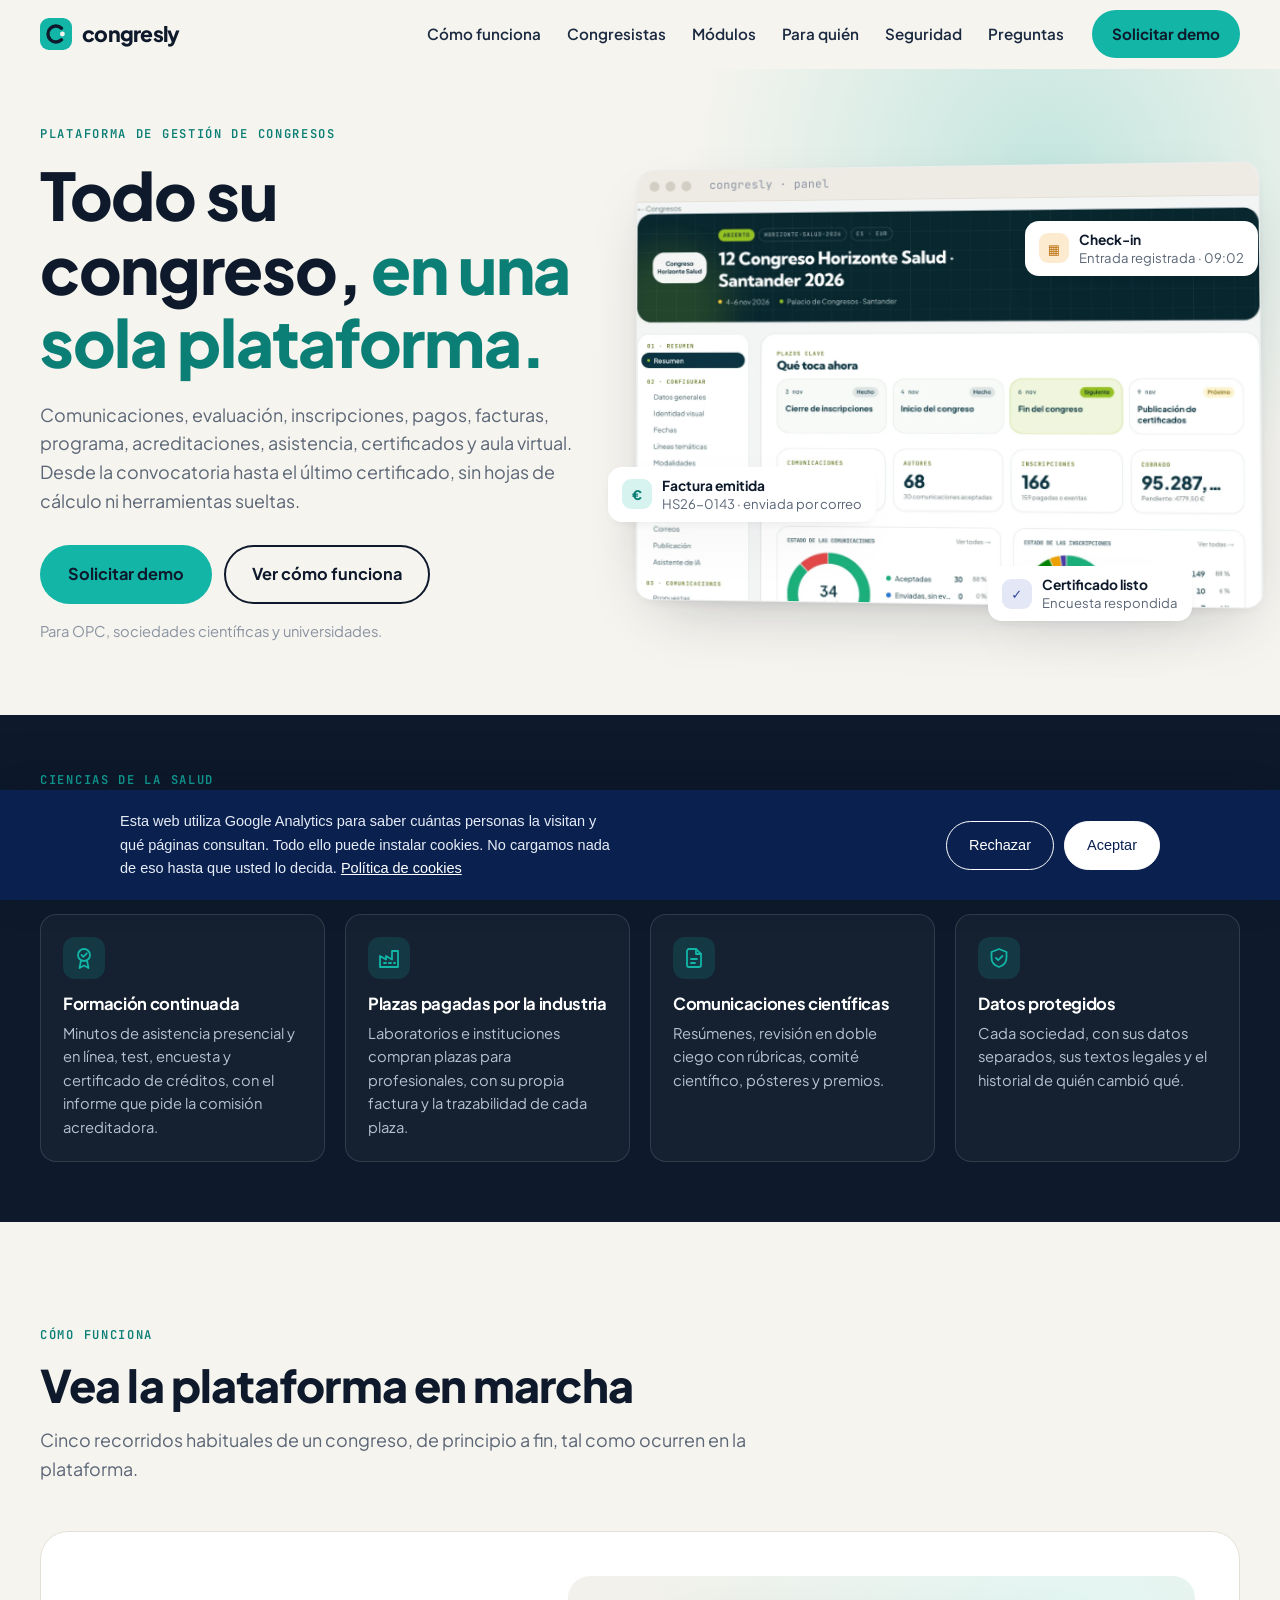
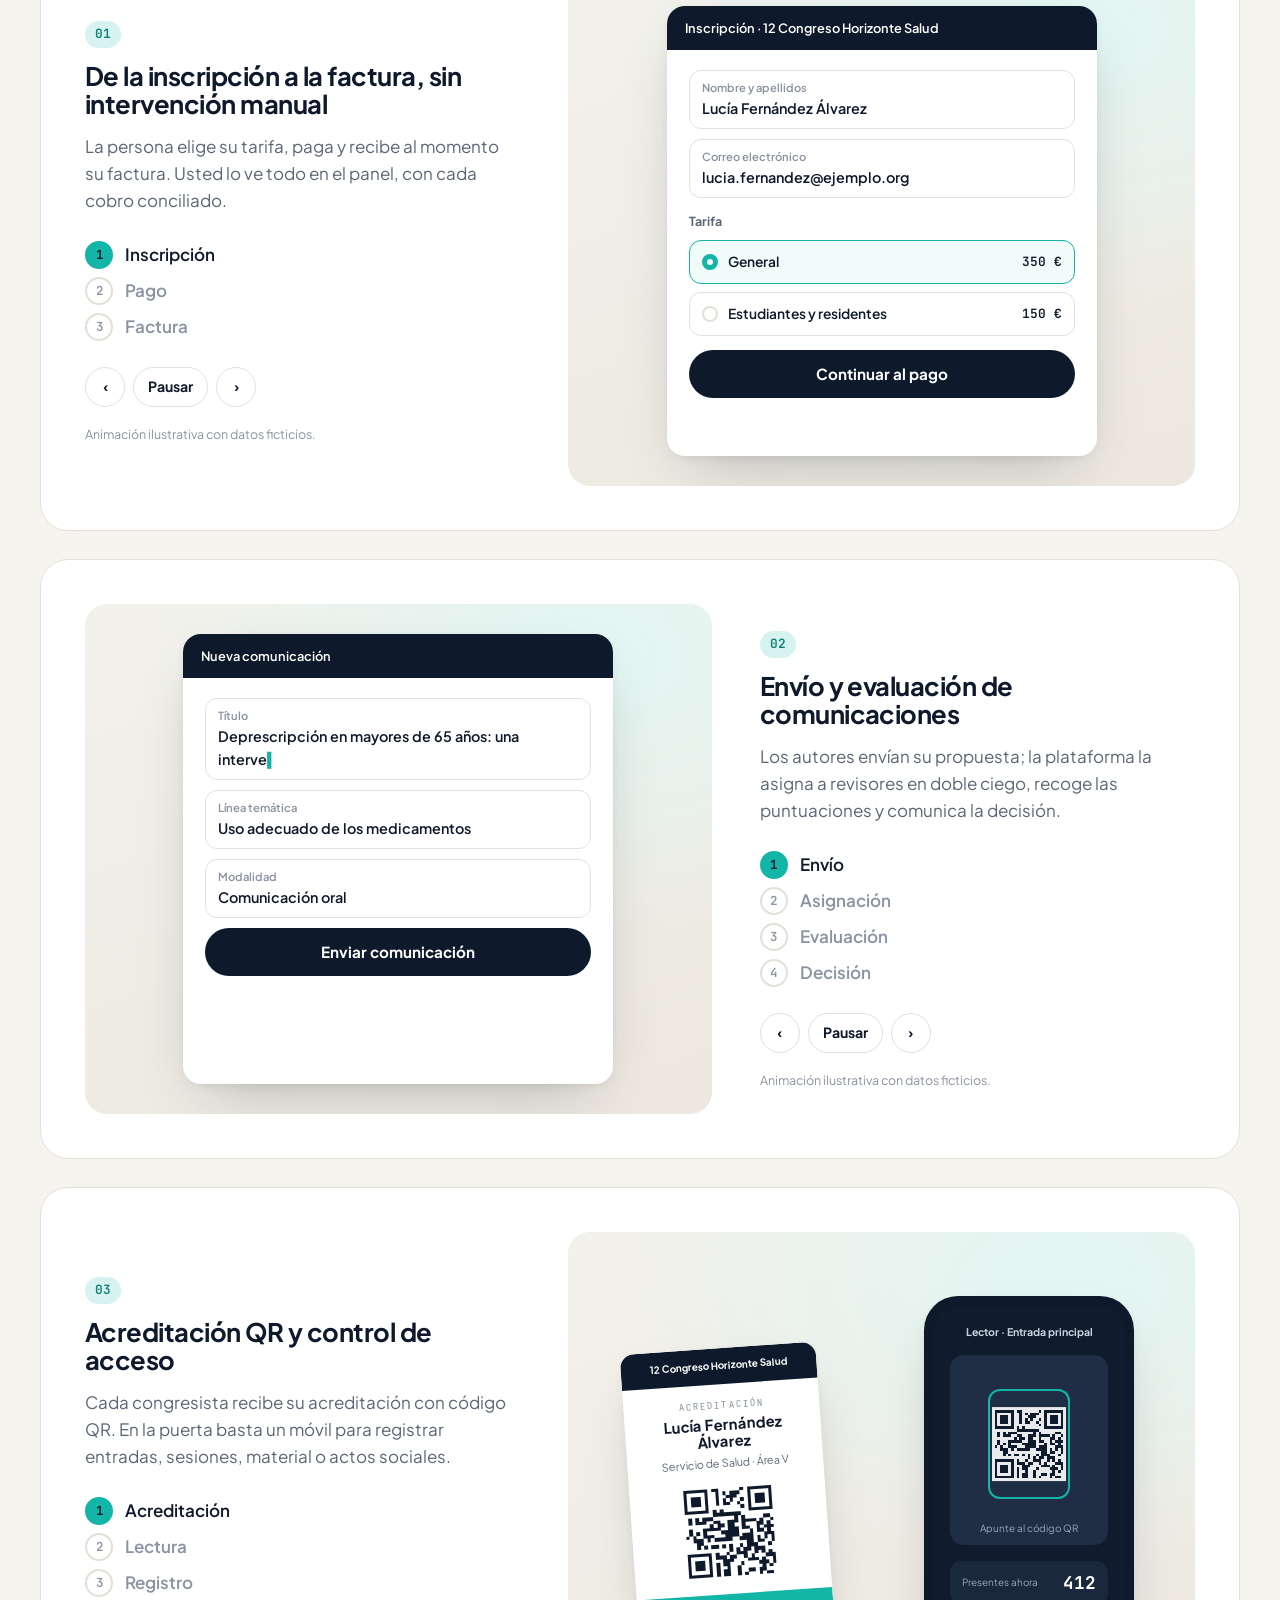
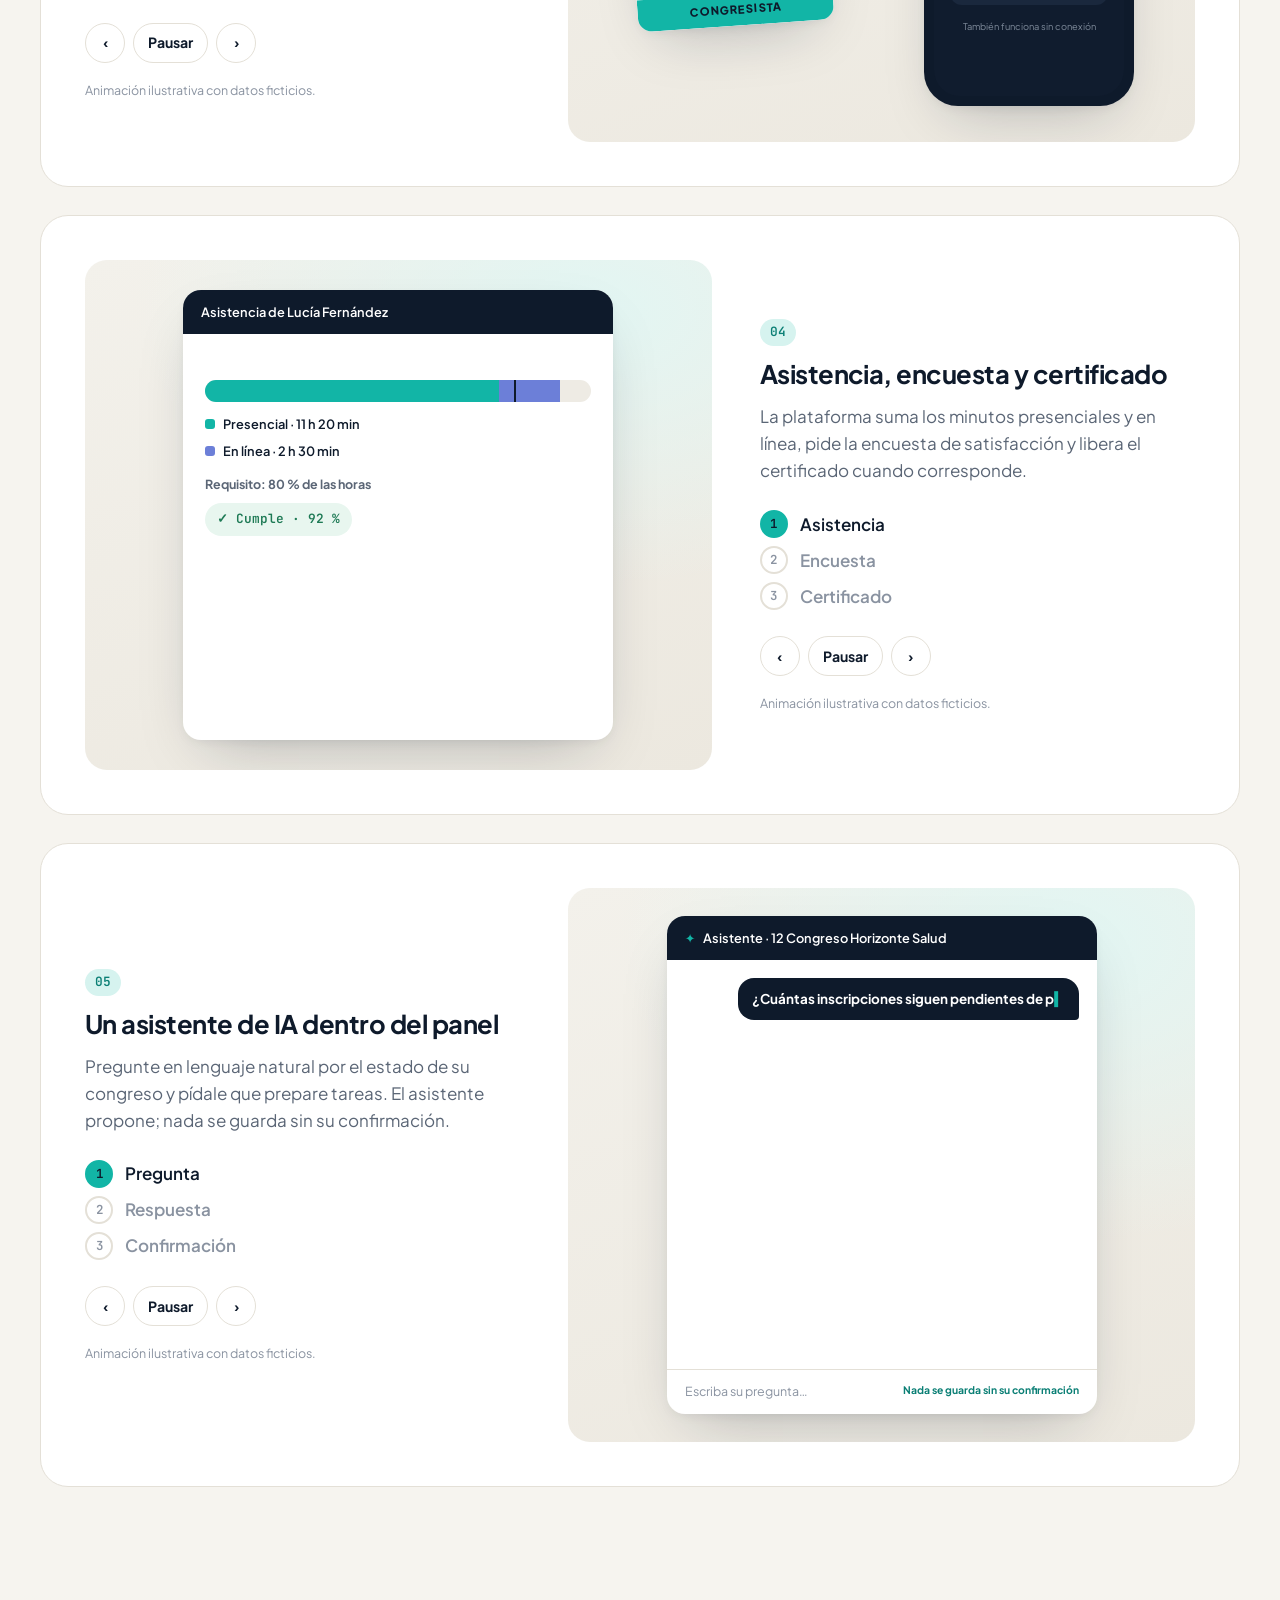
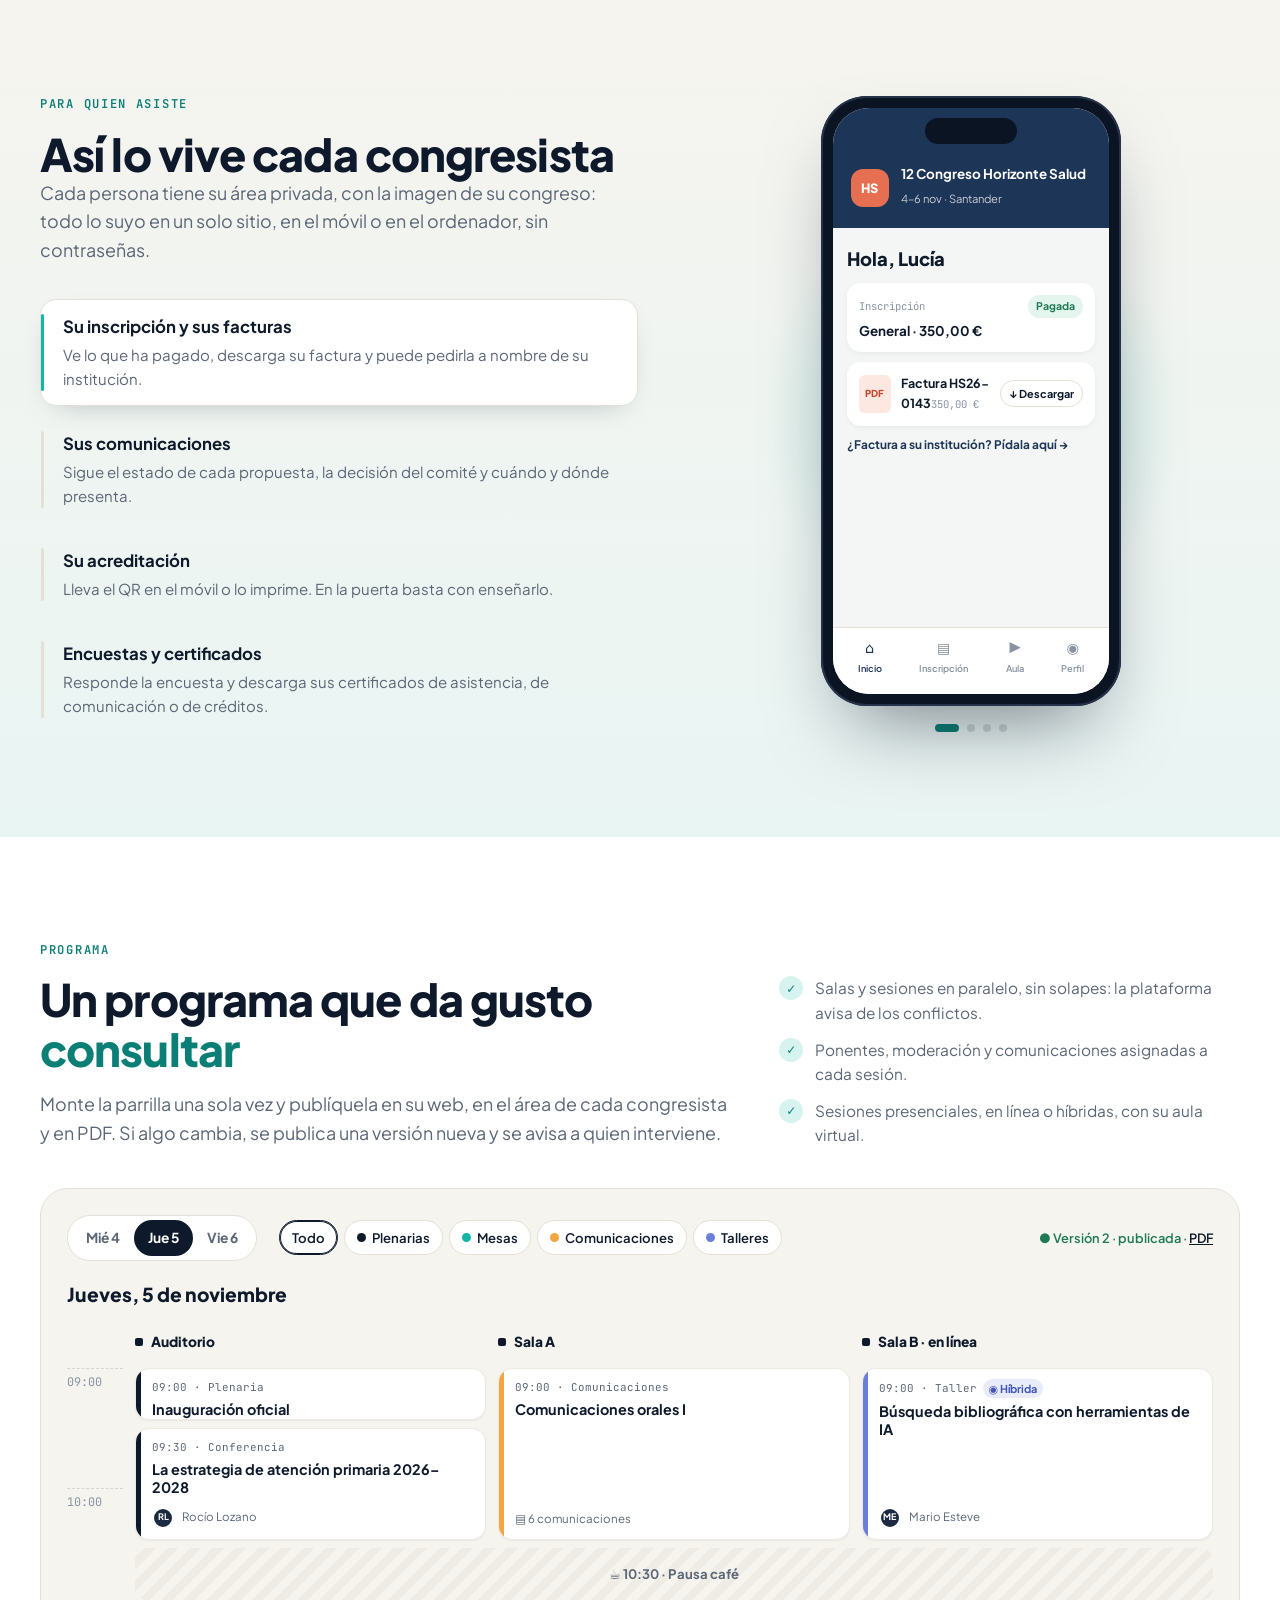
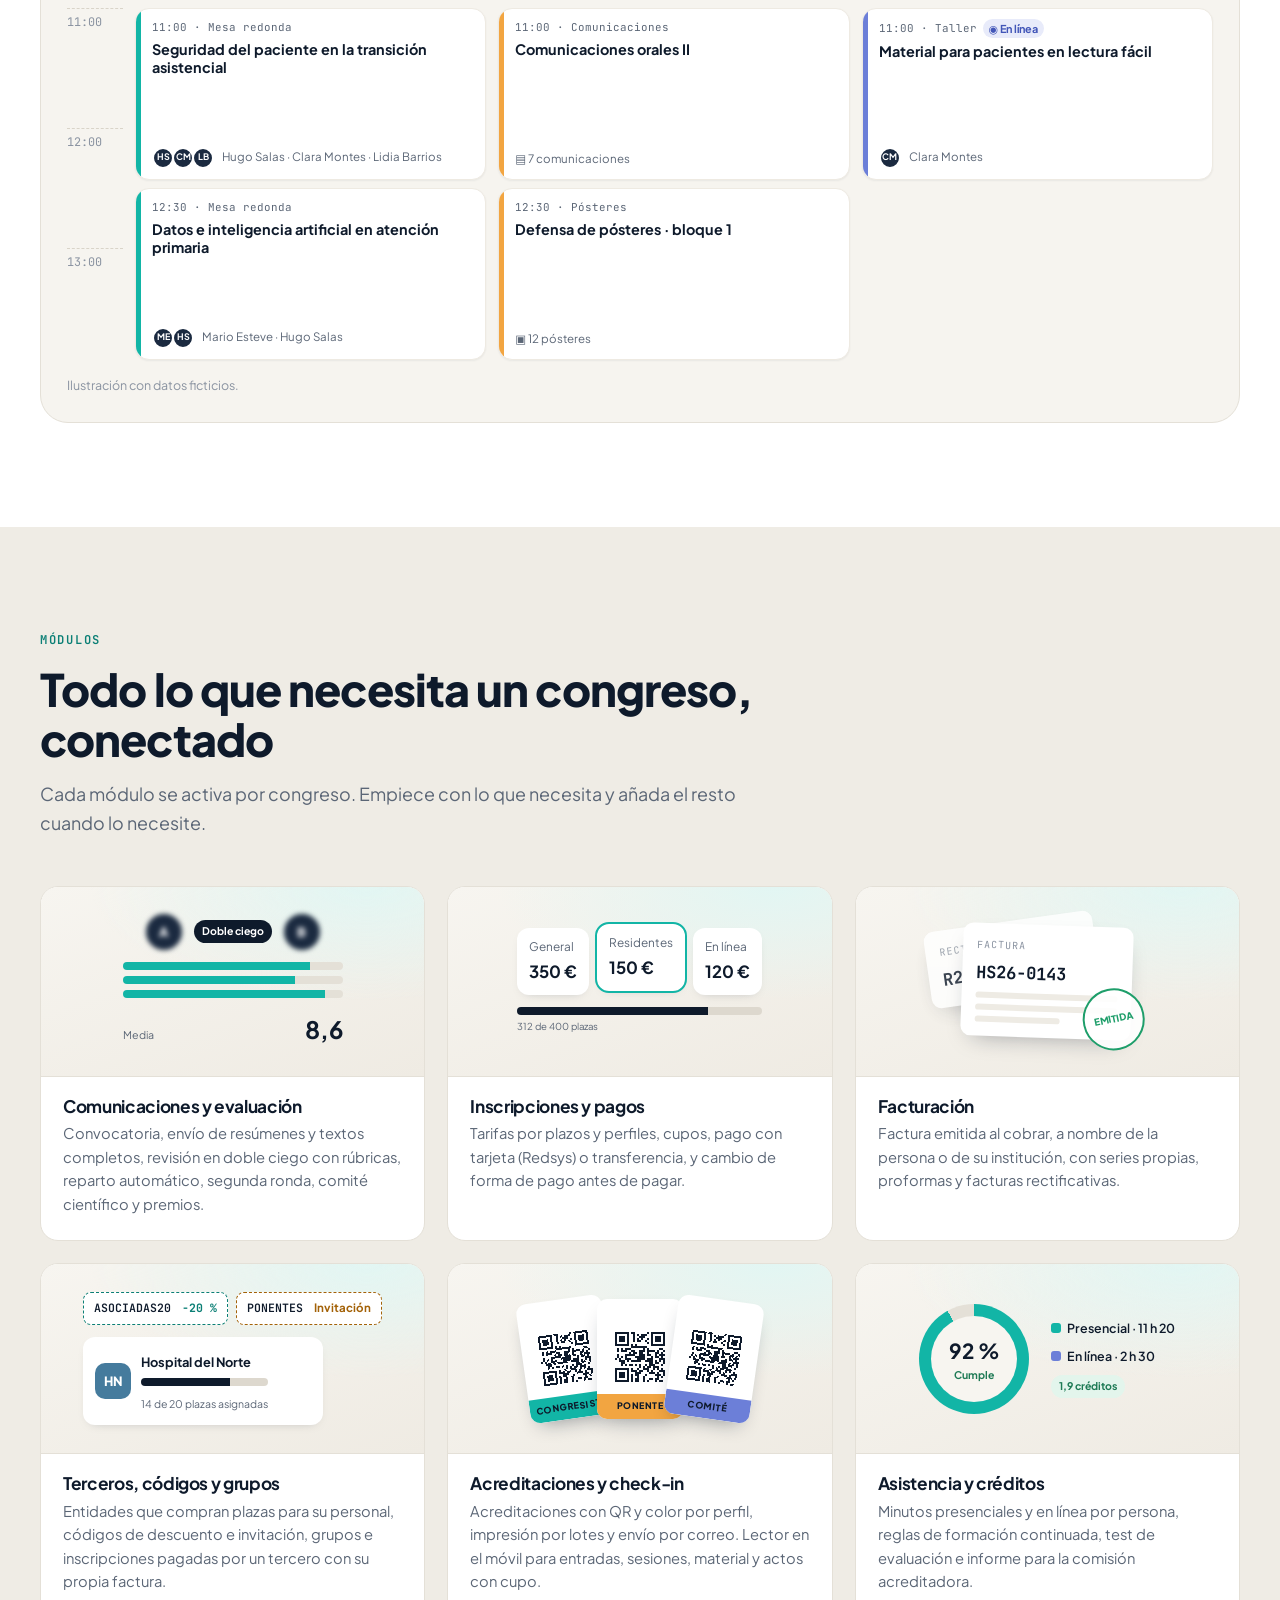
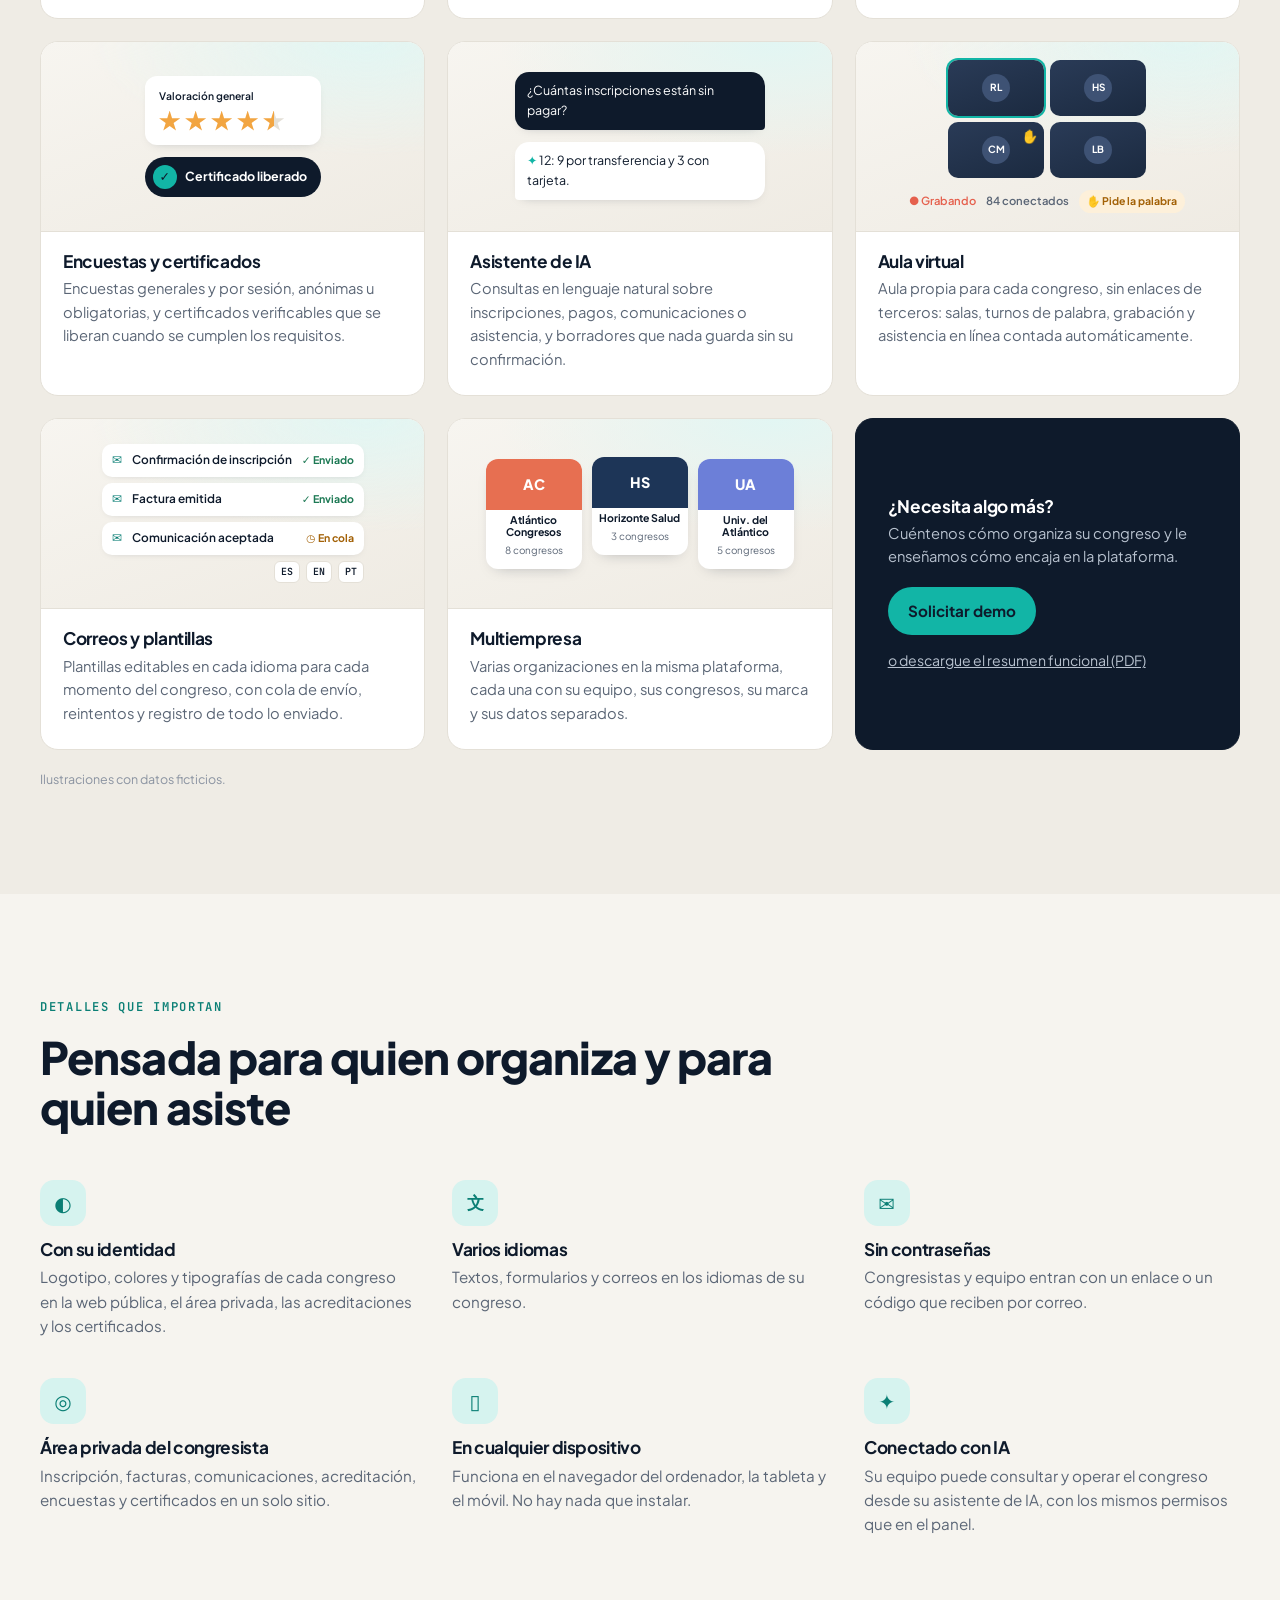
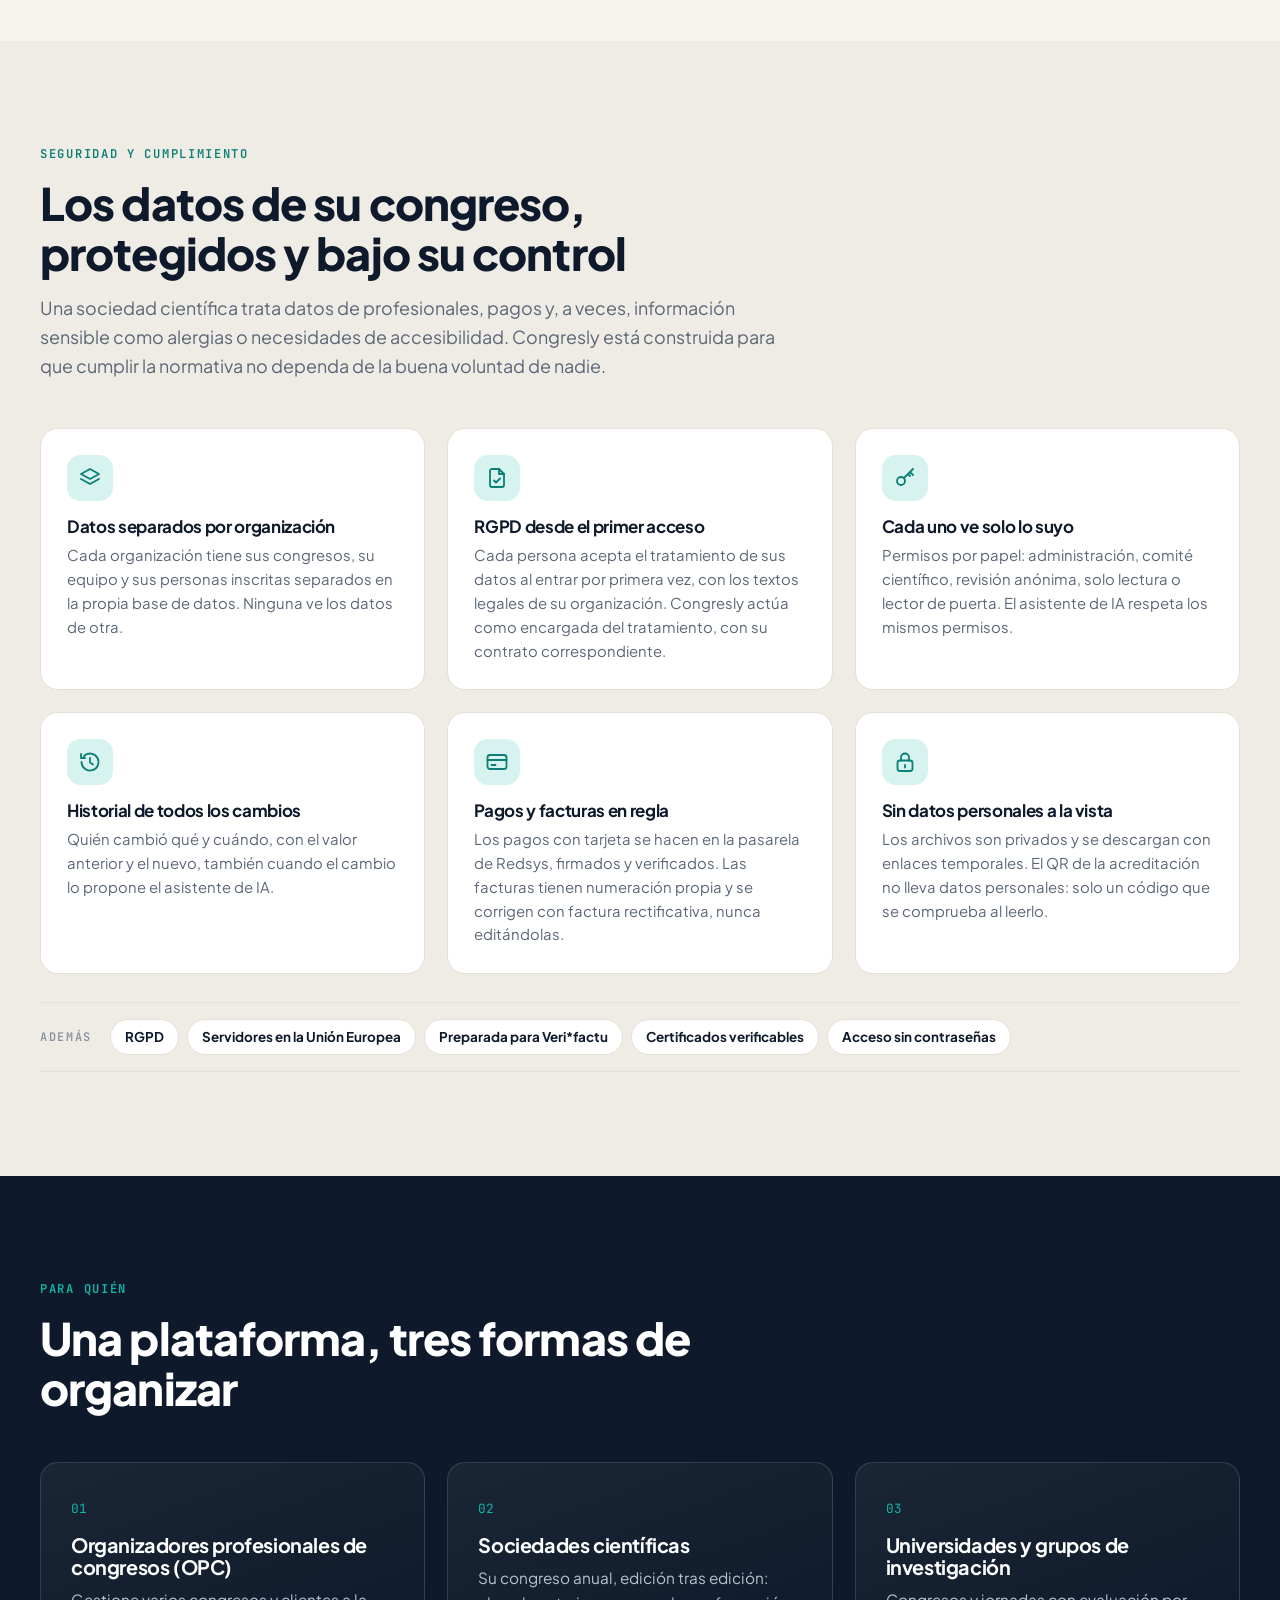
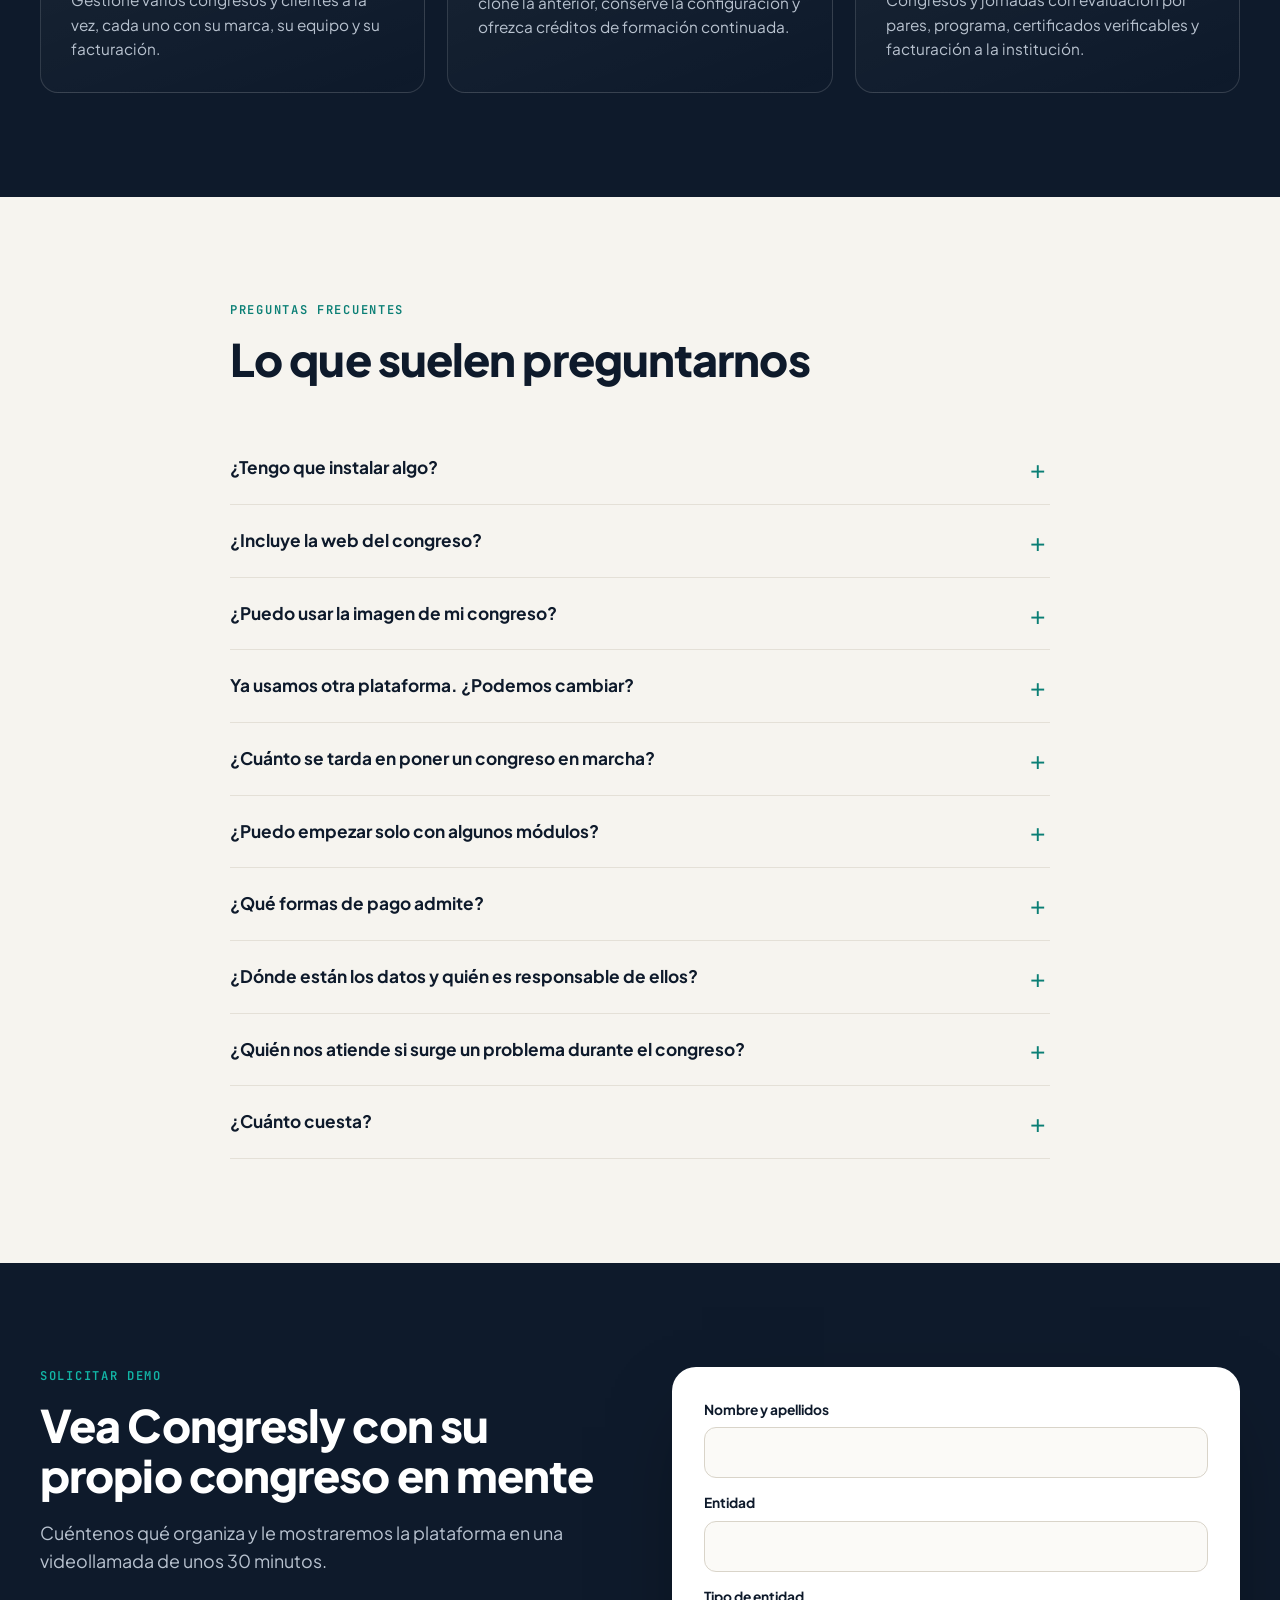
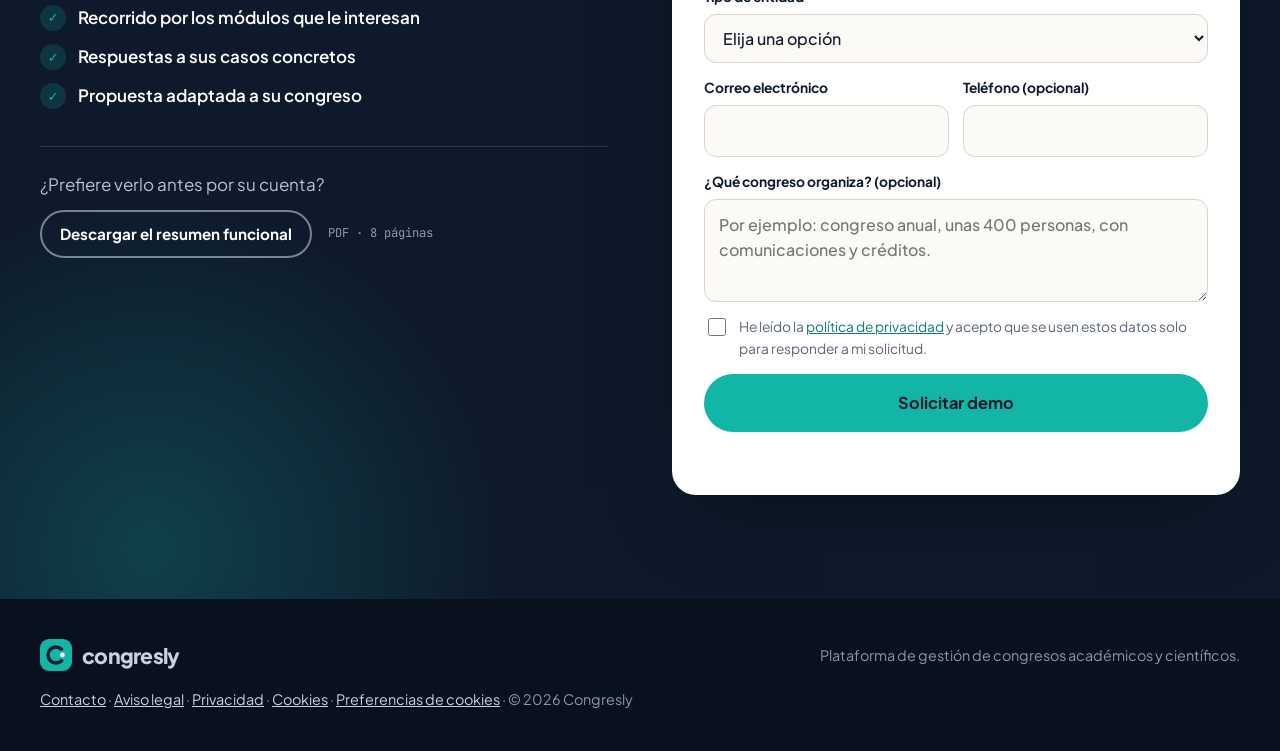
<file: index.html>
<!doctype html>
<html lang="es">
<head>
<meta charset="utf-8">
<meta name="viewport" content="width=device-width, initial-scale=1">
<title>Congresly · Plataforma de gestión de congresos académicos y científicos</title>
<meta name="description" content="Congresly reúne en una sola plataforma comunicaciones y evaluación, inscripciones, pagos, facturas, programa, acreditaciones QR, asistencia, encuestas, certificados y aula virtual. Solicite una demostración.">
<meta name="robots" content="index, follow, max-image-preview:large">
<link rel="canonical" href="https://www.congresly.com/">
<meta property="og:type" content="website">
<meta property="og:site_name" content="Congresly">
<meta property="og:locale" content="es_ES">
<meta property="og:title" content="Congresly · Todo su congreso, en una sola plataforma">
<meta property="og:description" content="Congresly reúne en una sola plataforma comunicaciones y evaluación, inscripciones, pagos, facturas, programa, acreditaciones QR, asistencia, encuestas, certificados y aula virtual. Solicite una demostración.">
<meta property="og:url" content="https://www.congresly.com/">
<meta property="og:image" content="https://www.congresly.com/og.png">
<meta property="og:image:width" content="1200">
<meta property="og:image:height" content="630">
<meta property="og:image:alt" content="Panel de Congresly con el resumen de un congreso">
<meta name="twitter:card" content="summary_large_image">
<meta name="theme-color" content="#0E1A2B">
<link rel="icon" href="favicon.svg" type="image/svg+xml">
<link rel="icon" href="favicon-32.png" sizes="32x32" type="image/png">
<link rel="apple-touch-icon" href="favicon-180.png">
<link rel="preconnect" href="https://fonts.googleapis.com">
<link rel="preconnect" href="https://fonts.gstatic.com" crossorigin>
<link href="https://fonts.googleapis.com/css2?family=Plus+Jakarta+Sans:wght@400;500;600;700;800&family=JetBrains+Mono:wght@500;600&display=swap" rel="stylesheet">
<link rel="stylesheet" href="estilos.css?v=20261105">
<script type="application/ld+json">
{"@context":"https://schema.org","@type":"SoftwareApplication","name":"Congresly","applicationCategory":"BusinessApplication","operatingSystem":"Web","description":"Congresly reúne en una sola plataforma comunicaciones y evaluación, inscripciones, pagos, facturas, programa, acreditaciones QR, asistencia, encuestas, certificados y aula virtual. Solicite una demostración.","url":"https://www.congresly.com/"}
</script>
</head>
<body>
<a class="saltar" href="#contenido">Ir al contenido</a>

<!-- ============ CABECERA ============ -->
<header class="cabecera" id="cabecera">
  <div class="envoltura cabecera__fila">
    <a class="marca" href="#" aria-label="Congresly, inicio">
      <svg class="marca__icono" viewBox="0 0 32 32" aria-hidden="true"><use href="#logo"/></svg>
      <span class="marca__nombre">congresly</span>
    </a>
    <nav class="menu" id="menu" aria-label="Principal">
      <a href="#como">Cómo funciona</a>
      <a href="#congresista">Congresistas</a>
      <a href="#modulos">Módulos</a>
      <a href="#para-quien">Para quién</a>
      <a href="#seguridad">Seguridad</a>
      <a href="#preguntas">Preguntas</a>
      <a class="boton boton--acento menu__cta" href="#demo">Solicitar demo</a>
    </nav>
    <a class="boton boton--acento cabecera__cta" href="#demo">Solicitar demo</a>
    <button class="hamburguesa" id="hamburguesa" aria-controls="menu" aria-expanded="false" data-abrir="Abrir el menú" data-cerrar="Cerrar el menú" aria-label="Abrir el menú"><span></span><span></span></button>
  </div>
</header>

<main id="contenido">

<!-- ============ PORTADA ============ -->
<section class="portada">
  <div class="envoltura portada__rejilla">
    <div class="portada__texto">
      <p class="rotulo">Plataforma de gestión de congresos</p>
      <h1>Todo su congreso, <em>en una sola plataforma.</em></h1>
      <p class="entradilla">Comunicaciones, evaluación, inscripciones, pagos, facturas, programa, acreditaciones, asistencia, certificados y aula virtual. Desde la convocatoria hasta el último certificado, sin hojas de cálculo ni herramientas sueltas.</p>
      <div class="portada__botones">
        <a class="boton boton--acento boton--grande" href="#demo">Solicitar demo</a>
        <a class="boton boton--linea boton--grande" href="#como">Ver cómo funciona</a>
      </div>
      <p class="portada__nota">Para OPC, sociedades científicas y universidades.</p>
    </div>
    <div class="portada__visual">
      <figure class="navegador navegador--portada">
        <div class="navegador__barra" aria-hidden="true"><i></i><i></i><i></i><span>congresly · panel</span></div>
        <img src="img/panel-resumen.webp" width="1400" height="920" alt="Resumen de un congreso en el panel de Congresly: qué toca ahora, comunicaciones, inscripciones y cobros" fetchpriority="high">
      </figure>
      <div class="flotante flotante--1" aria-hidden="true"><b class="punto punto--ok"></b><div><strong>Factura emitida</strong><span>HS26-0143 · enviada por correo</span></div></div>
      <div class="flotante flotante--2" aria-hidden="true"><b class="punto punto--qr"></b><div><strong>Check-in</strong><span>Entrada registrada · 09:02</span></div></div>
      <div class="flotante flotante--3" aria-hidden="true"><b class="punto punto--cert"></b><div><strong>Certificado listo</strong><span>Encuesta respondida</span></div></div>
    </div>
  </div>
</section>

<!-- ============ CIENCIAS DE LA SALUD ============ -->
<section class="salud" id="salud">
  <div class="envoltura">
    <div class="salud__cabeza">
      <div>
        <p class="rotulo rotulo--claro">Ciencias de la salud</p>
        <h2 class="salud__titulo">Pensada para los congresos de las sociedades médicas y sanitarias</h2>
      </div>
      <a class="salud__enlace" href="#seguridad">Cómo protegemos los datos <span aria-hidden="true">→</span></a>
    </div>
    <div class="salud__rejilla">
      <div class="salud__bloque"><span class="salud__icono"><svg class="icono" aria-hidden="true"><use href="#i-creditos"/></svg></span><h3>Formación continuada</h3><p>Minutos de asistencia presencial y en línea, test, encuesta y certificado de créditos, con el informe que pide la comisión acreditadora.</p></div>
      <div class="salud__bloque"><span class="salud__icono"><svg class="icono" aria-hidden="true"><use href="#i-industria"/></svg></span><h3>Plazas pagadas por la industria</h3><p>Laboratorios e instituciones compran plazas para profesionales, con su propia factura y la trazabilidad de cada plaza.</p></div>
      <div class="salud__bloque"><span class="salud__icono"><svg class="icono" aria-hidden="true"><use href="#i-comunicacion"/></svg></span><h3>Comunicaciones científicas</h3><p>Resúmenes, revisión en doble ciego con rúbricas, comité científico, pósteres y premios.</p></div>
      <div class="salud__bloque"><span class="salud__icono"><svg class="icono" aria-hidden="true"><use href="#i-escudo"/></svg></span><h3>Datos protegidos</h3><p>Cada sociedad, con sus datos separados, sus textos legales y el historial de quién cambió qué.</p></div>
    </div>
  </div>
</section>

<!-- ============ CÓMO FUNCIONA (mini-demostraciones) ============ -->
<section class="seccion" id="como">
  <div class="envoltura">
    <header class="seccion__cabeza">
      <p class="rotulo">Cómo funciona</p>
      <h2>Vea la plataforma en marcha</h2>
      <p class="entradilla">Cinco recorridos habituales de un congreso, de principio a fin, tal como ocurren en la plataforma.</p>
    </header>


    <div class="demos">
    <!-- Demo 1: inscripción → pago → factura -->
    <div class="demo" id="d1" data-pasos="3" data-tiempos="3800,4200,4400">
      <div class="demo__texto">
        <span class="demo__num">01</span><h3>De la inscripción a la factura, sin intervención manual</h3>
        <p>La persona elige su tarifa, paga y recibe al momento su factura. Usted lo ve todo en el panel, con cada cobro conciliado.</p>
        <ol class="demo__pasos"><li>Inscripción</li><li>Pago</li><li>Factura</li></ol>
        <div class="demo__mandos"><button class="mando" data-accion="anterior" aria-label="Paso anterior">‹</button><button class="mando mando--pausa" data-accion="pausa" data-pausa="Pausar" data-seguir="Reanudar">Pausar</button><button class="mando" data-accion="siguiente" aria-label="Paso siguiente">›</button></div>
        <p class="demo__aviso">Animación ilustrativa con datos ficticios.</p>
      </div>
      <div class="escenario" aria-hidden="true">
        <div class="ventana">
          <div class="ventana__cabeza">Inscripción · 12 Congreso Horizonte Salud</div>
          <div class="capa capa--p1">
            <label class="campo"><span>Nombre y apellidos</span><b class="escribe" data-texto="Lucía Fernández Álvarez"></b></label>
            <label class="campo"><span>Correo electrónico</span><b class="escribe" data-texto="lucia.fernandez@ejemplo.org" data-retraso="900"></b></label>
            <p class="campo__titulo">Tarifa</p>
            <div class="opciones">
              <div class="opcion opcion--elegida"><i></i>General<em>350 €</em></div>
              <div class="opcion"><i></i>Estudiantes y residentes<em>150 €</em></div>
            </div>
            <div class="boton boton--tinta boton--bloque pulsa">Continuar al pago</div>
          </div>
          <div class="capa capa--p2">
            <p class="campo__titulo">Forma de pago</p>
            <div class="pagos">
              <div class="pago pago--elegido"><span class="pago__icono pago__icono--tarjeta"></span>Tarjeta</div>
              <div class="pago"><span class="pago__icono pago__icono--banco"></span>Transferencia</div>
            </div>
            <div class="tarjeta-pago"><span>•••• •••• •••• 4242</span><span>12/28</span></div>
            <div class="total"><span>Total</span><strong>350,00 €</strong></div>
            <div class="boton boton--acento boton--bloque pago-boton"><span class="pago-boton__a">Pagar 350,00 €</span><span class="pago-boton__b"><i class="girar"></i>Procesando el pago…</span><span class="pago-boton__c">✓ Pago aceptado</span></div>
          </div>
          <div class="capa capa--p3">
            <div class="factura">
              <div class="factura__cabeza"><div><small>Factura</small><strong>HS26-0143</strong></div><span class="sello">Emitida automáticamente</span></div>
              <div class="factura__linea"><span>Inscripción · General</span><span>289,26 €</span></div>
              <div class="factura__linea factura__linea--suave"><span>Base imponible</span><span>289,26 €</span></div>
              <div class="factura__linea factura__linea--suave"><span>IVA 21 %</span><span>60,74 €</span></div>
              <div class="factura__linea factura__linea--total"><span>Total</span><span>350,00 €</span></div>
            </div>
            <p class="aviso-ok aparece" style="--r:.5s">✉ Enviada por correo a la congresista</p>
            <p class="aviso-ok aparece" style="--r:1.1s">◉ En el panel: inscripción pagada y conciliada</p>
          </div>
        </div>
      </div>
    </div>

    <!-- Demo 2: comunicaciones -->
    <div class="demo demo--inversa" id="d2" data-pasos="4" data-tiempos="3800,3200,3800,4200">
      <div class="demo__texto">
        <span class="demo__num">02</span><h3>Envío y evaluación de comunicaciones</h3>
        <p>Los autores envían su propuesta; la plataforma la asigna a revisores en doble ciego, recoge las puntuaciones y comunica la decisión.</p>
        <ol class="demo__pasos"><li>Envío</li><li>Asignación</li><li>Evaluación</li><li>Decisión</li></ol>
        <div class="demo__mandos"><button class="mando" data-accion="anterior" aria-label="Paso anterior">‹</button><button class="mando mando--pausa" data-accion="pausa" data-pausa="Pausar" data-seguir="Reanudar">Pausar</button><button class="mando" data-accion="siguiente" aria-label="Paso siguiente">›</button></div>
        <p class="demo__aviso">Animación ilustrativa con datos ficticios.</p>
      </div>
      <div class="escenario" aria-hidden="true">
        <div class="ventana">
          <div class="ventana__cabeza">Nueva comunicación</div>
          <div class="capa capa--p1">
            <label class="campo campo--alto"><span>Título</span><b class="escribe" data-texto="Deprescripción en mayores de 65 años: una intervención comunitaria"></b></label>
            <label class="campo"><span>Línea temática</span><b>Uso adecuado de los medicamentos</b></label>
            <label class="campo"><span>Modalidad</span><b>Comunicación oral</b></label>
            <div class="boton boton--tinta boton--bloque pulsa">Enviar comunicación</div>
          </div>
          <div class="capa capa--p2">
            <div class="ficha"><span class="etiqueta">Recibida · CO-027</span><strong>Deprescripción en mayores de 65 años: una intervención comunitaria</strong></div>
            <p class="campo__titulo">Asignación automática <span class="etiqueta etiqueta--tinta">Doble ciego</span></p>
            <div class="revisores">
              <div class="revisor aparece" style="--r:.4s"><i>A</i>Revisor A</div>
              <div class="revisor aparece" style="--r:.9s"><i>B</i>Revisora B</div>
            </div>
            <div class="flechas"><span></span><span></span></div>
          </div>
          <div class="capa capa--p3">
            <div class="ficha"><span class="etiqueta">CO-027</span><strong>Deprescripción en mayores de 65 años: una intervención comunitaria</strong></div>
            <div class="barras">
              <div class="barra"><span>Originalidad</span><i style="--v:86%"></i><b>8,5</b></div>
              <div class="barra"><span>Metodología</span><i style="--v:82%"></i><b>8,2</b></div>
              <div class="barra"><span>Relevancia</span><i style="--v:92%"></i><b>9,1</b></div>
            </div>
            <div class="total"><span>Media</span><strong>8,6</strong></div>
          </div>
          <div class="capa capa--p4">
            <div class="decision"><span class="decision__icono">✓</span><div><strong>Aceptada</strong><span>Comunicación oral · Sala A, jueves 10:30</span></div></div>
            <p class="aviso-ok aparece" style="--r:.6s">✉ Notificación enviada a los autores</p>
          </div>
        </div>
      </div>
    </div>

    <!-- Demo 3: acreditación QR -->
    <div class="demo" id="d3" data-pasos="3" data-tiempos="3400,3000,4600">
      <div class="demo__texto">
        <span class="demo__num">03</span><h3>Acreditación QR y control de acceso</h3>
        <p>Cada congresista recibe su acreditación con código QR. En la puerta basta un móvil para registrar entradas, sesiones, material o actos sociales.</p>
        <ol class="demo__pasos"><li>Acreditación</li><li>Lectura</li><li>Registro</li></ol>
        <div class="demo__mandos"><button class="mando" data-accion="anterior" aria-label="Paso anterior">‹</button><button class="mando mando--pausa" data-accion="pausa" data-pausa="Pausar" data-seguir="Reanudar">Pausar</button><button class="mando" data-accion="siguiente" aria-label="Paso siguiente">›</button></div>
        <p class="demo__aviso">Animación ilustrativa con datos ficticios.</p>
      </div>
      <div class="escenario escenario--qr" aria-hidden="true">
        <div class="acreditacion">
          <div class="acreditacion__franja">12 Congreso Horizonte Salud</div>
          <div class="acreditacion__cuerpo">
            <small>Acreditación</small>
            <strong>Lucía Fernández Álvarez</strong>
            <span>Servicio de Salud · Área V</span>
            <div class="qr"></div>
          </div>
          <div class="acreditacion__rol">Congresista</div>
        </div>
        <div class="movil">
          <div class="movil__pantalla">
            <div class="movil__cabeza">Lector · Entrada principal</div>
            <div class="visor"><div class="visor__marco"></div><div class="visor__linea"></div><div class="qr qr--peq"></div><p>Apunte al código QR</p></div>
            <div class="lectura-ok"><span>✓</span><strong>Entrada registrada</strong><small>Lucía Fernández · 09:02</small></div>
            <div class="contador"><small>Presentes ahora</small><b class="contador__a">412</b><b class="contador__b">413</b></div>
            <p class="movil__nota">También funciona sin conexión</p>
          </div>
        </div>
      </div>
    </div>

    <!-- Demo 4: asistencia → encuesta → certificado -->
    <div class="demo demo--inversa" id="d4" data-pasos="3" data-tiempos="3800,4000,4600">
      <div class="demo__texto">
        <span class="demo__num">04</span><h3>Asistencia, encuesta y certificado</h3>
        <p>La plataforma suma los minutos presenciales y en línea, pide la encuesta de satisfacción y libera el certificado cuando corresponde.</p>
        <ol class="demo__pasos"><li>Asistencia</li><li>Encuesta</li><li>Certificado</li></ol>
        <div class="demo__mandos"><button class="mando" data-accion="anterior" aria-label="Paso anterior">‹</button><button class="mando mando--pausa" data-accion="pausa" data-pausa="Pausar" data-seguir="Reanudar">Pausar</button><button class="mando" data-accion="siguiente" aria-label="Paso siguiente">›</button></div>
        <p class="demo__aviso">Animación ilustrativa con datos ficticios.</p>
      </div>
      <div class="escenario" aria-hidden="true">
        <div class="ventana">
          <div class="ventana__cabeza">Asistencia de Lucía Fernández</div>
          <div class="capa capa--p1">
            <div class="asistencia">
              <div class="asistencia__barra"><i class="asistencia__pres"></i><i class="asistencia__linea"></i><span class="asistencia__umbral"></span></div>
              <div class="leyenda"><span><i class="l-pres"></i>Presencial · 11 h 20 min</span><span><i class="l-lin"></i>En línea · 2 h 30 min</span></div>
              <p class="campo__titulo">Requisito: 80 % de las horas</p>
              <span class="etiqueta etiqueta--ok aparece" style="--r:2.2s">✓ Cumple · 92 %</span>
            </div>
          </div>
          <div class="capa capa--p2">
            <p class="campo__titulo">Encuesta de satisfacción <span class="etiqueta">Respuestas anónimas</span></p>
            <div class="pregunta"><span>Valoración general del congreso</span><div class="estrellas estrellas--1"><i></i><i></i><i></i><i></i><i></i></div></div>
            <div class="pregunta"><span>Utilidad para su práctica</span><div class="estrellas estrellas--2"><i></i><i></i><i></i><i></i><i></i></div></div>
            <div class="boton boton--tinta boton--bloque pulsa pulsa--tarde">Enviar respuestas</div>
          </div>
          <div class="capa capa--p3">
            <div class="certificado">
              <div class="certificado__sello">✓</div>
              <strong>Certificado de asistencia</strong>
              <span>12 Congreso Horizonte Salud · 4 al 6 de noviembre</span>
              <div class="certificado__estado"><s>Responda antes la encuesta</s></div>
              <div class="boton boton--acento boton--bloque aparece" style="--r:.8s">↓ Descargar certificado (PDF)</div>
              <small class="aparece" style="--r:1.2s">Con código de verificación</small>
            </div>
          </div>
        </div>
      </div>
    </div>

    <!-- Demo 5: asistente de IA -->
    <div class="demo" id="d5" data-pasos="3" data-tiempos="3600,4400,5200">
      <div class="demo__texto">
        <span class="demo__num">05</span><h3>Un asistente de IA dentro del panel</h3>
        <p>Pregunte en lenguaje natural por el estado de su congreso y pídale que prepare tareas. El asistente propone; nada se guarda sin su confirmación.</p>
        <ol class="demo__pasos"><li>Pregunta</li><li>Respuesta</li><li>Confirmación</li></ol>
        <div class="demo__mandos"><button class="mando" data-accion="anterior" aria-label="Paso anterior">‹</button><button class="mando mando--pausa" data-accion="pausa" data-pausa="Pausar" data-seguir="Reanudar">Pausar</button><button class="mando" data-accion="siguiente" aria-label="Paso siguiente">›</button></div>
        <p class="demo__aviso">Animación ilustrativa con datos ficticios.</p>
      </div>
      <div class="escenario" aria-hidden="true">
        <div class="ventana ventana--chat">
          <div class="ventana__cabeza"><span class="destello">✦</span> Asistente · 12 Congreso Horizonte Salud</div>
          <div class="chat">
            <div class="burbuja burbuja--yo"><b class="escribe" data-texto="¿Cuántas inscripciones siguen pendientes de pago?"></b></div>
            <div class="burbuja burbuja--ia burbuja--r1"><span class="puntos"><i></i><i></i><i></i></span><p>Hay <strong>12 inscripciones pendientes</strong>: 9 por transferencia y 3 con tarjeta sin completar. La más antigua es de hace 18 días.</p></div>
            <div class="burbuja burbuja--ia burbuja--r2"><p>¿Quiere que prepare un borrador de correo para recordar el pago a estas 12 personas?</p>
              <div class="accion"><span>Borrador: «Recordatorio de pago»</span><div><em class="accion__no">Cancelar</em><em class="accion__si">Guardar borrador</em></div></div>
            </div>
            <div class="burbuja burbuja--ok">✓ Borrador guardado en Correos, listo para que lo revise.</div>
          </div>
          <div class="chat__entrada"><span>Escriba su pregunta…</span><small>Nada se guarda sin su confirmación</small></div>
        </div>
      </div>
    </div>
    </div>
  </div>
</section>

<!-- ============ ASÍ LO VIVE EL CONGRESISTA ============ -->
<section class="seccion seccion--persona" id="congresista">
  <div class="envoltura persona">
    <div class="persona__texto">
      <p class="rotulo">Para quien asiste</p>
      <h2>Así lo vive cada congresista</h2>
      <p class="entradilla">Cada persona tiene su área privada, con la imagen de su congreso: todo lo suyo en un solo sitio, en el móvil o en el ordenador, sin contraseñas.</p>
      <ol class="persona__lista" id="persona-lista">
        <li><button type="button" data-pantalla="1" aria-pressed="true"><strong>Su inscripción y sus facturas</strong><span>Ve lo que ha pagado, descarga su factura y puede pedirla a nombre de su institución.</span></button></li>
        <li><button type="button" data-pantalla="2" aria-pressed="false"><strong>Sus comunicaciones</strong><span>Sigue el estado de cada propuesta, la decisión del comité y cuándo y dónde presenta.</span></button></li>
        <li><button type="button" data-pantalla="3" aria-pressed="false"><strong>Su acreditación</strong><span>Lleva el QR en el móvil o lo imprime. En la puerta basta con enseñarlo.</span></button></li>
        <li><button type="button" data-pantalla="4" aria-pressed="false"><strong>Encuestas y certificados</strong><span>Responde la encuesta y descarga sus certificados de asistencia, de comunicación o de créditos.</span></button></li>
      </ol>
    </div>
    <div class="persona__visual" aria-hidden="true">
      <div class="telefono" id="telefono" data-pantalla="1">
        <div class="telefono__isla"></div>
        <div class="telefono__pantalla">
          <div class="area-cab">
            <span class="area-cab__logo">HS</span>
            <div><strong>12 Congreso Horizonte Salud</strong><small>4–6 nov · Santander</small></div>
          </div>
          <div class="area-cuerpo">
            <!-- 1 · Inscripción y factura -->
            <div class="pant pant--1">
              <p class="area-hola">Hola, Lucía</p>
              <div class="tarj">
                <div class="tarj__fila"><small>Inscripción</small><span class="chip chip--ok">Pagada</span></div>
                <strong>General · 350,00 €</strong>
              </div>
              <div class="tarj tarj--doc">
                <span class="doc-ico">PDF</span>
                <div><strong>Factura HS26-0143</strong><small>350,00 €</small></div>
                <span class="mini-boton">↓ Descargar</span>
              </div>
              <p class="area-enlace">¿Factura a su institución? Pídala aquí →</p>
            </div>
            <!-- 2 · Comunicaciones -->
            <div class="pant pant--2">
              <p class="area-titulo">Mis comunicaciones</p>
              <div class="tarj">
                <div class="tarj__fila"><small>CO-027</small><span class="chip chip--ok">Aceptada</span></div>
                <strong>Deprescripción en mayores de 65 años: una intervención comunitaria</strong>
                <p class="tarj__nota">◷ Presenta el jueves 5 a las 11:20 · Sala A</p>
              </div>
              <div class="tarj">
                <div class="tarj__fila"><small>CO-031</small><span class="chip chip--espera">En evaluación</span></div>
                <strong>Talleres de inhaladores en asociaciones de pacientes</strong>
              </div>
            </div>
            <!-- 3 · Acreditación -->
            <div class="pant pant--3">
              <div class="pase">
                <div class="pase__cab">12 Congreso Horizonte Salud</div>
                <strong>Lucía Fernández Álvarez</strong>
                <small>Servicio de Salud · Área V</small>
                <div class="qr pase__qr"></div>
                <span class="pase__rol">Congresista</span>
              </div>
              <p class="area-enlace area-enlace--centro">Enséñelo en la puerta</p>
            </div>
            <!-- 4 · Encuesta y certificados -->
            <div class="pant pant--4">
              <p class="area-titulo">Certificados</p>
              <div class="tarj tarj--fila">
                <span>Encuesta de satisfacción</span><span class="chip chip--ok">✓ Respondida</span>
              </div>
              <div class="tarj tarj--doc"><span class="doc-ico doc-ico--cert">✓</span><div><strong>Certificado de asistencia</strong></div><span class="mini-boton">↓ PDF</span></div>
              <div class="tarj tarj--doc"><span class="doc-ico doc-ico--cert">✓</span><div><strong>Certificado de comunicación</strong></div><span class="mini-boton">↓ PDF</span></div>
              <div class="tarj tarj--doc"><span class="doc-ico doc-ico--cert">✓</span><div><strong>Créditos de formación continuada</strong></div><span class="mini-boton">↓ PDF</span></div>
            </div>
          </div>
          <nav class="area-nav"><span class="activo">⌂<small>Inicio</small></span><span>▤<small>Inscripción</small></span><span>▶<small>Aula</small></span><span>◉<small>Perfil</small></span></nav>
        </div>
      </div>
      <div class="persona__puntos"><i></i><i></i><i></i><i></i></div>
    </div>
  </div>
</section>

<!-- ============ PROGRAMA ============ -->
<section class="seccion seccion--programa" id="programa">
  <div class="envoltura">
    <div class="programa__cabeza">
      <header class="seccion__cabeza">
        <p class="rotulo">Programa</p>
        <h2>Un programa que da gusto <em>consultar</em></h2>
        <p class="entradilla">Monte la parrilla una sola vez y publíquela en su web, en el área de cada congresista y en PDF. Si algo cambia, se publica una versión nueva y se avisa a quien interviene.</p>
      </header>
      <ul class="programa__puntos">
        <li>Salas y sesiones en paralelo, sin solapes: la plataforma avisa de los conflictos.</li>
        <li>Ponentes, moderación y comunicaciones asignadas a cada sesión.</li>
        <li>Sesiones presenciales, en línea o híbridas, con su aula virtual.</li>
      </ul>
    </div>

    <div class="parrilla-marco">
      <div class="parrilla-barra">
        <div class="dias" aria-hidden="true"><span>Mié 4</span><span class="activo">Jue 5</span><span>Vie 6</span></div>
        <div class="filtros" id="filtros">
          <button type="button" data-filtro="" aria-pressed="true">Todo</button>
          <button type="button" data-filtro="plenaria" aria-pressed="false"><i class="t-plenaria"></i>Plenarias</button>
          <button type="button" data-filtro="mesa" aria-pressed="false"><i class="t-mesa"></i>Mesas</button>
          <button type="button" data-filtro="com" aria-pressed="false"><i class="t-com"></i>Comunicaciones</button>
          <button type="button" data-filtro="taller" aria-pressed="false"><i class="t-taller"></i>Talleres</button>
        </div>
        <span class="parrilla-version">● Versión 2 · publicada · <u>PDF</u></span>
      </div>
      <p class="parrilla-fecha">Jueves, 5 de noviembre</p>
      <div class="parrilla" id="parrilla">
        <div class="parrilla__sala" style="--c:2">Auditorio</div>
        <div class="parrilla__sala" style="--c:3">Sala A</div>
        <div class="parrilla__sala" style="--c:4">Sala B · en línea</div>
        <span class="hora" style="--f:2">09:00</span>
        <span class="hora" style="--f:4">10:00</span>
        <span class="hora" style="--f:6">11:00</span>
        <span class="hora" style="--f:8">12:00</span>
        <span class="hora" style="--f:10">13:00</span>

        <article class="ses ses--plenaria" data-tipo="plenaria" style="--c:2;--f:2;--h:1"><small>09:00 · Plenaria</small><strong>Inauguración oficial</strong><span class="ses__sala">Auditorio</span></article>
        <article class="ses ses--com" data-tipo="com" style="--c:3;--f:2;--h:3"><small>09:00 · Comunicaciones</small><strong>Comunicaciones orales I</strong><span class="ses__sala">Sala A</span><span class="ses__gente">▤ 6 comunicaciones</span></article>
        <article class="ses ses--taller" data-tipo="taller" style="--c:4;--f:2;--h:3"><small>09:00 · Taller <em class="ses__linea">◉ Híbrida</em></small><strong>Búsqueda bibliográfica con herramientas de IA</strong><span class="ses__sala">Sala B · en línea</span><span class="ses__gente"><i>ME</i>Mario Esteve</span></article>
        <article class="ses ses--plenaria" data-tipo="plenaria" style="--c:2;--f:3;--h:2"><small>09:30 · Conferencia</small><strong>La estrategia de atención primaria 2026–2028</strong><span class="ses__sala">Auditorio</span><span class="ses__gente"><i>RL</i>Rocío Lozano</span></article>
        <div class="ses-pausa" style="--f:5">☕ 10:30 · Pausa café</div>
        <article class="ses ses--mesa" data-tipo="mesa" style="--c:2;--f:6;--h:3"><small>11:00 · Mesa redonda</small><strong>Seguridad del paciente en la transición asistencial</strong><span class="ses__sala">Auditorio</span><span class="ses__gente"><i>HS</i><i>CM</i><i>LB</i>Hugo Salas · Clara Montes · Lidia Barrios</span></article>
        <article class="ses ses--com" data-tipo="com" style="--c:3;--f:6;--h:3"><small>11:00 · Comunicaciones</small><strong>Comunicaciones orales II</strong><span class="ses__sala">Sala A</span><span class="ses__gente">▤ 7 comunicaciones</span></article>
        <article class="ses ses--taller" data-tipo="taller" style="--c:4;--f:6;--h:3"><small>11:00 · Taller <em class="ses__linea">◉ En línea</em></small><strong>Material para pacientes en lectura fácil</strong><span class="ses__sala">Sala B · en línea</span><span class="ses__gente"><i>CM</i>Clara Montes</span></article>
        <article class="ses ses--mesa" data-tipo="mesa" style="--c:2;--f:9;--h:3"><small>12:30 · Mesa redonda</small><strong>Datos e inteligencia artificial en atención primaria</strong><span class="ses__sala">Auditorio</span><span class="ses__gente"><i>ME</i><i>HS</i>Mario Esteve · Hugo Salas</span></article>
        <article class="ses ses--com" data-tipo="com" style="--c:3;--f:9;--h:3"><small>12:30 · Pósteres</small><strong>Defensa de pósteres · bloque 1</strong><span class="ses__sala">Sala A</span><span class="ses__gente">▣ 12 pósteres</span></article>
      </div>
      <p class="demo__aviso">Ilustración con datos ficticios.</p>
    </div>
  </div>
</section>

<!-- ============ MÓDULOS ============ -->
<section class="seccion seccion--suave" id="modulos">
  <div class="envoltura">
    <header class="seccion__cabeza">
      <p class="rotulo">Módulos</p>
      <h2>Todo lo que necesita un congreso, conectado</h2>
      <p class="entradilla">Cada módulo se activa por congreso. Empiece con lo que necesita y añada el resto cuando lo necesite.</p>
    </header>
    <div class="modulos">

      <article class="modulo">
        <div class="vis vis--evaluacion" aria-hidden="true">
          <div class="vis-ciego"><span class="av av--borroso">A</span><span class="chip chip--tinta">Doble ciego</span><span class="av av--borroso">B</span></div>
          <div class="vis-barras"><i style="--v:85%"></i><i style="--v:78%"></i><i style="--v:92%"></i></div>
          <div class="vis-nota"><small>Media</small><b>8,6</b></div>
        </div>
        <div class="modulo__cuerpo"><h3>Comunicaciones y evaluación</h3><p>Convocatoria, envío de resúmenes y textos completos, revisión en doble ciego con rúbricas, reparto automático, segunda ronda, comité científico y premios.</p></div>
      </article>

      <article class="modulo">
        <div class="vis vis--inscripciones" aria-hidden="true">
          <div class="tarifas">
            <div class="tarifa"><span>General</span><b>350 €</b></div>
            <div class="tarifa tarifa--dest"><span>Residentes</span><b>150 €</b></div>
            <div class="tarifa"><span>En línea</span><b>120 €</b></div>
          </div>
          <div class="cupo"><i style="--v:78%"></i><small>312 de 400 plazas</small></div>
        </div>
        <div class="modulo__cuerpo"><h3>Inscripciones y pagos</h3><p>Tarifas por plazos y perfiles, cupos, pago con tarjeta (Redsys) o transferencia, y cambio de forma de pago antes de pagar.</p></div>
      </article>

      <article class="modulo">
        <div class="vis vis--facturacion" aria-hidden="true">
          <div class="papel papel--atras"><small>Rectificativa</small><b>R26-0004</b></div>
          <div class="papel"><small>Factura</small><b>HS26-0143</b><i></i><i></i><i class="corta"></i><span class="sello-redondo">Emitida</span></div>
        </div>
        <div class="modulo__cuerpo"><h3>Facturación</h3><p>Factura emitida al cobrar, a nombre de la persona o de su institución, con series propias, proformas y facturas rectificativas.</p></div>
      </article>

      <article class="modulo">
        <div class="vis vis--terceros" aria-hidden="true">
          <div class="codigos"><span class="codigo">ASOCIADAS20 <b>−20 %</b></span><span class="codigo codigo--inv">PONENTES <b>Invitación</b></span></div>
          <div class="entidad"><span class="av av--entidad">HN</span><div><strong>Hospital del Norte</strong><div class="cupo cupo--peq"><i style="--v:70%"></i></div><small>14 de 20 plazas asignadas</small></div></div>
        </div>
        <div class="modulo__cuerpo"><h3>Terceros, códigos y grupos</h3><p>Entidades que compran plazas para su personal, códigos de descuento e invitación, grupos e inscripciones pagadas por un tercero con su propia factura.</p></div>
      </article>

      <article class="modulo">
        <div class="vis vis--acreditaciones" aria-hidden="true">
          <div class="mini-pase" style="--r:-8deg;--col:#12B5A6"><span class="qr"></span><small>Congresista</small></div>
          <div class="mini-pase" style="--r:0deg;--col:#F2A541"><span class="qr"></span><small>Ponente</small></div>
          <div class="mini-pase" style="--r:8deg;--col:#6C7FD8"><span class="qr"></span><small>Comité</small></div>
        </div>
        <div class="modulo__cuerpo"><h3>Acreditaciones y check-in</h3><p>Acreditaciones con QR y color por perfil, impresión por lotes y envío por correo. Lector en el móvil para entradas, sesiones, material y actos con cupo.</p></div>
      </article>

      <article class="modulo">
        <div class="vis vis--asistencia" aria-hidden="true">
          <div class="anillo" style="--v:92"><b>92 %</b><small>Cumple</small></div>
          <div class="asis-datos">
            <span><i class="l-pres"></i>Presencial · 11 h 20</span>
            <span><i class="l-lin"></i>En línea · 2 h 30</span>
            <span class="chip chip--ok">1,9 créditos</span>
          </div>
        </div>
        <div class="modulo__cuerpo"><h3>Asistencia y créditos</h3><p>Minutos presenciales y en línea por persona, reglas de formación continuada, test de evaluación e informe para la comisión acreditadora.</p></div>
      </article>

      <article class="modulo">
        <div class="vis vis--encuestas" aria-hidden="true">
          <div class="enc"><small>Valoración general</small><div class="estrellas estrellas--fijas"><i></i><i></i><i></i><i></i><i class="media"></i></div></div>
          <div class="cert-mini"><span>✓</span>Certificado liberado</div>
        </div>
        <div class="modulo__cuerpo"><h3>Encuestas y certificados</h3><p>Encuestas generales y por sesión, anónimas u obligatorias, y certificados verificables que se liberan cuando se cumplen los requisitos.</p></div>
      </article>

      <article class="modulo">
        <div class="vis vis--asistente" aria-hidden="true">
          <div class="mini-burbuja mini-burbuja--yo">¿Cuántas inscripciones están sin pagar?</div>
          <div class="mini-burbuja"><span class="destello">✦</span> 12: 9 por transferencia y 3 con tarjeta.</div>
        </div>
        <div class="modulo__cuerpo"><h3>Asistente de IA</h3><p>Consultas en lenguaje natural sobre inscripciones, pagos, comunicaciones o asistencia, y borradores que nada guarda sin su confirmación.</p></div>
      </article>

      <article class="modulo">
        <div class="vis vis--aula" aria-hidden="true">
          <div class="videos">
            <span class="video video--habla"><b>RL</b></span>
            <span class="video"><b>HS</b></span>
            <span class="video"><b>CM</b><em class="mano">✋</em></span>
            <span class="video"><b>LB</b></span>
          </div>
          <div class="aula-pie"><span class="rec">● Grabando</span><span>84 conectados</span><span class="chip chip--ambar">✋ Pide la palabra</span></div>
        </div>
        <div class="modulo__cuerpo"><h3>Aula virtual</h3><p>Aula propia para cada congreso, sin enlaces de terceros: salas, turnos de palabra, grabación y asistencia en línea contada automáticamente.</p></div>
      </article>

      <article class="modulo">
        <div class="vis vis--correos" aria-hidden="true">
          <div class="correo"><span class="sobre">✉</span><span>Confirmación de inscripción</span><em class="ok">✓ Enviado</em></div>
          <div class="correo"><span class="sobre">✉</span><span>Factura emitida</span><em class="ok">✓ Enviado</em></div>
          <div class="correo"><span class="sobre">✉</span><span>Comunicación aceptada</span><em class="cola">◷ En cola</em></div>
          <div class="idiomas"><span>ES</span><span>EN</span><span>PT</span></div>
        </div>
        <div class="modulo__cuerpo"><h3>Correos y plantillas</h3><p>Plantillas editables en cada idioma para cada momento del congreso, con cola de envío, reintentos y registro de todo lo enviado.</p></div>
      </article>

      <article class="modulo">
        <div class="vis vis--multiempresa" aria-hidden="true">
          <div class="org" style="--col:#E76F51"><span>AC</span><small>Atlántico Congresos</small><em>8 congresos</em></div>
          <div class="org" style="--col:#1D3557"><span>HS</span><small>Horizonte Salud</small><em>3 congresos</em></div>
          <div class="org" style="--col:#6C7FD8"><span>UA</span><small>Univ. del Atlántico</small><em>5 congresos</em></div>
        </div>
        <div class="modulo__cuerpo"><h3>Multiempresa</h3><p>Varias organizaciones en la misma plataforma, cada una con su equipo, sus congresos, su marca y sus datos separados.</p></div>
      </article>

      <article class="modulo modulo--mas">
        <div class="modulo__cuerpo"><h3>¿Necesita algo más?</h3><p>Cuéntenos cómo organiza su congreso y le enseñamos cómo encaja en la plataforma.</p><a class="boton boton--acento" href="#demo">Solicitar demo</a><a class="modulo__descarga" href="descargas/congresly-resumen-funcional.pdf" download data-evento="descarga_resumen">o descargue el resumen funcional (PDF)</a></div>
      </article>

    </div>
    <p class="demo__aviso modulos__aviso">Ilustraciones con datos ficticios.</p>
  </div>
</section>

<!-- ============ DETALLES ============ -->
<section class="seccion" id="producto">
  <div class="envoltura">
    <header class="seccion__cabeza">
      <p class="rotulo">Detalles que importan</p>
      <h2>Pensada para quien organiza y para quien asiste</h2>
    </header>
    <ul class="detalles">
      <li><span class="detalles__icono" data-icono="marca"></span><h3>Con su identidad</h3><p>Logotipo, colores y tipografías de cada congreso en la web pública, el área privada, las acreditaciones y los certificados.</p></li>
      <li><span class="detalles__icono" data-icono="idiomas"></span><h3>Varios idiomas</h3><p>Textos, formularios y correos en los idiomas de su congreso.</p></li>
      <li><span class="detalles__icono" data-icono="llave"></span><h3>Sin contraseñas</h3><p>Congresistas y equipo entran con un enlace o un código que reciben por correo.</p></li>
      <li><span class="detalles__icono" data-icono="persona"></span><h3>Área privada del congresista</h3><p>Inscripción, facturas, comunicaciones, acreditación, encuestas y certificados en un solo sitio.</p></li>
      <li><span class="detalles__icono" data-icono="movil"></span><h3>En cualquier dispositivo</h3><p>Funciona en el navegador del ordenador, la tableta y el móvil. No hay nada que instalar.</p></li>
      <li><span class="detalles__icono" data-icono="enlace"></span><h3>Conectado con IA</h3><p>Su equipo puede consultar y operar el congreso desde su asistente de IA, con los mismos permisos que en el panel.</p></li>
    </ul>
  </div>
</section>

<!-- ============ SEGURIDAD Y CUMPLIMIENTO ============ -->
<section class="seccion seccion--suave" id="seguridad">
  <div class="envoltura">
    <header class="seccion__cabeza">
      <p class="rotulo">Seguridad y cumplimiento</p>
      <h2>Los datos de su congreso, protegidos y bajo su control</h2>
      <p class="entradilla">Una sociedad científica trata datos de profesionales, pagos y, a veces, información sensible como alergias o necesidades de accesibilidad. Congresly está construida para que cumplir la normativa no dependa de la buena voluntad de nadie.</p>
    </header>
    <div class="seguridad">
      <article class="seguro"><span class="detalles__icono seguro__icono"><svg class="icono" aria-hidden="true"><use href="#i-capas"/></svg></span><h3>Datos separados por organización</h3><p>Cada organización tiene sus congresos, su equipo y sus personas inscritas separados en la propia base de datos. Ninguna ve los datos de otra.</p></article>
      <article class="seguro"><span class="detalles__icono seguro__icono"><svg class="icono" aria-hidden="true"><use href="#i-documento"/></svg></span><h3>RGPD desde el primer acceso</h3><p>Cada persona acepta el tratamiento de sus datos al entrar por primera vez, con los textos legales de su organización. Congresly actúa como encargada del tratamiento, con su contrato correspondiente.</p></article>
      <article class="seguro"><span class="detalles__icono seguro__icono"><svg class="icono" aria-hidden="true"><use href="#i-llave"/></svg></span><h3>Cada uno ve solo lo suyo</h3><p>Permisos por papel: administración, comité científico, revisión anónima, solo lectura o lector de puerta. El asistente de IA respeta los mismos permisos.</p></article>
      <article class="seguro"><span class="detalles__icono seguro__icono"><svg class="icono" aria-hidden="true"><use href="#i-historial"/></svg></span><h3>Historial de todos los cambios</h3><p>Quién cambió qué y cuándo, con el valor anterior y el nuevo, también cuando el cambio lo propone el asistente de IA.</p></article>
      <article class="seguro"><span class="detalles__icono seguro__icono"><svg class="icono" aria-hidden="true"><use href="#i-tarjeta"/></svg></span><h3>Pagos y facturas en regla</h3><p>Los pagos con tarjeta se hacen en la pasarela de Redsys, firmados y verificados. Las facturas tienen numeración propia y se corrigen con factura rectificativa, nunca editándolas.</p></article>
      <article class="seguro"><span class="detalles__icono seguro__icono"><svg class="icono" aria-hidden="true"><use href="#i-candado"/></svg></span><h3>Sin datos personales a la vista</h3><p>Los archivos son privados y se descargan con enlaces temporales. El QR de la acreditación no lleva datos personales: solo un código que se comprueba al leerlo.</p></article>
    </div>
    <div class="sellos"><span class="sellos__titulo">Además</span><ul><li>RGPD</li><li>Servidores en la Unión Europea</li><li>Preparada para Veri*factu</li><li>Certificados verificables</li><li>Acceso sin contraseñas</li></ul></div>
  </div>
</section>

<!-- ============ PARA QUIÉN ============ -->
<section class="seccion seccion--tinta" id="para-quien">
  <div class="envoltura">
    <header class="seccion__cabeza">
      <p class="rotulo rotulo--claro">Para quién</p>
      <h2>Una plataforma, tres formas de organizar</h2>
    </header>
    <div class="perfiles">
      <article class="perfil"><span class="perfil__num">01</span><h3>Organizadores profesionales de congresos (OPC)</h3><p>Gestione varios congresos y clientes a la vez, cada uno con su marca, su equipo y su facturación.</p></article>
      <article class="perfil"><span class="perfil__num">02</span><h3>Sociedades científicas</h3><p>Su congreso anual, edición tras edición: clone la anterior, conserve la configuración y ofrezca créditos de formación continuada.</p></article>
      <article class="perfil"><span class="perfil__num">03</span><h3>Universidades y grupos de investigación</h3><p>Congresos y jornadas con evaluación por pares, programa, certificados verificables y facturación a la institución.</p></article>
    </div>
  </div>
</section>

<!-- ============ PREGUNTAS ============ -->
<section class="seccion" id="preguntas">
  <div class="envoltura envoltura--estrecha">
    <header class="seccion__cabeza">
      <p class="rotulo">Preguntas frecuentes</p>
      <h2>Lo que suelen preguntarnos</h2>
    </header>
    <div class="faq">
      <details><summary>¿Tengo que instalar algo?</summary><p>No. Congresly funciona en el navegador del ordenador, la tableta y el móvil. El lector de acreditaciones también: basta un móvil con cámara.</p></details>
      <details><summary>¿Incluye la web del congreso?</summary><p>Sí. Cada congreso tiene su web pública con su programa, sus convocatorias y su inscripción, con su logotipo y sus colores. Si lo desea, nuestro equipo la diseña a medida para su congreso.</p></details>
      <details><summary>¿Puedo usar la imagen de mi congreso?</summary><p>Sí. Cada congreso lleva su logotipo, sus colores y sus textos, tanto en lo que ve el congresista como en las acreditaciones, las facturas y los certificados que recibe.</p></details>
      <details><summary>Ya usamos otra plataforma. ¿Podemos cambiar?</summary><p>Sí. Le ayudamos a configurar su próximo congreso y a traer lo que necesite de ediciones anteriores, como listados de asistentes, revisores o tarifas. Lo habitual es hacer el cambio entre una edición y la siguiente.</p></details>
      <details><summary>¿Cuánto se tarda en poner un congreso en marcha?</summary><p>Un congreso con inscripción y pago puede estar abierto en unos días. Si incluye convocatoria de comunicaciones, evaluación y una web a medida, conviene empezar unos meses antes de abrir la convocatoria.</p></details>
      <details><summary>¿Puedo empezar solo con algunos módulos?</summary><p>Sí. Los módulos se activan por congreso: puede empezar, por ejemplo, con inscripciones y certificados, y añadir la evaluación o el aula virtual más adelante.</p></details>
      <details><summary>¿Qué formas de pago admite?</summary><p>Tarjeta a través de Redsys, transferencia bancaria con validación del justificante y orden de compra institucional. En todos los casos se emite la factura a nombre de la persona o de su institución.</p></details>
      <details><summary>¿Dónde están los datos y quién es responsable de ellos?</summary><p>Su organización es la responsable de los datos de su congreso y Congresly los trata por encargo suyo, con el contrato de encargado del tratamiento que exige el RGPD. Los datos de cada organización están separados de los demás.</p></details>
      <details><summary>¿Quién nos atiende si surge un problema durante el congreso?</summary><p>Nuestro equipo, directamente, sin centralitas. Le acompañamos en la configuración, en la apertura de la inscripción y durante los días del congreso.</p></details>
      <details><summary>¿Cuánto cuesta?</summary><p>Depende del tamaño del congreso y de los módulos que necesite. En la demostración vemos su caso y le preparamos una propuesta.</p></details>
    </div>
  </div>
</section>

<!-- ============ SOLICITAR DEMO ============ -->
<section class="seccion seccion--demo" id="demo">
  <div class="envoltura contacto">
    <div class="contacto__texto">
      <p class="rotulo rotulo--claro">Solicitar demo</p>
      <h2>Vea Congresly con su propio congreso en mente</h2>
      <p class="entradilla">Cuéntenos qué organiza y le mostraremos la plataforma en una videollamada de unos 30 minutos.</p>
      <ul class="lista-ok"><li>Recorrido por los módulos que le interesan</li><li>Respuestas a sus casos concretos</li><li>Propuesta adaptada a su congreso</li></ul>
      <div class="descarga">
        <p>¿Prefiere verlo antes por su cuenta?</p>
        <a class="boton boton--claro" href="descargas/congresly-resumen-funcional.pdf" download data-evento="descarga_resumen">Descargar el resumen funcional</a>
        <span class="descarga__detalle">PDF · 8 páginas</span>
      </div>
    </div>
    <form class="formulario" id="formulario" novalidate data-destino="info@intracom.es" data-asunto="Solicitud de demo de Congresly">
      <label class="f-campo"><span>Nombre y apellidos</span><input name="nombre" autocomplete="name" required></label>
      <label class="f-campo"><span>Entidad</span><input name="entidad" autocomplete="organization" required></label>
      <label class="f-campo"><span>Tipo de entidad</span>
        <select name="tipo" required>
          <option value="">Elija una opción</option>
          <option>Organizador profesional de congresos (OPC)</option>
          <option>Sociedad científica</option>
          <option>Universidad o grupo de investigación</option>
          <option>Otra</option>
        </select>
      </label>
      <div class="f-doble">
        <label class="f-campo"><span>Correo electrónico</span><input name="correo" type="email" autocomplete="email" required></label>
        <label class="f-campo"><span>Teléfono (opcional)</span><input name="telefono" type="tel" autocomplete="tel"></label>
      </div>
      <label class="f-campo"><span>¿Qué congreso organiza? (opcional)</span><textarea name="mensaje" rows="3" placeholder="Por ejemplo: congreso anual, unas 400 personas, con comunicaciones y créditos."></textarea></label>
      <label class="f-check"><input type="checkbox" name="privacidad" required><span>He leído la <a href='privacidad.html'>política de privacidad</a> y acepto que se usen estos datos solo para responder a mi solicitud.</span></label>
      <input class="f-trampa" name="web" tabindex="-1" autocomplete="off" aria-hidden="true">
      <button class="boton boton--acento boton--grande boton--bloque" type="submit">Solicitar demo</button>
      <p class="f-estado" role="status" data-error="Revise los campos marcados." data-gracias="Se abrirá su programa de correo con la solicitud preparada. Si no se abre, escríbanos a"></p>
    </form>
  </div>
</section>

</main>

<!-- ============ PIE ============ -->
<footer class="pie">
  <div class="envoltura pie__fila">
    <a class="marca marca--clara" href="#" aria-label="Congresly, inicio">
      <svg class="marca__icono" viewBox="0 0 32 32" aria-hidden="true"><use href="#logo"/></svg>
      <span class="marca__nombre">congresly</span>
    </a>
    <p>Plataforma de gestión de congresos académicos y científicos.</p>
    <p><a href="#demo">Contacto</a> · <a href="aviso-legal.html">Aviso legal</a> · <a href="privacidad.html">Privacidad</a> · <a href="cookies.html">Cookies</a> · <a href="#" data-cookies-abrir="1">Preferencias de cookies</a> · © 2026 Congresly</p>
  </div>
</footer>


<svg width="0" height="0" style="position:absolute" aria-hidden="true">
  <symbol id="i-creditos" viewBox="0 0 24 24" fill="none" stroke="currentColor" stroke-width="1.8" stroke-linecap="round" stroke-linejoin="round"><circle cx="12" cy="9" r="6"/><path d="M9 14.5 7.5 22l4.5-2.5 4.5 2.5-1.5-7.5"/><path d="m9.5 9 1.8 1.8L14.8 7.3"/></symbol>
  <symbol id="i-industria" viewBox="0 0 24 24" fill="none" stroke="currentColor" stroke-width="1.8" stroke-linecap="round" stroke-linejoin="round"><path d="M3 21V10l6 3.5V10l6 3.5V5h6v16z"/><path d="M7 17h2M12 17h2M17 17h1"/></symbol>
  <symbol id="i-comunicacion" viewBox="0 0 24 24" fill="none" stroke="currentColor" stroke-width="1.8" stroke-linecap="round" stroke-linejoin="round"><path d="M14 3H7a2 2 0 0 0-2 2v14a2 2 0 0 0 2 2h10a2 2 0 0 0 2-2V8z"/><path d="M14 3v5h5M9 13h6M9 17h4"/></symbol>
  <symbol id="i-escudo" viewBox="0 0 24 24" fill="none" stroke="currentColor" stroke-width="1.8" stroke-linecap="round" stroke-linejoin="round"><path d="M12 3 4.5 6v5.5c0 4.7 3.1 8.2 7.5 9.5 4.4-1.3 7.5-4.8 7.5-9.5V6z"/><path d="m9 12 2.2 2.2L15.5 10"/></symbol>
  <symbol id="i-capas" viewBox="0 0 24 24" fill="none" stroke="currentColor" stroke-width="1.8" stroke-linecap="round" stroke-linejoin="round"><path d="m12 3 9 5-9 5-9-5z"/><path d="m3 13 9 5 9-5"/></symbol>
  <symbol id="i-documento" viewBox="0 0 24 24" fill="none" stroke="currentColor" stroke-width="1.8" stroke-linecap="round" stroke-linejoin="round"><path d="M14 3H7a2 2 0 0 0-2 2v14a2 2 0 0 0 2 2h10a2 2 0 0 0 2-2V8z"/><path d="M14 3v5h5"/><path d="m9 14.5 2 2 4-4"/></symbol>
  <symbol id="i-llave" viewBox="0 0 24 24" fill="none" stroke="currentColor" stroke-width="1.8" stroke-linecap="round" stroke-linejoin="round"><circle cx="8" cy="15" r="4"/><path d="m11 12 9-9M17 6l3 3M15 8l2 2"/></symbol>
  <symbol id="i-historial" viewBox="0 0 24 24" fill="none" stroke="currentColor" stroke-width="1.8" stroke-linecap="round" stroke-linejoin="round"><path d="M3.5 12a8.5 8.5 0 1 0 2.5-6"/><path d="M3 4v4h4M12 8v4.5l3 2"/></symbol>
  <symbol id="i-tarjeta" viewBox="0 0 24 24" fill="none" stroke="currentColor" stroke-width="1.8" stroke-linecap="round" stroke-linejoin="round"><rect x="2.5" y="5" width="19" height="14" rx="2.5"/><path d="M2.5 10h19M6.5 15h4"/></symbol>
  <symbol id="i-candado" viewBox="0 0 24 24" fill="none" stroke="currentColor" stroke-width="1.8" stroke-linecap="round" stroke-linejoin="round"><rect x="4.5" y="10.5" width="15" height="10.5" rx="2.5"/><path d="M8 10.5V7.5a4 4 0 0 1 8 0v3M12 15v2.5"/></symbol>
  <symbol id="logo" viewBox="0 0 32 32">
    <rect width="32" height="32" rx="9" fill="#12B5A6"/>
    <path d="M21.5 10.2A8 8 0 1 0 21.5 21.8" fill="none" stroke="#0E1A2B" stroke-width="3.4" stroke-linecap="round"/>
    <circle cx="22.4" cy="16" r="2.4" fill="#F6F4EF"/>
  </symbol>
</svg>

<script src="web.js?v=20261105" defer></script>
<script src="/cookies.js" defer></script>
</body>
</html>
</file>
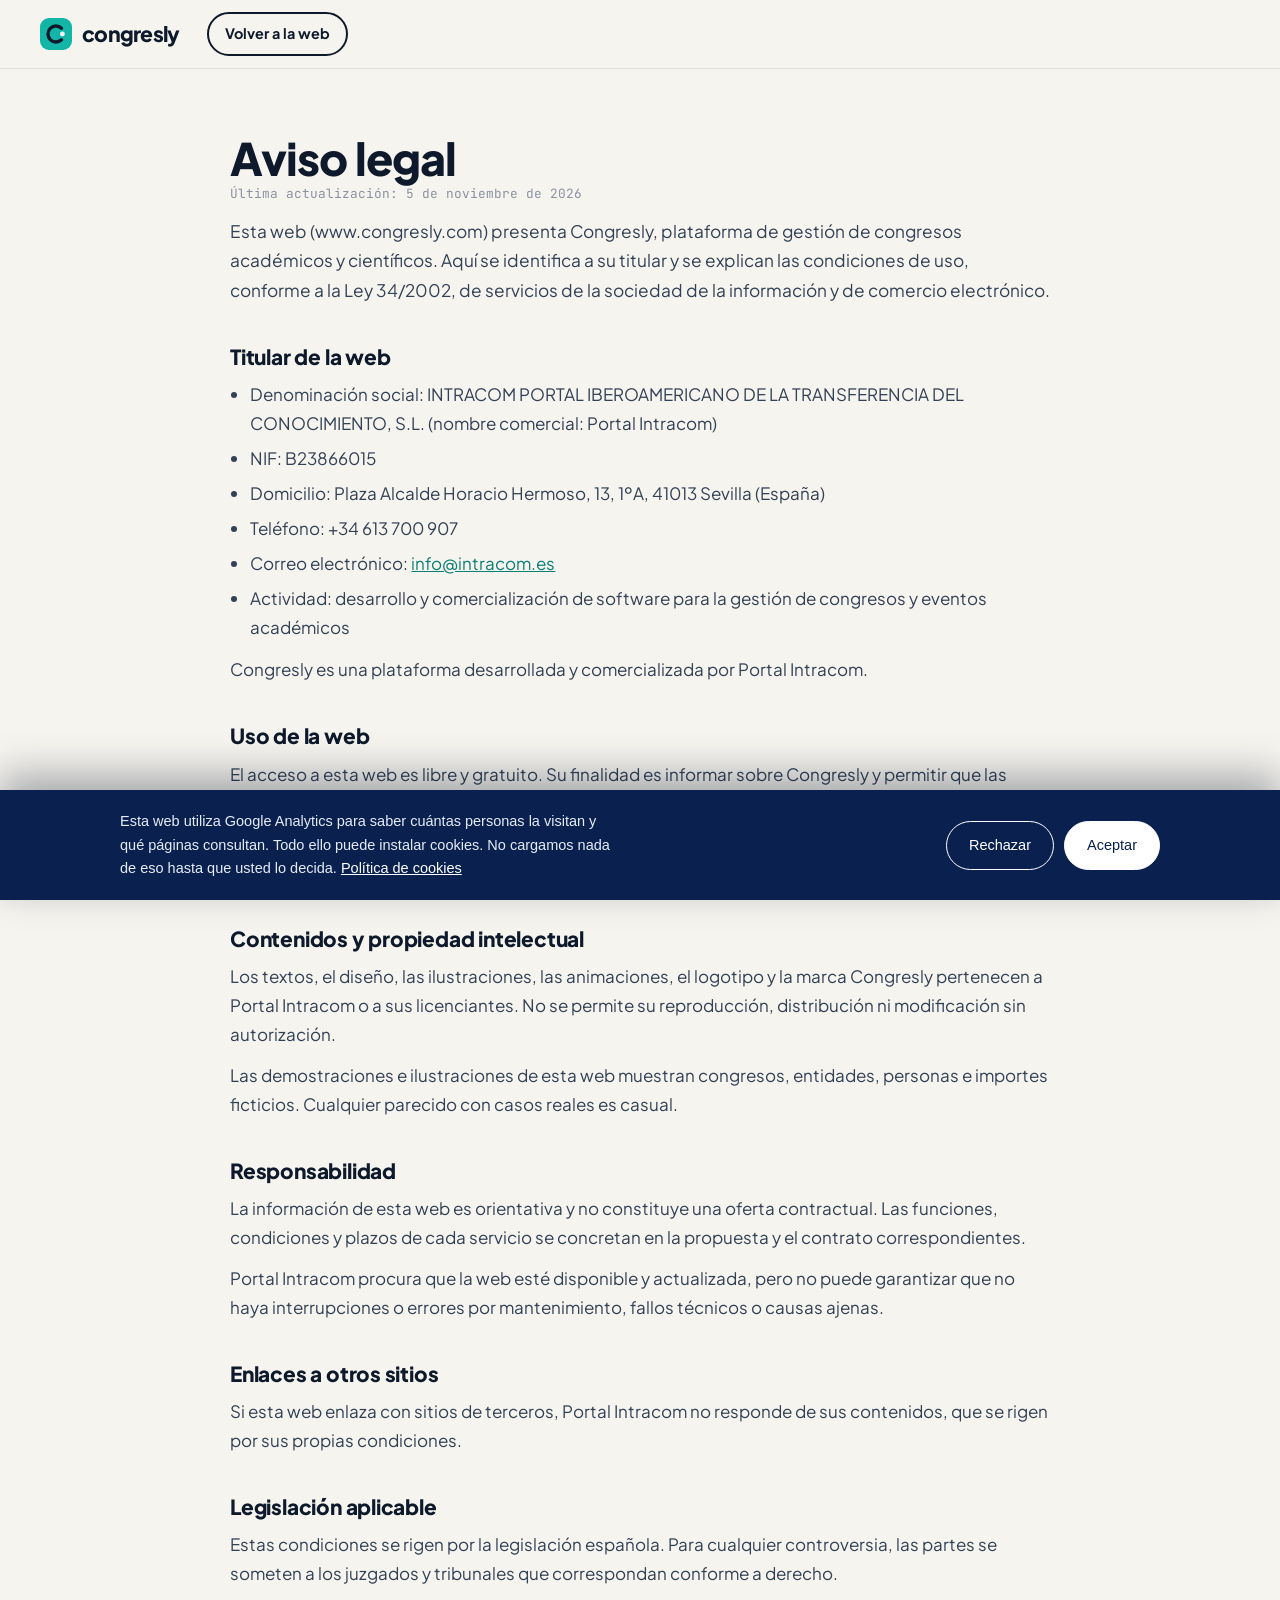
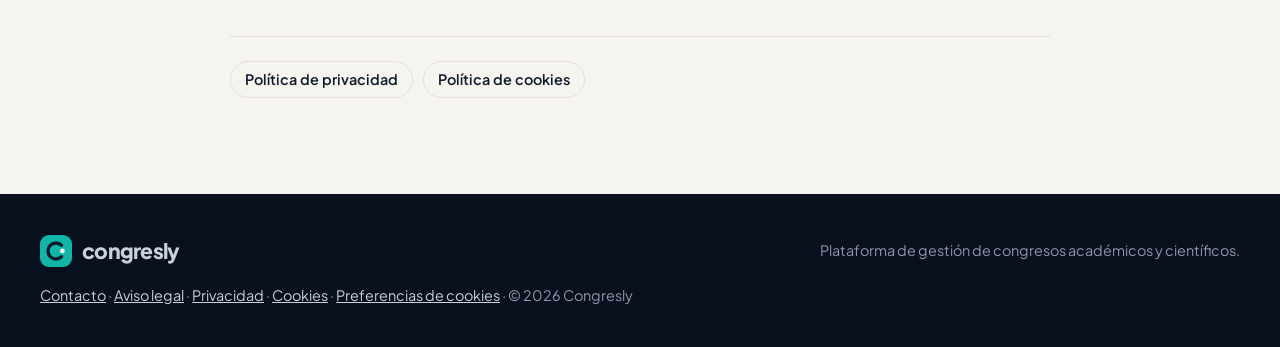
<file: aviso-legal.html>
<!doctype html>
<html lang="es">
<head>
<meta charset="utf-8">
<meta name="viewport" content="width=device-width, initial-scale=1">
<title>Aviso legal · Congresly</title>
<meta name="description" content="Titular de la web de Congresly y condiciones de uso.">
<meta name="robots" content="noindex, follow">
<link rel="canonical" href="https://www.congresly.com/aviso-legal.html">
<meta name="theme-color" content="#0E1A2B">
<link rel="icon" href="favicon.svg" type="image/svg+xml">
<link rel="icon" href="favicon-32.png" sizes="32x32" type="image/png">
<link rel="apple-touch-icon" href="favicon-180.png">
<link rel="preconnect" href="https://fonts.googleapis.com">
<link rel="preconnect" href="https://fonts.gstatic.com" crossorigin>
<link href="https://fonts.googleapis.com/css2?family=Plus+Jakarta+Sans:wght@400;500;600;700;800&family=JetBrains+Mono:wght@500;600&display=swap" rel="stylesheet">
<link rel="stylesheet" href="estilos.css?v=20261105">
</head>
<body>

<header class="cabecera con-sombra">
  <div class="envoltura cabecera__fila">
    <a class="marca" href="./" aria-label="Congresly, inicio">
      <svg class="marca__icono" viewBox="0 0 32 32" aria-hidden="true"><use href="#logo"/></svg>
      <span class="marca__nombre">congresly</span>
    </a>
    <a class="boton boton--linea legal__volver" href="./">Volver a la web</a>
  </div>
</header>

<main class="legal">
  <article class="envoltura envoltura--estrecha">
    <h1>Aviso legal</h1>
    <p class="legal__fecha">Última actualización: 5 de noviembre de 2026</p>
    <p class="legal__intro">Esta web (www.congresly.com) presenta Congresly, plataforma de gestión de congresos académicos y científicos. Aquí se identifica a su titular y se explican las condiciones de uso, conforme a la Ley 34/2002, de servicios de la sociedad de la información y de comercio electrónico.</p>
    <section>
      <h2>Titular de la web</h2>
      <ul><li>Denominación social: INTRACOM PORTAL IBEROAMERICANO DE LA TRANSFERENCIA DEL CONOCIMIENTO, S.L. (nombre comercial: Portal Intracom)</li><li>NIF: B23866015</li><li>Domicilio: Plaza Alcalde Horacio Hermoso, 13, 1ºA, 41013 Sevilla (España)</li><li>Teléfono: +34 613 700 907</li><li>Correo electrónico: <a href="mailto:info@intracom.es">info@intracom.es</a></li><li>Actividad: desarrollo y comercialización de software para la gestión de congresos y eventos académicos</li></ul>
      <p>Congresly es una plataforma desarrollada y comercializada por Portal Intracom.</p>
    </section>
    <section>
      <h2>Uso de la web</h2>
      <p>El acceso a esta web es libre y gratuito. Su finalidad es informar sobre Congresly y permitir que las entidades interesadas soliciten una demostración.</p>
      <p>Quien la utiliza se compromete a hacerlo conforme a la ley y a la buena fe, y a facilitar datos ciertos cuando solicite información.</p>
    </section>
    <section>
      <h2>Contenidos y propiedad intelectual</h2>
      <p>Los textos, el diseño, las ilustraciones, las animaciones, el logotipo y la marca Congresly pertenecen a Portal Intracom o a sus licenciantes. No se permite su reproducción, distribución ni modificación sin autorización.</p>
      <p>Las demostraciones e ilustraciones de esta web muestran congresos, entidades, personas e importes ficticios. Cualquier parecido con casos reales es casual.</p>
    </section>
    <section>
      <h2>Responsabilidad</h2>
      <p>La información de esta web es orientativa y no constituye una oferta contractual. Las funciones, condiciones y plazos de cada servicio se concretan en la propuesta y el contrato correspondientes.</p>
      <p>Portal Intracom procura que la web esté disponible y actualizada, pero no puede garantizar que no haya interrupciones o errores por mantenimiento, fallos técnicos o causas ajenas.</p>
    </section>
    <section>
      <h2>Enlaces a otros sitios</h2>
      <p>Si esta web enlaza con sitios de terceros, Portal Intracom no responde de sus contenidos, que se rigen por sus propias condiciones.</p>
    </section>
    <section>
      <h2>Legislación aplicable</h2>
      <p>Estas condiciones se rigen por la legislación española. Para cualquier controversia, las partes se someten a los juzgados y tribunales que correspondan conforme a derecho.</p>
    </section>
    <nav class="legal__otros" aria-label="Otros textos legales"><a href="privacidad.html">Política de privacidad</a><a href="cookies.html">Política de cookies</a></nav>
  </article>
</main>

<footer class="pie">
  <div class="envoltura pie__fila">
    <a class="marca marca--clara" href="./" aria-label="Congresly, inicio">
      <svg class="marca__icono" viewBox="0 0 32 32" aria-hidden="true"><use href="#logo"/></svg>
      <span class="marca__nombre">congresly</span>
    </a>
    <p>Plataforma de gestión de congresos académicos y científicos.</p>
    <p><a href="./#demo">Contacto</a> · <a href="aviso-legal.html">Aviso legal</a> · <a href="privacidad.html">Privacidad</a> · <a href="cookies.html">Cookies</a> · <a href="#" data-cookies-abrir="1">Preferencias de cookies</a> · © 2026 Congresly</p>
  </div>
</footer>

<svg width="0" height="0" style="position:absolute" aria-hidden="true">
  <symbol id="logo" viewBox="0 0 32 32">
    <rect width="32" height="32" rx="9" fill="#12B5A6"/>
    <path d="M21.5 10.2A8 8 0 1 0 21.5 21.8" fill="none" stroke="#0E1A2B" stroke-width="3.4" stroke-linecap="round"/>
    <circle cx="22.4" cy="16" r="2.4" fill="#F6F4EF"/>
  </symbol>
</svg>
<script src="/cookies.js" defer></script>
</body>
</html>
</file>
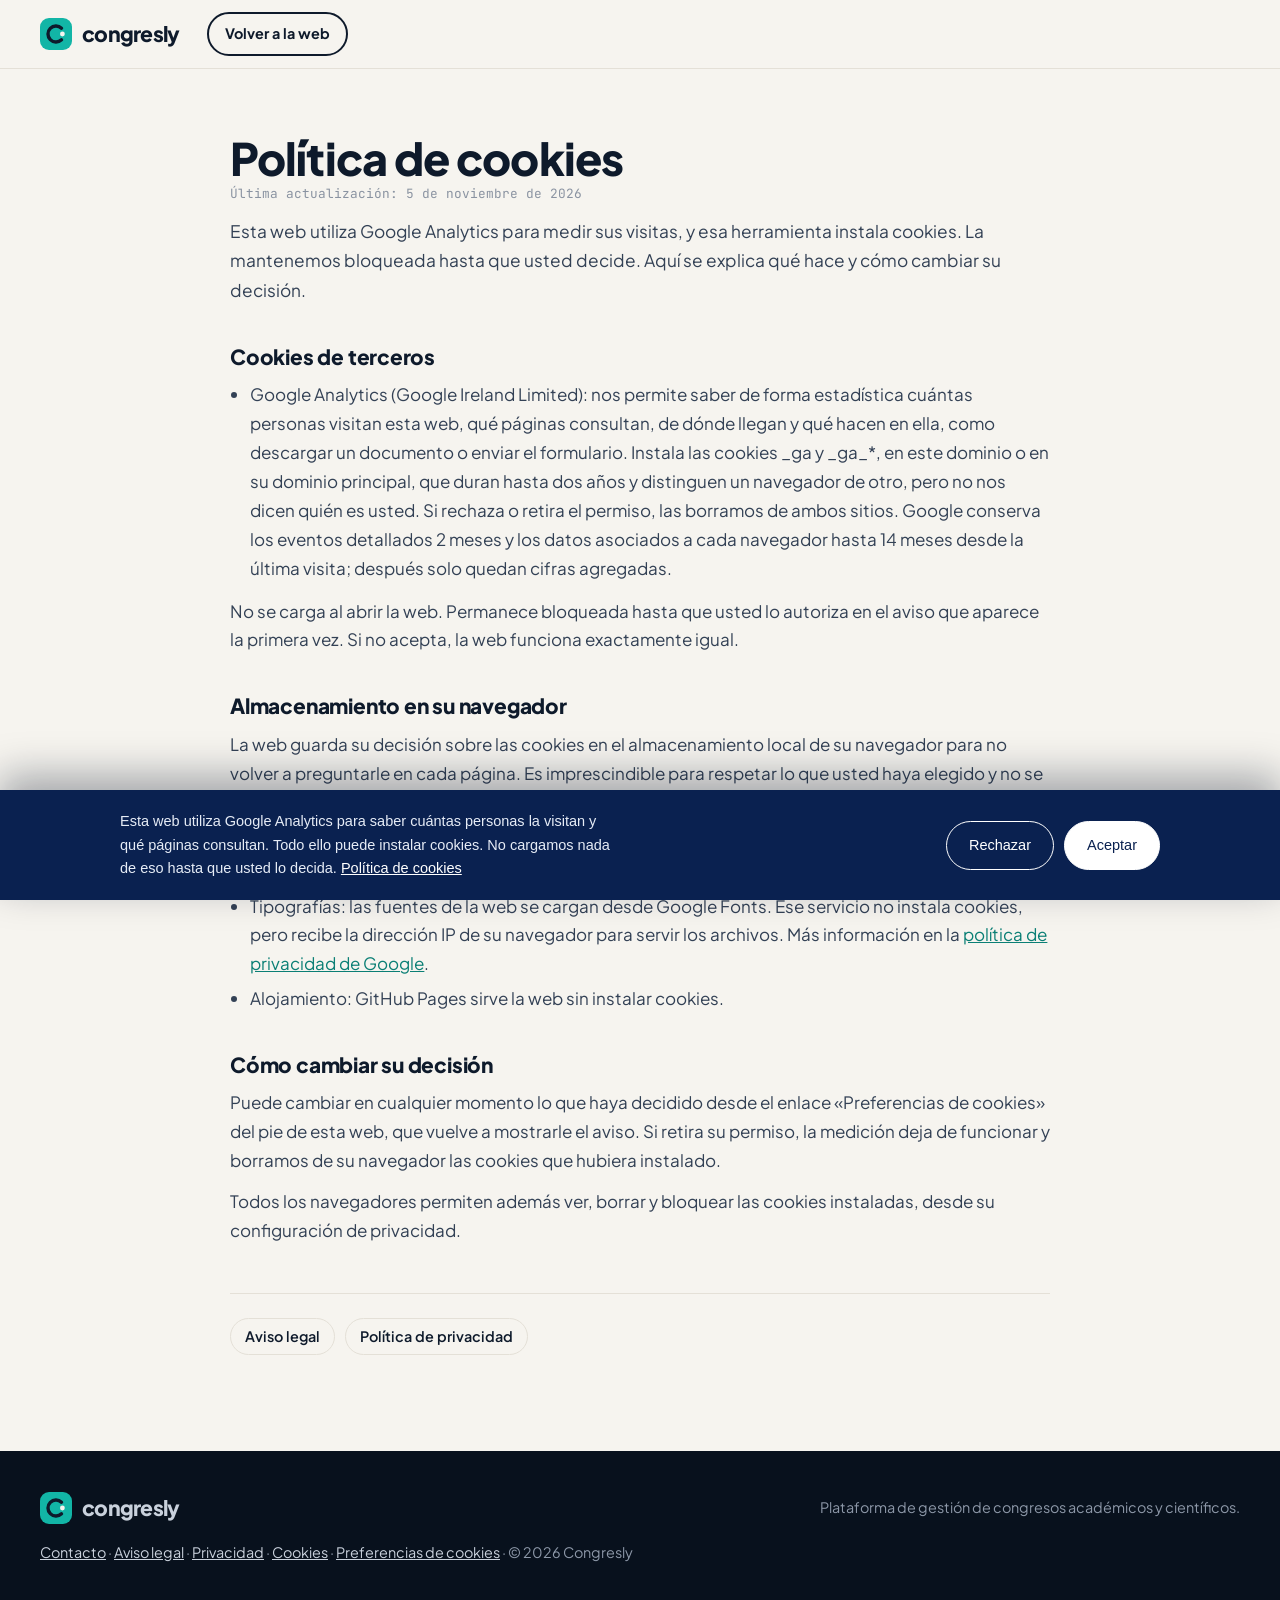
<file: cookies.html>
<!doctype html>
<html lang="es">
<head>
<meta charset="utf-8">
<meta name="viewport" content="width=device-width, initial-scale=1">
<title>Política de cookies · Congresly</title>
<meta name="description" content="Qué cookies puede instalar la web de Congresly y cómo cambiar su decisión.">
<meta name="robots" content="noindex, follow">
<link rel="canonical" href="https://www.congresly.com/cookies.html">
<meta name="theme-color" content="#0E1A2B">
<link rel="icon" href="favicon.svg" type="image/svg+xml">
<link rel="icon" href="favicon-32.png" sizes="32x32" type="image/png">
<link rel="apple-touch-icon" href="favicon-180.png">
<link rel="preconnect" href="https://fonts.googleapis.com">
<link rel="preconnect" href="https://fonts.gstatic.com" crossorigin>
<link href="https://fonts.googleapis.com/css2?family=Plus+Jakarta+Sans:wght@400;500;600;700;800&family=JetBrains+Mono:wght@500;600&display=swap" rel="stylesheet">
<link rel="stylesheet" href="estilos.css?v=20261105">
</head>
<body>

<header class="cabecera con-sombra">
  <div class="envoltura cabecera__fila">
    <a class="marca" href="./" aria-label="Congresly, inicio">
      <svg class="marca__icono" viewBox="0 0 32 32" aria-hidden="true"><use href="#logo"/></svg>
      <span class="marca__nombre">congresly</span>
    </a>
    <a class="boton boton--linea legal__volver" href="./">Volver a la web</a>
  </div>
</header>

<main class="legal">
  <article class="envoltura envoltura--estrecha">
    <h1>Política de cookies</h1>
    <p class="legal__fecha">Última actualización: 5 de noviembre de 2026</p>
    <p class="legal__intro">Esta web utiliza Google Analytics para medir sus visitas, y esa herramienta instala cookies. La mantenemos bloqueada hasta que usted decide. Aquí se explica qué hace y cómo cambiar su decisión.</p>
    <section>
      <h2>Cookies de terceros</h2>
      <ul><li>Google Analytics (Google Ireland Limited): nos permite saber de forma estadística cuántas personas visitan esta web, qué páginas consultan, de dónde llegan y qué hacen en ella, como descargar un documento o enviar el formulario. Instala las cookies _ga y _ga_*, en este dominio o en su dominio principal, que duran hasta dos años y distinguen un navegador de otro, pero no nos dicen quién es usted. Si rechaza o retira el permiso, las borramos de ambos sitios. Google conserva los eventos detallados 2 meses y los datos asociados a cada navegador hasta 14 meses desde la última visita; después solo quedan cifras agregadas.</li></ul>
      <p>No se carga al abrir la web. Permanece bloqueada hasta que usted lo autoriza en el aviso que aparece la primera vez. Si no acepta, la web funciona exactamente igual.</p>
    </section>
    <section>
      <h2>Almacenamiento en su navegador</h2>
      <p>La web guarda su decisión sobre las cookies en el almacenamiento local de su navegador para no volver a preguntarle en cada página. Es imprescindible para respetar lo que usted haya elegido y no se usa para nada más.</p>
    </section>
    <section>
      <h2>Otros servicios que no instalan cookies</h2>
      <ul><li>Tipografías: las fuentes de la web se cargan desde Google Fonts. Ese servicio no instala cookies, pero recibe la dirección IP de su navegador para servir los archivos. Más información en la <a href="https://policies.google.com/privacy" rel="noopener">política de privacidad de Google</a>.</li><li>Alojamiento: GitHub Pages sirve la web sin instalar cookies.</li></ul>
    </section>
    <section>
      <h2>Cómo cambiar su decisión</h2>
      <p>Puede cambiar en cualquier momento lo que haya decidido desde el enlace «Preferencias de cookies» del pie de esta web, que vuelve a mostrarle el aviso. Si retira su permiso, la medición deja de funcionar y borramos de su navegador las cookies que hubiera instalado.</p>
      <p>Todos los navegadores permiten además ver, borrar y bloquear las cookies instaladas, desde su configuración de privacidad.</p>
    </section>
    <nav class="legal__otros" aria-label="Otros textos legales"><a href="aviso-legal.html">Aviso legal</a><a href="privacidad.html">Política de privacidad</a></nav>
  </article>
</main>

<footer class="pie">
  <div class="envoltura pie__fila">
    <a class="marca marca--clara" href="./" aria-label="Congresly, inicio">
      <svg class="marca__icono" viewBox="0 0 32 32" aria-hidden="true"><use href="#logo"/></svg>
      <span class="marca__nombre">congresly</span>
    </a>
    <p>Plataforma de gestión de congresos académicos y científicos.</p>
    <p><a href="./#demo">Contacto</a> · <a href="aviso-legal.html">Aviso legal</a> · <a href="privacidad.html">Privacidad</a> · <a href="cookies.html">Cookies</a> · <a href="#" data-cookies-abrir="1">Preferencias de cookies</a> · © 2026 Congresly</p>
  </div>
</footer>

<svg width="0" height="0" style="position:absolute" aria-hidden="true">
  <symbol id="logo" viewBox="0 0 32 32">
    <rect width="32" height="32" rx="9" fill="#12B5A6"/>
    <path d="M21.5 10.2A8 8 0 1 0 21.5 21.8" fill="none" stroke="#0E1A2B" stroke-width="3.4" stroke-linecap="round"/>
    <circle cx="22.4" cy="16" r="2.4" fill="#F6F4EF"/>
  </symbol>
</svg>
<script src="/cookies.js" defer></script>
</body>
</html>
</file>
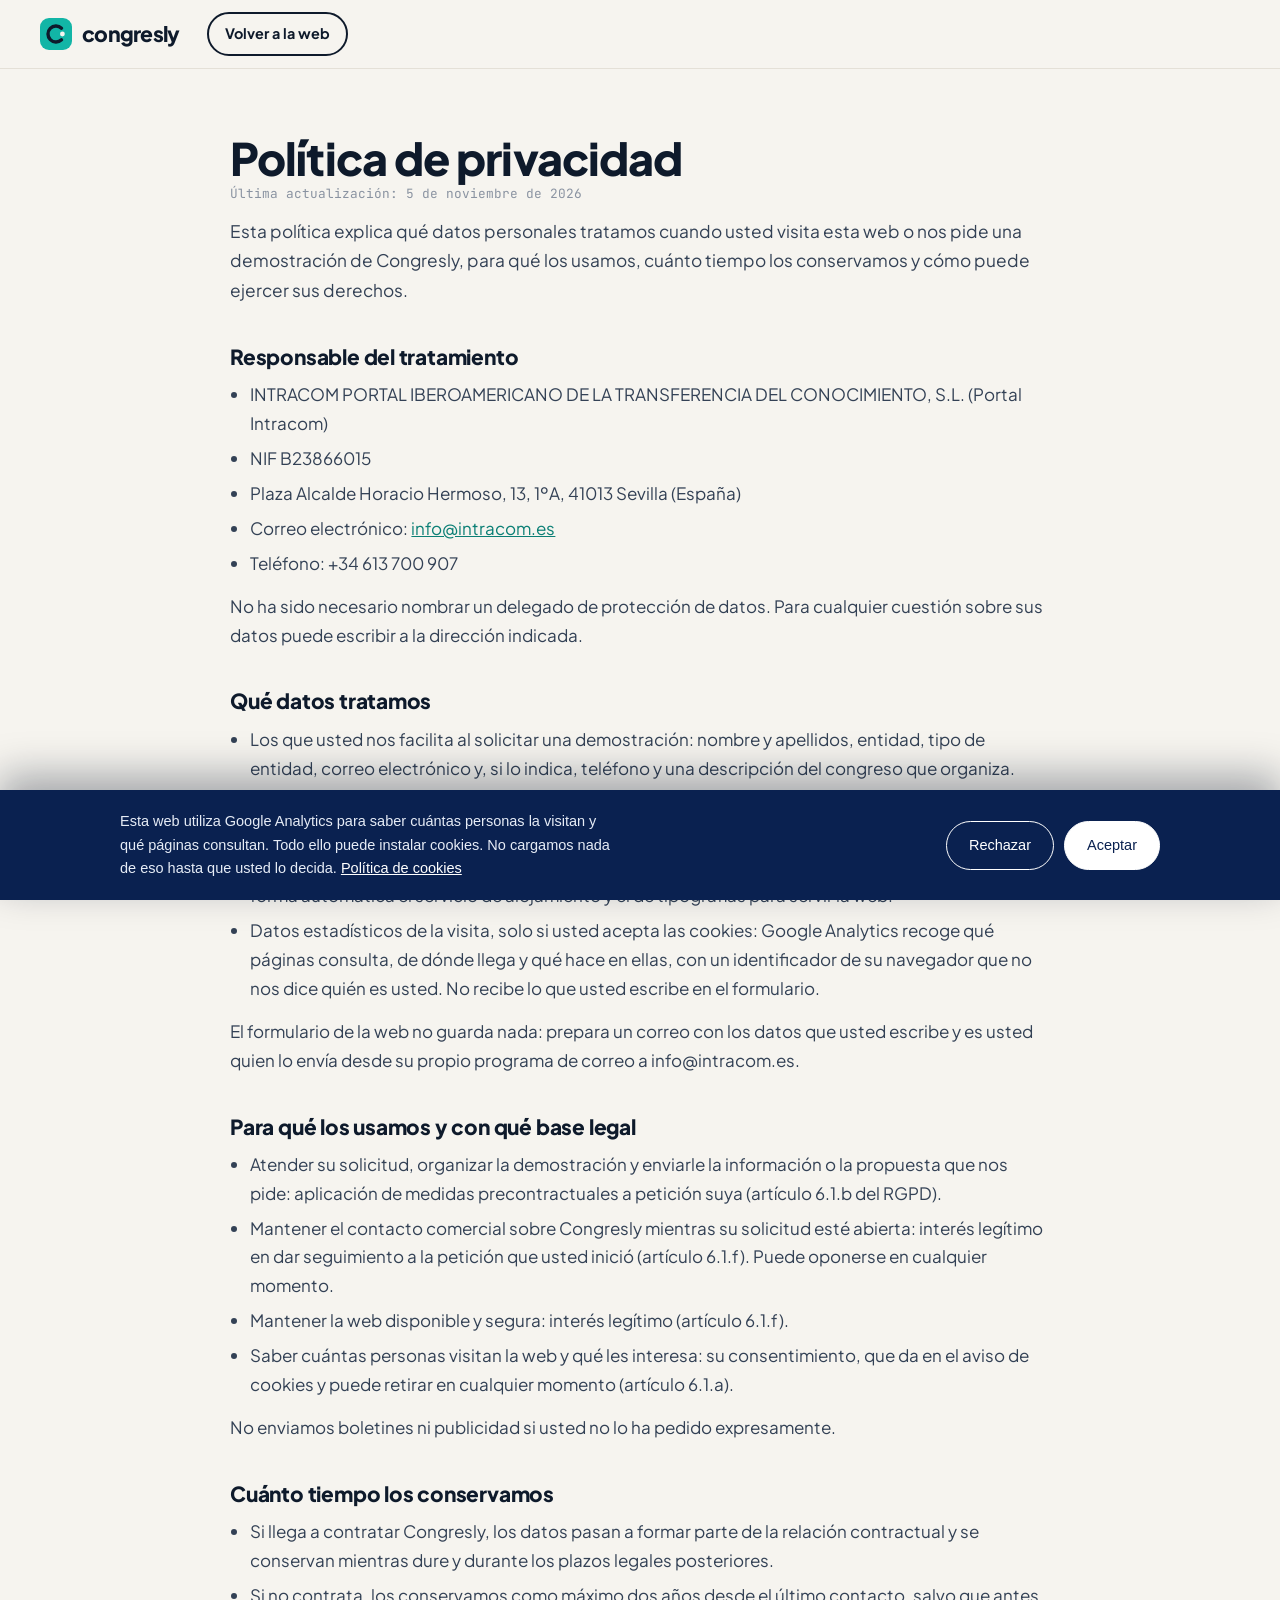
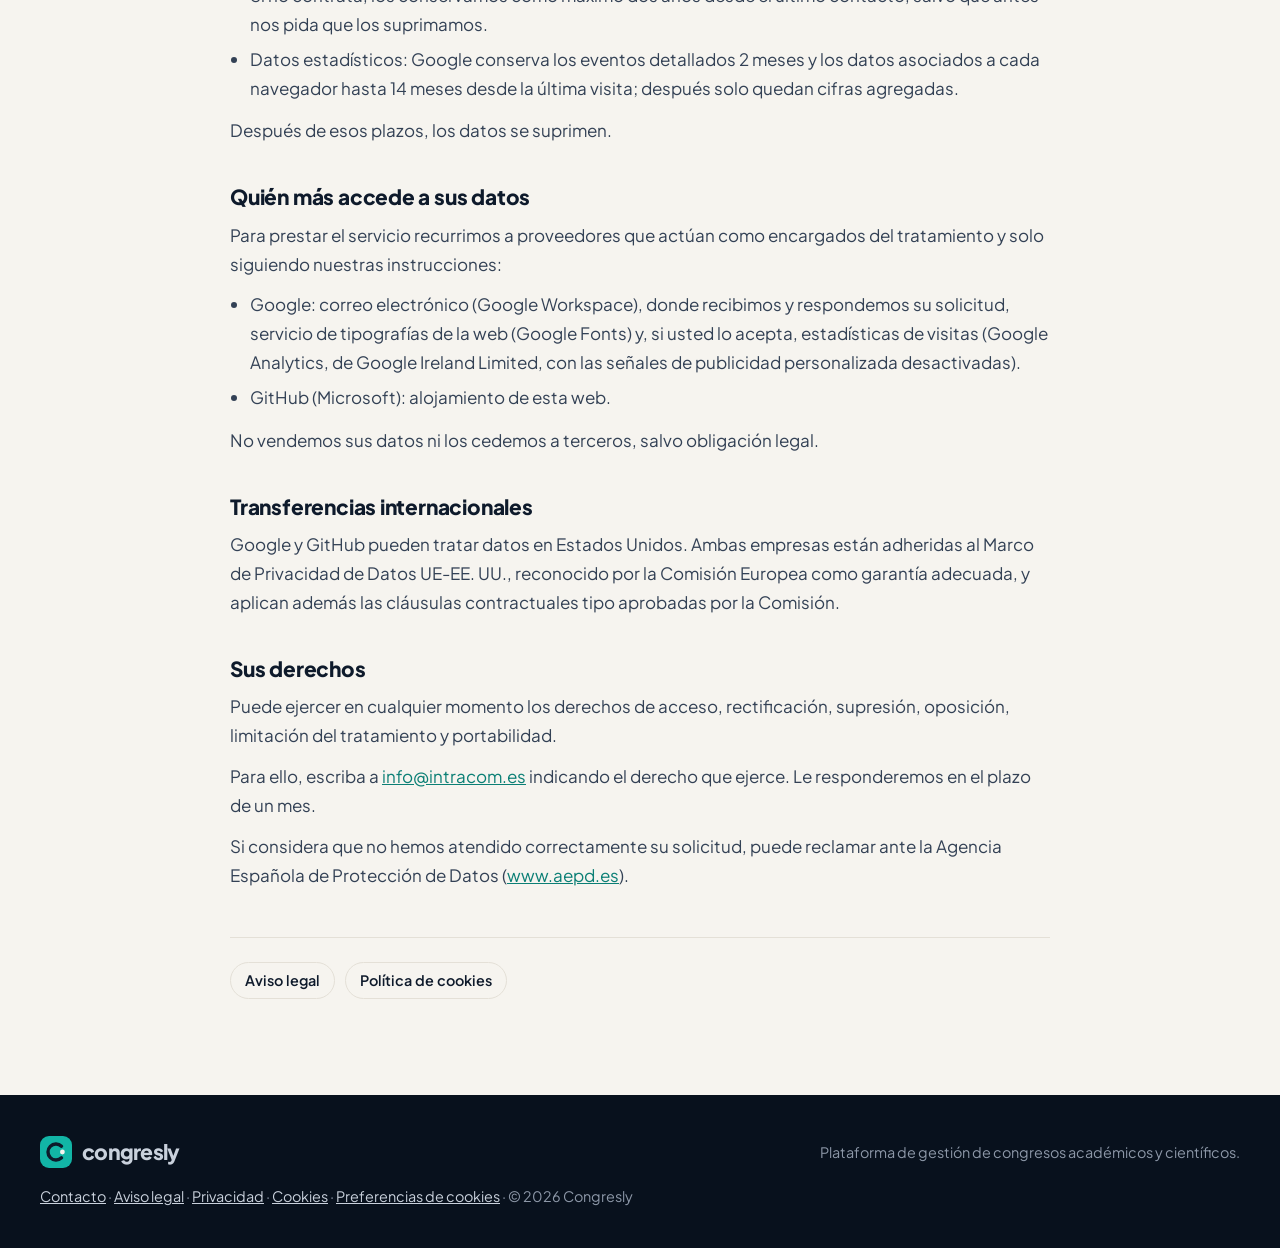
<file: privacidad.html>
<!doctype html>
<html lang="es">
<head>
<meta charset="utf-8">
<meta name="viewport" content="width=device-width, initial-scale=1">
<title>Política de privacidad · Congresly</title>
<meta name="description" content="Cómo trata Congresly los datos de quien solicita una demostración.">
<meta name="robots" content="noindex, follow">
<link rel="canonical" href="https://www.congresly.com/privacidad.html">
<meta name="theme-color" content="#0E1A2B">
<link rel="icon" href="favicon.svg" type="image/svg+xml">
<link rel="icon" href="favicon-32.png" sizes="32x32" type="image/png">
<link rel="apple-touch-icon" href="favicon-180.png">
<link rel="preconnect" href="https://fonts.googleapis.com">
<link rel="preconnect" href="https://fonts.gstatic.com" crossorigin>
<link href="https://fonts.googleapis.com/css2?family=Plus+Jakarta+Sans:wght@400;500;600;700;800&family=JetBrains+Mono:wght@500;600&display=swap" rel="stylesheet">
<link rel="stylesheet" href="estilos.css?v=20261105">
</head>
<body>

<header class="cabecera con-sombra">
  <div class="envoltura cabecera__fila">
    <a class="marca" href="./" aria-label="Congresly, inicio">
      <svg class="marca__icono" viewBox="0 0 32 32" aria-hidden="true"><use href="#logo"/></svg>
      <span class="marca__nombre">congresly</span>
    </a>
    <a class="boton boton--linea legal__volver" href="./">Volver a la web</a>
  </div>
</header>

<main class="legal">
  <article class="envoltura envoltura--estrecha">
    <h1>Política de privacidad</h1>
    <p class="legal__fecha">Última actualización: 5 de noviembre de 2026</p>
    <p class="legal__intro">Esta política explica qué datos personales tratamos cuando usted visita esta web o nos pide una demostración de Congresly, para qué los usamos, cuánto tiempo los conservamos y cómo puede ejercer sus derechos.</p>
    <section>
      <h2>Responsable del tratamiento</h2>
      <ul><li>INTRACOM PORTAL IBEROAMERICANO DE LA TRANSFERENCIA DEL CONOCIMIENTO, S.L. (Portal Intracom)</li><li>NIF B23866015</li><li>Plaza Alcalde Horacio Hermoso, 13, 1ºA, 41013 Sevilla (España)</li><li>Correo electrónico: <a href="mailto:info@intracom.es">info@intracom.es</a></li><li>Teléfono: +34 613 700 907</li></ul>
      <p>No ha sido necesario nombrar un delegado de protección de datos. Para cualquier cuestión sobre sus datos puede escribir a la dirección indicada.</p>
    </section>
    <section>
      <h2>Qué datos tratamos</h2>
      <ul><li>Los que usted nos facilita al solicitar una demostración: nombre y apellidos, entidad, tipo de entidad, correo electrónico y, si lo indica, teléfono y una descripción del congreso que organiza.</li><li>Los que se generan al intercambiar correos o al celebrar la videollamada de demostración, si usted la solicita.</li><li>Datos técnicos mínimos de la visita (dirección IP, navegador, página consultada), que recogen de forma automática el servicio de alojamiento y el de tipografías para servir la web.</li><li>Datos estadísticos de la visita, solo si usted acepta las cookies: Google Analytics recoge qué páginas consulta, de dónde llega y qué hace en ellas, con un identificador de su navegador que no nos dice quién es usted. No recibe lo que usted escribe en el formulario.</li></ul>
      <p>El formulario de la web no guarda nada: prepara un correo con los datos que usted escribe y es usted quien lo envía desde su propio programa de correo a info@intracom.es.</p>
    </section>
    <section>
      <h2>Para qué los usamos y con qué base legal</h2>
      <ul><li>Atender su solicitud, organizar la demostración y enviarle la información o la propuesta que nos pide: aplicación de medidas precontractuales a petición suya (artículo 6.1.b del RGPD).</li><li>Mantener el contacto comercial sobre Congresly mientras su solicitud esté abierta: interés legítimo en dar seguimiento a la petición que usted inició (artículo 6.1.f). Puede oponerse en cualquier momento.</li><li>Mantener la web disponible y segura: interés legítimo (artículo 6.1.f).</li><li>Saber cuántas personas visitan la web y qué les interesa: su consentimiento, que da en el aviso de cookies y puede retirar en cualquier momento (artículo 6.1.a).</li></ul>
      <p>No enviamos boletines ni publicidad si usted no lo ha pedido expresamente.</p>
    </section>
    <section>
      <h2>Cuánto tiempo los conservamos</h2>
      <ul><li>Si llega a contratar Congresly, los datos pasan a formar parte de la relación contractual y se conservan mientras dure y durante los plazos legales posteriores.</li><li>Si no contrata, los conservamos como máximo dos años desde el último contacto, salvo que antes nos pida que los suprimamos.</li><li>Datos estadísticos: Google conserva los eventos detallados 2 meses y los datos asociados a cada navegador hasta 14 meses desde la última visita; después solo quedan cifras agregadas.</li></ul>
      <p>Después de esos plazos, los datos se suprimen.</p>
    </section>
    <section>
      <h2>Quién más accede a sus datos</h2>
      <p>Para prestar el servicio recurrimos a proveedores que actúan como encargados del tratamiento y solo siguiendo nuestras instrucciones:</p>
      <ul><li>Google: correo electrónico (Google Workspace), donde recibimos y respondemos su solicitud, servicio de tipografías de la web (Google Fonts) y, si usted lo acepta, estadísticas de visitas (Google Analytics, de Google Ireland Limited, con las señales de publicidad personalizada desactivadas).</li><li>GitHub (Microsoft): alojamiento de esta web.</li></ul>
      <p>No vendemos sus datos ni los cedemos a terceros, salvo obligación legal.</p>
    </section>
    <section>
      <h2>Transferencias internacionales</h2>
      <p>Google y GitHub pueden tratar datos en Estados Unidos. Ambas empresas están adheridas al Marco de Privacidad de Datos UE-EE. UU., reconocido por la Comisión Europea como garantía adecuada, y aplican además las cláusulas contractuales tipo aprobadas por la Comisión.</p>
    </section>
    <section>
      <h2>Sus derechos</h2>
      <p>Puede ejercer en cualquier momento los derechos de acceso, rectificación, supresión, oposición, limitación del tratamiento y portabilidad.</p>
      <p>Para ello, escriba a <a href="mailto:info@intracom.es">info@intracom.es</a> indicando el derecho que ejerce. Le responderemos en el plazo de un mes.</p>
      <p>Si considera que no hemos atendido correctamente su solicitud, puede reclamar ante la Agencia Española de Protección de Datos (<a href="https://www.aepd.es" rel="noopener">www.aepd.es</a>).</p>
    </section>
    <nav class="legal__otros" aria-label="Otros textos legales"><a href="aviso-legal.html">Aviso legal</a><a href="cookies.html">Política de cookies</a></nav>
  </article>
</main>

<footer class="pie">
  <div class="envoltura pie__fila">
    <a class="marca marca--clara" href="./" aria-label="Congresly, inicio">
      <svg class="marca__icono" viewBox="0 0 32 32" aria-hidden="true"><use href="#logo"/></svg>
      <span class="marca__nombre">congresly</span>
    </a>
    <p>Plataforma de gestión de congresos académicos y científicos.</p>
    <p><a href="./#demo">Contacto</a> · <a href="aviso-legal.html">Aviso legal</a> · <a href="privacidad.html">Privacidad</a> · <a href="cookies.html">Cookies</a> · <a href="#" data-cookies-abrir="1">Preferencias de cookies</a> · © 2026 Congresly</p>
  </div>
</footer>

<svg width="0" height="0" style="position:absolute" aria-hidden="true">
  <symbol id="logo" viewBox="0 0 32 32">
    <rect width="32" height="32" rx="9" fill="#12B5A6"/>
    <path d="M21.5 10.2A8 8 0 1 0 21.5 21.8" fill="none" stroke="#0E1A2B" stroke-width="3.4" stroke-linecap="round"/>
    <circle cx="22.4" cy="16" r="2.4" fill="#F6F4EF"/>
  </symbol>
</svg>
<script src="/cookies.js" defer></script>
</body>
</html>
</file>
<file: estilos.css>
/* Congresly · estilos de la web comercial */
:root {
  --tinta: #0E1A2B;
  --tinta-2: #1B2A40;
  --papel: #F6F4EF;
  --blanco: #FFFFFF;
  --acento: #12B5A6;
  --acento-osc: #0B7F75;
  --acento-claro: #D6F3EF;
  --ambar: #F2A541;
  --rojo: #E5604D;
  --gris: #5B6676;
  --gris-claro: #8A93A1;
  --linea: #E4E0D7;
  --sombra: 0 24px 60px -24px rgba(14, 26, 43, .28), 0 4px 14px -6px rgba(14, 26, 43, .12);
  --radio: 18px;
  --sans: "Plus Jakarta Sans", system-ui, -apple-system, "Segoe UI", sans-serif;
  --mono: "JetBrains Mono", ui-monospace, Menlo, monospace;
  --ancho: 1200px;
}

*, *::before, *::after { box-sizing: border-box; }
html { scroll-behavior: smooth; scroll-padding-top: 84px; -webkit-text-size-adjust: 100%; }
body { margin: 0; font-family: var(--sans); color: var(--tinta); background: var(--papel); font-size: 17px; line-height: 1.6; -webkit-font-smoothing: antialiased; overflow-x: hidden; }
img { max-width: 100%; height: auto; display: block; }
h1, h2, h3 { line-height: 1.12; letter-spacing: -.02em; margin: 0; }
h1 { font-size: clamp(2.4rem, 5.4vw, 4.1rem); font-weight: 800; }
h2 { font-size: clamp(1.9rem, 3.6vw, 2.8rem); font-weight: 800; }
h3 { font-size: 1.2rem; font-weight: 700; }
h1 em, h2 em { font-style: normal; color: var(--acento-osc); }
p { margin: 0; }
a { color: inherit; }
button { font: inherit; color: inherit; }
:focus-visible { outline: 3px solid var(--acento); outline-offset: 3px; border-radius: 6px; }

.saltar { position: absolute; left: -999px; top: 8px; background: var(--tinta); color: #fff; padding: 8px 14px; border-radius: 8px; z-index: 100; }
.saltar:focus { left: 8px; }
.envoltura { width: min(var(--ancho), 100% - 32px); margin-inline: auto; }
.envoltura--estrecha { width: min(820px, 100% - 32px); }

.rotulo { font-family: var(--mono); font-size: .76rem; font-weight: 600; letter-spacing: .14em; text-transform: uppercase; color: var(--acento-osc); margin-bottom: 14px; }
.rotulo--claro { color: var(--acento); }
.entradilla { font-size: 1.12rem; color: var(--gris); max-width: 62ch; }

/* Botones */
.boton { display: inline-flex; align-items: center; justify-content: center; gap: 8px; padding: 10px 18px; border-radius: 999px; font-weight: 700; font-size: .95rem; text-decoration: none; border: 2px solid transparent; cursor: pointer; transition: transform .15s, background .2s, box-shadow .2s; white-space: nowrap; }
.boton:hover { transform: translateY(-1px); }
.boton--acento { background: var(--acento); color: var(--tinta); }
.boton--acento:hover { background: #19c8b8; box-shadow: 0 8px 22px -8px rgba(18, 181, 166, .7); }
.boton--tinta { background: var(--tinta); color: #fff; }
.boton--linea { border-color: var(--tinta); color: var(--tinta); background: transparent; }
.boton--linea:hover { background: var(--tinta); color: #fff; }
.boton--grande { padding: 14px 26px; font-size: 1.02rem; }
.boton--bloque { width: 100%; }

/* Cabecera */
.cabecera { position: sticky; top: 0; z-index: 50; background: rgba(246, 244, 239, .86); backdrop-filter: saturate(1.4) blur(14px); -webkit-backdrop-filter: saturate(1.4) blur(14px); border-bottom: 1px solid transparent; transition: border-color .2s; }
.cabecera.con-sombra { border-color: var(--linea); }
.cabecera__fila { display: flex; align-items: center; gap: 28px; height: 68px; }
.marca { display: inline-flex; align-items: center; gap: 10px; text-decoration: none; }
.marca__icono { width: 32px; height: 32px; flex: none; }
.marca__nombre { font-weight: 800; font-size: 1.32rem; letter-spacing: -.035em; }
.marca--clara { color: #fff; }
.menu { display: flex; align-items: center; gap: 26px; margin-left: auto; }
.menu a { text-decoration: none; font-weight: 600; font-size: .95rem; color: var(--tinta-2); }
.menu a:not(.boton):hover { color: var(--acento-osc); }
.menu__cta, .hamburguesa { display: none; }
.cabecera__cta { margin-left: 0; }

/* Portada */
.portada { padding: 56px 0 72px; position: relative; overflow: hidden; }
.portada::before { content: ""; position: absolute; inset: -40% -10% auto auto; width: 720px; height: 720px; background: radial-gradient(closest-side, rgba(18, 181, 166, .22), transparent); pointer-events: none; }
.portada__rejilla { display: grid; grid-template-columns: minmax(0, 1fr) minmax(0, 1.12fr); gap: 56px; align-items: center; position: relative; }
.portada__texto h1 { margin-bottom: 22px; }
.portada__botones { display: flex; flex-wrap: wrap; gap: 12px; margin: 30px 0 16px; }
.portada__nota { font-size: .92rem; color: var(--gris-claro); }
.portada__visual { position: relative; }
.navegador { margin: 0; background: #fff; border-radius: 16px; box-shadow: var(--sombra); overflow: hidden; border: 1px solid rgba(14, 26, 43, .08); }
.navegador__barra { display: flex; align-items: center; gap: 6px; height: 32px; padding: 0 12px; background: #EEEBE4; border-bottom: 1px solid var(--linea); }
.navegador__barra i { width: 10px; height: 10px; border-radius: 50%; background: #D3CEC3; }
.navegador__barra span { margin-left: 12px; font-family: var(--mono); font-size: .7rem; color: var(--gris-claro); }
.navegador--portada { transform: perspective(1600px) rotateY(-6deg) rotateX(2deg); transform-origin: left center; }
.flotante { position: absolute; display: flex; align-items: center; gap: 10px; background: #fff; border-radius: 14px; padding: 10px 14px; box-shadow: var(--sombra); font-size: .82rem; line-height: 1.3; animation: flota 6s ease-in-out infinite; }
.flotante strong { display: block; font-size: .86rem; }
.flotante span { color: var(--gris); }
.flotante--1 { left: -28px; bottom: 18%; }
.flotante--2 { right: -18px; top: 12%; animation-delay: -2s; }
.flotante--3 { right: 8%; bottom: -22px; animation-delay: -4s; }
.punto { width: 30px; height: 30px; border-radius: 9px; flex: none; display: grid; place-items: center; }
.punto--ok { background: var(--acento-claro); }
.punto--ok::after { content: "€"; font-weight: 800; color: var(--acento-osc); }
.punto--qr { background: #FDEBD0; }
.punto--qr::after { content: "▦"; color: #B86E0B; }
.punto--cert { background: #E3E7F6; }
.punto--cert::after { content: "✓"; color: #3446A0; font-weight: 800; }
@keyframes flota { 50% { transform: translateY(-8px); } }

/* Prueba */

/* Secciones */
.seccion { padding: 104px 0; }
.seccion--suave { background: #EFECE5; }
.seccion--tinta { background: var(--tinta); color: #fff; }
.seccion--tinta .entradilla { color: #B8C2CF; }
.seccion__cabeza { margin-bottom: 48px; max-width: 760px; }
.seccion__cabeza h2 { margin-bottom: 16px; }

.demo { display: grid; grid-template-columns: minmax(0, .82fr) minmax(0, 1.18fr); gap: 48px; align-items: center; background: #fff; border-radius: 28px; padding: 44px; border: 1px solid var(--linea); }
.demo[hidden] { display: none; }
.demo__texto h3 { font-size: 1.6rem; margin-bottom: 14px; }
.demo__texto > p { color: var(--gris); }
.demo__pasos { list-style: none; padding: 0; margin: 26px 0; display: grid; gap: 8px; counter-reset: paso; }
.demo__pasos li { counter-increment: paso; display: flex; align-items: center; gap: 12px; font-weight: 600; color: var(--gris-claro); transition: color .3s; }
.demo__pasos li::before { content: counter(paso); width: 28px; height: 28px; border-radius: 50%; border: 2px solid var(--linea); display: grid; place-items: center; font-family: var(--mono); font-size: .78rem; transition: all .3s; }
.demo__pasos li.hecho { color: var(--tinta); }
.demo__pasos li.hecho::before { content: "✓"; background: var(--acento-claro); border-color: var(--acento-claro); color: var(--acento-osc); }
.demo__pasos li.activo { color: var(--tinta); }
.demo__pasos li.activo::before { background: var(--acento); border-color: var(--acento); color: var(--tinta); }
.demo__mandos { display: flex; gap: 8px; }
.mando { border: 1px solid var(--linea); background: #fff; border-radius: 999px; min-width: 40px; height: 40px; padding: 0 14px; cursor: pointer; font-weight: 700; font-size: .88rem; }
.mando:hover { border-color: var(--tinta); }
.demo__aviso { margin-top: 18px !important; font-size: .78rem; color: var(--gris-claro) !important; }

/* Escenario común */
.escenario { position: relative; min-height: 510px; display: grid; place-items: center; background: radial-gradient(120% 90% at 80% 10%, #E2F6F3, transparent 60%), linear-gradient(160deg, #F3F1EB, #ECE8DF); border-radius: 22px; padding: 28px; overflow: hidden; }
.ventana { width: min(430px, 100%); background: #fff; border-radius: 18px; box-shadow: var(--sombra); overflow: hidden; position: relative; min-height: 450px; }
.ventana__cabeza { background: var(--tinta); color: #fff; font-size: .8rem; font-weight: 600; padding: 12px 18px; height: 44px; display: flex; gap: 8px; align-items: center; white-space: nowrap; overflow: hidden; text-overflow: ellipsis; }
.capa { position: absolute; inset: 44px 0 0; padding: 20px 22px; opacity: 0; transform: translateX(26px); transition: opacity .45s, transform .45s; pointer-events: none; }
.demo[data-paso="1"] .capa--p1, .demo[data-paso="2"] .capa--p2, .demo[data-paso="3"] .capa--p3, .demo[data-paso="4"] .capa--p4 { opacity: 1; transform: none; }
.campo { display: block; border: 1px solid var(--linea); border-radius: 12px; padding: 8px 12px; margin-bottom: 10px; }
.campo span { display: block; font-size: .7rem; color: var(--gris-claro); font-weight: 600; }
.campo b { font-weight: 600; font-size: .9rem; min-height: 1.4em; display: block; }
.campo--alto b { min-height: 2.8em; }
.campo__titulo { font-size: .78rem; font-weight: 700; color: var(--gris); margin: 14px 0 8px; display: flex; gap: 8px; align-items: center; }
.escribe::after { content: "▍"; color: var(--acento); animation: parpadea 1s steps(1) infinite; }
.escribe.listo::after { content: ""; }
@keyframes parpadea { 50% { opacity: 0; } }
.opciones { display: grid; gap: 8px; margin-bottom: 14px; }
.opcion { display: flex; align-items: center; gap: 10px; font-size: .86rem; font-weight: 600; border: 1px solid var(--linea); border-radius: 12px; padding: 10px 12px; }
.opcion em { margin-left: auto; white-space: nowrap; font-style: normal; font-family: var(--mono); font-size: .8rem; }
.opcion i { width: 16px; height: 16px; border-radius: 50%; border: 2px solid var(--linea); }
.demo[data-paso="1"] .opcion--elegida { border-color: var(--acento); background: #F1FBF9; transition: all .3s 1.9s; }
.demo[data-paso="1"] .opcion--elegida i { border: 5px solid var(--acento); transition: all .3s 1.9s; }
.pulsa { position: relative; }
.demo .capa.capa--p1 .pulsa { animation: none; }
.demo[data-paso="1"] .capa--p1 .pulsa, .demo[data-paso="2"] .capa--p2 .pulsa { animation: pulsa .5s 2.9s both; }
.demo[data-paso="2"] .capa--p2 .pulsa--tarde { animation-delay: 3.1s; }
@keyframes pulsa { 40% { transform: scale(.96); box-shadow: 0 0 0 6px rgba(18, 181, 166, .3); } }

/* Demo 1: pagos */
.pagos { display: grid; grid-template-columns: repeat(auto-fit, minmax(150px, 1fr)); gap: 8px; }
.pago { position: relative; border: 1px solid var(--linea); border-radius: 12px; padding: 10px; font-size: .82rem; font-weight: 700; display: flex; align-items: center; gap: 8px; min-width: 0; white-space: nowrap; }
.pago__icono { flex: none; width: 22px; height: 16px; border-radius: 4px; background: var(--tinta-2); }
.pago__icono--banco { background: var(--gris-claro); }
.demo[data-paso="2"] .pago--elegido { border-color: var(--acento); background: #F1FBF9; box-shadow: inset 0 0 0 1px var(--acento); }
.tarjeta-pago { display: flex; justify-content: space-between; font-family: var(--mono); font-size: .8rem; background: #F4F2EC; border-radius: 10px; padding: 10px 12px; margin: 12px 0; }
.total { display: flex; justify-content: space-between; align-items: baseline; padding: 10px 2px; border-top: 1px dashed var(--linea); margin-bottom: 10px; font-size: .88rem; }
.total strong { font-size: 1.25rem; }
.pago-boton { position: relative; overflow: hidden; height: 46px; }
.pago-boton > span { position: absolute; inset: 0; display: flex; align-items: center; justify-content: center; gap: 8px; transition: opacity .3s; }
.pago-boton__b, .pago-boton__c { opacity: 0; }
.demo[data-paso="2"] .pago-boton__a { animation: fuera .3s 1.4s forwards; }
.demo[data-paso="2"] .pago-boton__b { animation: dentro .3s 1.5s forwards, fuera .3s 2.9s forwards; }
.demo[data-paso="2"] .pago-boton__c { animation: dentro .3s 3s forwards; }
.demo[data-paso="2"] .pago-boton { animation: verde .3s 3s forwards; }
@keyframes fuera { to { opacity: 0; } }
@keyframes dentro { to { opacity: 1; } }
@keyframes verde { to { background: #1E9E6A; color: #fff; } }
.girar { width: 14px; height: 14px; border: 2px solid currentColor; border-right-color: transparent; border-radius: 50%; animation: gira .8s linear infinite; }
@keyframes gira { to { transform: rotate(360deg); } }
.factura { border: 1px solid var(--linea); border-radius: 14px; padding: 16px; background: linear-gradient(#fff, #FBFAF7); }
.factura__cabeza { display: flex; justify-content: space-between; align-items: flex-start; margin-bottom: 12px; }
.factura__cabeza small { display: block; font-size: .7rem; color: var(--gris-claro); text-transform: uppercase; letter-spacing: .1em; font-family: var(--mono); }
.factura__cabeza strong { font-family: var(--mono); font-size: 1.1rem; }
.sello { font-size: .68rem; font-weight: 700; color: var(--acento-osc); background: var(--acento-claro); padding: 4px 9px; border-radius: 999px; }
.factura__linea { display: flex; justify-content: space-between; font-size: .84rem; padding: 6px 0; border-bottom: 1px solid #F0EDE6; }
.factura__linea--suave { color: var(--gris); font-size: .78rem; }
.factura__linea--total { font-weight: 800; border: 0; font-size: .95rem; }
.demo[data-paso="3"] .factura { animation: sube .6s both; }
@keyframes sube { from { transform: translateY(24px) scale(.97); opacity: 0; } }
.aviso-ok { font-size: .8rem; font-weight: 600; color: #1E7A55; background: #E8F6EF; border-radius: 10px; padding: 8px 12px; margin-top: 10px; }
.aparece { opacity: 0; }
.demo[data-paso] .capa .aparece { animation: none; }
.demo[data-paso="1"] .capa--p1 .aparece, .demo[data-paso="2"] .capa--p2 .aparece, .demo[data-paso="3"] .capa--p3 .aparece, .demo[data-paso="4"] .capa--p4 .aparece { animation: aparece .45s var(--r, 0s) forwards; }
@keyframes aparece { from { opacity: 0; transform: translateY(8px); } to { opacity: 1; transform: none; } }

/* Demo 2 */
.ficha { border: 1px solid var(--linea); border-radius: 12px; padding: 12px; font-size: .86rem; display: grid; gap: 6px; }
.etiqueta { display: inline-block; width: fit-content; font-family: var(--mono); font-size: .66rem; font-weight: 600; padding: 3px 8px; border-radius: 999px; background: var(--acento-claro); color: var(--acento-osc); }
.etiqueta--tinta { background: var(--tinta); color: #fff; }
.etiqueta--ok { background: #E8F6EF; color: #1E7A55; font-size: .8rem; padding: 6px 12px; }
.revisores { display: grid; grid-template-columns: 1fr 1fr; gap: 10px; }
.revisor { display: flex; align-items: center; gap: 10px; border: 1px solid var(--linea); border-radius: 12px; padding: 10px; font-size: .84rem; font-weight: 600; }
.revisor i { width: 30px; height: 30px; border-radius: 50%; background: var(--tinta-2); color: #fff; display: grid; place-items: center; font-style: normal; font-size: .8rem; filter: blur(0); }
.flechas { display: flex; justify-content: space-around; margin-top: 12px; }
.flechas span { width: 2px; height: 34px; background: linear-gradient(var(--acento), transparent); }
.barras { display: grid; gap: 12px; margin: 16px 0; }
.barra { display: grid; grid-template-columns: 96px 1fr 34px; gap: 10px; align-items: center; font-size: .8rem; font-weight: 600; }
.barra i { height: 10px; border-radius: 999px; background: #EEEBE4; position: relative; overflow: hidden; }
.barra i::after { content: ""; position: absolute; inset: 0; width: 0; background: var(--acento); border-radius: inherit; }
.demo[data-paso="3"] .barra i::after { animation: llena 1.2s .3s forwards; }
.demo[data-paso="3"] .barra:nth-child(2) i::after { animation-delay: .7s; }
.demo[data-paso="3"] .barra:nth-child(3) i::after { animation-delay: 1.1s; }
@keyframes llena { to { width: var(--v); } }
.barra b { font-family: var(--mono); text-align: right; }
.decision { display: flex; gap: 14px; align-items: center; background: #E8F6EF; border-radius: 14px; padding: 18px; }
.decision__icono { width: 48px; height: 48px; border-radius: 50%; background: #1E9E6A; color: #fff; display: grid; place-items: center; font-size: 1.4rem; flex: none; }
.decision strong { display: block; font-size: 1.2rem; }
.decision span { font-size: .84rem; color: var(--gris); }
.demo[data-paso="4"] .decision { animation: sube .5s both; }

/* Demo 3: QR */
.escenario--qr { grid-template-columns: auto auto; gap: 34px; }
.acreditacion { width: 196px; background: #fff; border-radius: 14px; box-shadow: var(--sombra); overflow: hidden; text-align: center; transform: rotate(-4deg); transition: transform .5s; }
.demo[data-paso="2"] .acreditacion, .demo[data-paso="3"] .acreditacion { transform: rotate(-4deg) translateX(14px) scale(.96); }
.acreditacion__franja { background: var(--tinta); color: #fff; font-size: .62rem; font-weight: 700; padding: 10px 8px; }
.acreditacion__cuerpo { padding: 14px 12px; display: grid; gap: 3px; justify-items: center; }
.acreditacion__cuerpo small { font-family: var(--mono); font-size: .58rem; letter-spacing: .12em; text-transform: uppercase; color: var(--gris-claro); }
.acreditacion__cuerpo strong { font-size: .92rem; line-height: 1.2; }
.acreditacion__cuerpo span { font-size: .68rem; color: var(--gris); }
.acreditacion__rol { background: var(--acento); font-size: .7rem; font-weight: 800; padding: 7px; letter-spacing: .1em; text-transform: uppercase; }
.qr { width: 96px; height: 96px; margin-top: 10px; background-color: #fff; background-image: var(--qr); background-size: 100% 100%; image-rendering: pixelated; }
.demo[data-paso="1"] .acreditacion .qr { animation: aparece .6s .5s both; }
.qr--peq { width: 74px; height: 74px; margin: 0; position: absolute; top: 50%; left: 50%; translate: -50% -58%; opacity: .9; }
.movil { width: 210px; height: 410px; background: var(--tinta); border-radius: 34px; padding: 10px; box-shadow: var(--sombra); transform: translateY(14px); }
.movil__pantalla { position: relative; height: 100%; background: #101C2E; border-radius: 26px; overflow: hidden; color: #fff; }
.movil__cabeza { font-size: .66rem; font-weight: 700; text-align: center; padding: 18px 8px 10px; color: #C9D1DC; }
.visor { position: relative; margin: 4px 16px; height: 190px; border-radius: 14px; background: #1F2E44; overflow: hidden; }
.visor p { position: absolute; bottom: 8px; width: 100%; text-align: center; font-size: .62rem; color: #9AA6B5; }
.visor__marco { position: absolute; inset: 34px 38px 46px; border: 2px solid var(--acento); border-radius: 12px; }
.visor__linea { position: absolute; left: 38px; right: 38px; top: 34px; height: 2px; background: var(--acento); box-shadow: 0 0 12px var(--acento); opacity: 0; }
.demo[data-paso="2"] .visor__linea { opacity: 1; animation: escanea 1.1s ease-in-out infinite alternate; }
@keyframes escanea { to { top: 140px; } }
.lectura-ok { position: absolute; inset: 50px 16px auto; height: 190px; border-radius: 14px; background: #1E9E6A; display: grid; place-content: center; justify-items: center; gap: 2px; text-align: center; opacity: 0; transform: scale(.9); transition: all .35s; }
.lectura-ok span { font-size: 2.2rem; line-height: 1; }
.lectura-ok strong { font-size: .92rem; }
.lectura-ok small { font-size: .66rem; opacity: .9; }
.demo[data-paso="3"] .lectura-ok { opacity: 1; transform: none; }
.contador { margin: 16px 16px 0; background: #1A283D; border-radius: 12px; padding: 10px 12px; display: flex; align-items: center; justify-content: space-between; position: relative; height: 44px; }
.contador small { font-size: .62rem; color: #9AA6B5; }
.contador b { font-family: var(--mono); font-size: 1.1rem; position: absolute; right: 12px; transition: all .4s; }
.contador__b { opacity: 0; transform: translateY(10px); }
.demo[data-paso="3"] .contador__a { opacity: 0; transform: translateY(-10px); transition-delay: .9s; }
.demo[data-paso="3"] .contador__b { opacity: 1; transform: none; color: var(--acento); transition-delay: .9s; }
.movil__nota { font-size: .58rem; color: #7F8B9B; text-align: center; margin-top: 14px !important; }

/* Demo 4 */
.asistencia__barra { position: relative; height: 22px; border-radius: 999px; background: #EEEBE4; overflow: hidden; display: flex; margin: 26px 0 12px; }
.asistencia__barra i { height: 100%; width: 0; }
.asistencia__pres { background: var(--acento); }
.asistencia__linea { background: #6C7FD8; }
.demo[data-paso="1"] .asistencia__pres { animation: llena 1.3s .3s forwards; --v: 76%; }
.demo[data-paso="1"] .asistencia__linea { animation: llena .8s 1.5s forwards; --v: 16%; }
.demo[data-paso="2"] .asistencia__pres, .demo[data-paso="3"] .asistencia__pres { width: 76%; }
.asistencia__umbral { position: absolute; left: 80%; top: -4px; bottom: -4px; width: 2px; background: var(--tinta); }
.leyenda { display: grid; gap: 6px; font-size: .8rem; font-weight: 600; }
.leyenda i { display: inline-block; width: 10px; height: 10px; border-radius: 3px; margin-right: 8px; }
.l-pres { background: var(--acento); }
.l-lin { background: #6C7FD8; }
.pregunta { border: 1px solid var(--linea); border-radius: 12px; padding: 10px 12px; margin-bottom: 10px; font-size: .84rem; font-weight: 600; display: grid; gap: 6px; }
.estrellas { display: flex; gap: 4px; }
.estrellas i { width: 22px; height: 22px; background: #E4E0D7; clip-path: polygon(50% 0, 61% 35%, 98% 35%, 68% 57%, 79% 91%, 50% 70%, 21% 91%, 32% 57%, 2% 35%, 39% 35%); }
.demo[data-paso="2"] .estrellas i { animation: estrella .2s forwards; }
.demo[data-paso="2"] .estrellas--1 i:nth-child(1) { animation-delay: .6s; }
.demo[data-paso="2"] .estrellas--1 i:nth-child(2) { animation-delay: .7s; }
.demo[data-paso="2"] .estrellas--1 i:nth-child(3) { animation-delay: .8s; }
.demo[data-paso="2"] .estrellas--1 i:nth-child(4) { animation-delay: .9s; }
.demo[data-paso="2"] .estrellas--1 i:nth-child(5) { animation-delay: 1s; }
.demo[data-paso="2"] .estrellas--2 i:nth-child(1) { animation-delay: 1.6s; }
.demo[data-paso="2"] .estrellas--2 i:nth-child(2) { animation-delay: 1.7s; }
.demo[data-paso="2"] .estrellas--2 i:nth-child(3) { animation-delay: 1.8s; }
.demo[data-paso="2"] .estrellas--2 i:nth-child(4) { animation-delay: 1.9s; }
.demo[data-paso="2"] .estrellas--2 i:nth-child(5) { animation: none; }
@keyframes estrella { to { background: var(--ambar); } }
.certificado { text-align: center; border: 1px solid var(--linea); border-radius: 14px; padding: 22px 18px; background: linear-gradient(#fff, #FBFAF7); display: grid; gap: 6px; justify-items: center; }
.certificado__sello { width: 54px; height: 54px; border-radius: 50%; background: var(--acento); display: grid; place-items: center; font-size: 1.5rem; font-weight: 800; }
.certificado strong { font-size: 1.1rem; }
.certificado > span { font-size: .8rem; color: var(--gris); }
.certificado small { font-size: .72rem; color: var(--gris-claro); }
.certificado__estado { font-size: .78rem; color: var(--rojo); margin: 6px 0; }
.certificado__estado s { text-decoration-color: transparent; transition: text-decoration-color .3s .4s, opacity .3s 1s; }
.demo[data-paso="3"] .certificado__estado s { text-decoration-color: currentColor; opacity: .5; }
.demo[data-paso="3"] .certificado { animation: sube .5s both; }

/* Demo 5: chat */
.ventana--chat { display: flex; flex-direction: column; }
.destello { color: var(--acento); }
.chat { flex: 1; padding: 18px; display: flex; flex-direction: column; gap: 10px; min-height: 320px; }
.burbuja { max-width: 88%; font-size: .84rem; border-radius: 16px; padding: 10px 14px; opacity: 0; transform: translateY(8px); transition: opacity .35s, transform .35s; }
.burbuja--yo { align-self: flex-end; background: var(--tinta); color: #fff; border-bottom-right-radius: 4px; opacity: 1; transform: none; min-height: 1.4em; }
.burbuja--ia { align-self: flex-start; background: #F1EFE9; border-bottom-left-radius: 4px; }
.burbuja--ok { align-self: center; background: #E8F6EF; color: #1E7A55; font-weight: 700; font-size: .78rem; }
.demo[data-paso="2"] .burbuja--r1, .demo[data-paso="3"] .burbuja--r1 { opacity: 1; transform: none; }
.demo[data-paso="2"] .burbuja--r2 { opacity: 1; transform: none; transition-delay: 2.2s; }
.demo[data-paso="3"] .burbuja--r2 { opacity: 1; transform: none; }
.demo[data-paso="3"] .burbuja--ok { opacity: 1; transform: none; transition-delay: 2.4s; }
.demo:not([data-paso="1"]) .burbuja--yo .escribe::after { content: ""; }
.burbuja--r1 { position: relative; }
.puntos { display: flex; gap: 4px; position: absolute; left: 14px; top: 16px; opacity: 0; }
.puntos i { width: 6px; height: 6px; border-radius: 50%; background: var(--gris-claro); animation: salta 1s infinite; }
.puntos i:nth-child(2) { animation-delay: .15s; }
.puntos i:nth-child(3) { animation-delay: .3s; }
@keyframes salta { 50% { transform: translateY(-4px); } }
.demo[data-paso="2"] .burbuja--r1 .puntos { animation: dentro .1s forwards, fuera .2s 1.1s forwards; }
.demo[data-paso="2"] .burbuja--r1 p { opacity: 0; animation: dentro .3s 1.2s forwards; }
.accion { margin-top: 10px; background: #fff; border-radius: 12px; padding: 10px; display: grid; gap: 8px; border: 1px solid var(--linea); }
.accion > span { font-weight: 700; font-size: .8rem; }
.accion div { display: flex; gap: 8px; justify-content: flex-end; }
.accion em { font-style: normal; font-size: .76rem; font-weight: 700; padding: 6px 12px; border-radius: 999px; }
.accion__no { border: 1px solid var(--linea); }
.accion__si { background: var(--acento); }
.demo[data-paso="3"] .accion__si { animation: pulsa .5s 1.2s both, verde .2s 1.5s forwards; }
.chat__entrada { border-top: 1px solid var(--linea); padding: 12px 18px; display: flex; justify-content: space-between; gap: 10px; font-size: .78rem; color: var(--gris-claro); }
.chat__entrada small { font-weight: 700; color: var(--acento-osc); text-align: right; }

/* Módulos */
.modulos { display: grid; grid-template-columns: repeat(3, minmax(0, 1fr)); gap: 22px; }
.modulo { background: #fff; border-radius: var(--radio); border: 1px solid var(--linea); overflow: hidden; display: flex; flex-direction: column; transition: transform .2s, box-shadow .2s; }
.modulo:hover { transform: translateY(-3px); box-shadow: var(--sombra); }


/* Detalles */
.detalles { list-style: none; padding: 0; margin: 0; display: grid; grid-template-columns: repeat(3, minmax(0, 1fr)); gap: 40px 36px; }
.detalles h3 { margin: 14px 0 6px; font-size: 1.08rem; }
.detalles p { color: var(--gris); font-size: .95rem; }
.detalles__icono { width: 46px; height: 46px; border-radius: 14px; background: var(--acento-claro); display: grid; place-items: center; }
.detalles__icono::before { font-size: 1.25rem; color: var(--acento-osc); font-weight: 800; }
[data-icono="marca"]::before { content: "◐"; }
[data-icono="idiomas"]::before { content: "文"; font-size: 1.05rem; }
[data-icono="llave"]::before { content: "✉"; }
[data-icono="persona"]::before { content: "◎"; }
[data-icono="movil"]::before { content: "▯"; }
[data-icono="enlace"]::before { content: "✦"; }

/* Perfiles */
.perfiles { display: grid; grid-template-columns: repeat(3, minmax(0, 1fr)); gap: 22px; }
.perfil { border: 1px solid rgba(255, 255, 255, .14); border-radius: var(--radio); padding: 30px; background: linear-gradient(160deg, rgba(255, 255, 255, .05), transparent); }
.perfil__num { font-family: var(--mono); color: var(--acento); font-size: .8rem; }
.perfil h3 { margin: 14px 0 10px; font-size: 1.24rem; }
.perfil p { color: #B8C2CF; font-size: .96rem; }

/* Preguntas */
.faq details { border-bottom: 1px solid var(--linea); }
.faq summary { cursor: pointer; list-style: none; padding: 22px 40px 22px 0; font-weight: 700; font-size: 1.08rem; position: relative; }
.faq summary::-webkit-details-marker { display: none; }
.faq summary::after { content: "+"; position: absolute; right: 4px; top: 50%; translate: 0 -50%; font-size: 1.6rem; font-weight: 400; color: var(--acento-osc); transition: transform .2s; }
.faq details[open] summary::after { transform: rotate(45deg); }
.faq details p { padding: 0 0 22px; color: var(--gris); max-width: 66ch; }

/* Solicitar demo */
.seccion--demo { background: var(--tinta); color: #fff; position: relative; overflow: hidden; }
.seccion--demo::before { content: ""; position: absolute; left: -200px; bottom: -300px; width: 700px; height: 700px; background: radial-gradient(closest-side, rgba(18, 181, 166, .25), transparent); }
.contacto { display: grid; grid-template-columns: minmax(0, 1fr) minmax(0, 1fr); gap: 64px; position: relative; align-items: start; }
.contacto h2 { margin-bottom: 18px; }
.contacto .entradilla { color: #B8C2CF; }
.lista-ok { list-style: none; padding: 0; margin: 28px 0 0; display: grid; gap: 12px; }
.lista-ok li { display: flex; gap: 12px; align-items: center; font-weight: 600; }
.lista-ok li::before { content: "✓"; width: 26px; height: 26px; border-radius: 50%; background: rgba(18, 181, 166, .18); color: var(--acento); display: grid; place-items: center; font-size: .8rem; flex: none; }
.formulario { background: #fff; color: var(--tinta); border-radius: 24px; padding: 32px; display: grid; gap: 14px; box-shadow: 0 30px 80px -30px rgba(0, 0, 0, .5); }
.f-campo { display: grid; gap: 6px; font-size: .86rem; font-weight: 700; }
.f-campo input, .f-campo select, .f-campo textarea { font: inherit; font-weight: 500; font-size: 1rem; border: 1px solid #D9D4C9; border-radius: 12px; padding: 12px 14px; background: #FBFAF7; color: var(--tinta); width: 100%; }
.f-campo textarea { resize: vertical; }
.f-campo input:focus, .f-campo select:focus, .f-campo textarea:focus { outline: none; border-color: var(--acento); box-shadow: 0 0 0 3px rgba(18, 181, 166, .2); background: #fff; }
.f-campo.error input, .f-campo.error select { border-color: var(--rojo); }
.f-doble { display: grid; grid-template-columns: 1fr 1fr; gap: 14px; }
.f-check { display: flex; gap: 10px; align-items: flex-start; font-size: .86rem; color: var(--gris); }
.f-check input { width: 18px; height: 18px; margin-top: 2px; accent-color: var(--acento-osc); flex: none; }
.f-check.error span { color: var(--rojo); }
.f-trampa { position: absolute; left: -9999px; }
.f-estado { font-size: .88rem; min-height: 1.2em; }
.f-estado.error { color: var(--rojo); }
.f-estado.ok { color: #1E7A55; }

/* Pie */
.pie { background: #08111D; color: #8D98A8; padding: 40px 0; font-size: .9rem; }
.pie__fila { display: flex; flex-wrap: wrap; gap: 16px 32px; align-items: center; justify-content: space-between; }
.pie a { color: #C9D1DC; }

/* Animación de entrada */
.revela { opacity: 0; transform: translateY(18px); transition: opacity .7s, transform .7s; }
.revela.visto { opacity: 1; transform: none; }

/* ---------- Tableta ---------- */
@media (max-width: 1060px) {
  .portada__rejilla { grid-template-columns: minmax(0, 1fr); gap: 48px; }
  .navegador--portada { transform: none; }
  .demo { grid-template-columns: minmax(0, 1fr); padding: 32px; gap: 32px; }
  .modulos { grid-template-columns: repeat(2, minmax(0, 1fr)); }
  .detalles { grid-template-columns: repeat(2, minmax(0, 1fr)); }
  }

/* ---------- Móvil ---------- */
@media (max-width: 760px) {
  body { font-size: 16px; }
  .cabecera__fila { height: 60px; gap: 12px; }
  .cabecera__cta { margin-left: auto; padding: 8px 14px; font-size: .86rem; }
  .hamburguesa { display: grid; gap: 5px; place-content: center; width: 42px; height: 42px; border-radius: 12px; border: 1px solid var(--linea); background: #fff; cursor: pointer; }
  .hamburguesa span { width: 18px; height: 2px; background: var(--tinta); transition: transform .2s; }
  .hamburguesa[aria-expanded="true"] span:first-child { transform: translateY(3.5px) rotate(45deg); }
  .hamburguesa[aria-expanded="true"] span:last-child { transform: translateY(-3.5px) rotate(-45deg); }
  .menu { position: fixed; inset: 60px 0 auto; background: var(--papel); flex-direction: column; align-items: stretch; gap: 0; padding: 8px 16px 20px; border-bottom: 1px solid var(--linea); box-shadow: 0 20px 30px -20px rgba(14, 26, 43, .3); transform: translateY(-120%); visibility: hidden; transition: transform .25s, visibility .25s; }
  .menu.abierto { transform: none; visibility: visible; }
  .menu a { padding: 14px 4px; border-bottom: 1px solid var(--linea); font-size: 1.05rem; }
  .menu .menu__cta { display: flex; margin-top: 14px; border: 0; }
  .portada { padding: 32px 0 56px; }
  .portada__botones .boton { flex: 1 1 100%; }
  .flotante { font-size: .74rem; padding: 8px 10px; }
  .flotante strong { font-size: .78rem; }
  .flotante--1 { left: -6px; bottom: -26px; }
  .flotante--2 { right: -6px; top: -22px; }
  .flotante--3 { display: none; }
  .punto { width: 24px; height: 24px; }
  .seccion { padding: 72px 0; }
  .seccion__cabeza { margin-bottom: 32px; }
  .demo { padding: 20px; border-radius: 22px; gap: 0; }
  /* En el móvil, la animación justo después del título, y los pasos y mandos debajo */
  .demo__texto { display: contents; }
  .demo__texto h3 { order: 1; margin-bottom: 8px; }
  .demo__texto > p:not(.demo__aviso) { order: 2; margin-bottom: 18px; }
  .demo .escenario { order: 3; }
  .demo__pasos { order: 4; display: flex !important; flex-wrap: wrap; gap: 6px 16px !important; }
  .demo__mandos { order: 5; }
  .demo__aviso { order: 6; }
  .demo__texto h3 { font-size: 1.3rem; }
  .demo__pasos { margin: 18px 0; }
  .escenario { min-height: 500px; padding: 14px; border-radius: 16px; }
  .ventana { min-height: 470px; }
  .capa { padding: 16px; }
  .escenario--qr { grid-template-columns: 1fr; justify-items: center; gap: 0; }
  .acreditacion { position: absolute; left: 12px; top: 18px; width: 150px; z-index: 1; transform: rotate(-6deg) scale(.9); }
  .demo[data-paso="2"] .acreditacion, .demo[data-paso="3"] .acreditacion { transform: rotate(-6deg) scale(.8) translate(-30px, -20px); opacity: .6; }
  .qr { width: 74px; height: 74px; }
  .movil { transform: translate(40px, 10px) scale(.92); }
  .modulos, .detalles, .perfiles { grid-template-columns: 1fr; }
  .contacto { grid-template-columns: minmax(0, 1fr); gap: 36px; }
  .formulario { padding: 22px; }
  .f-doble { grid-template-columns: 1fr; }
  .pie__fila { flex-direction: column; align-items: flex-start; }
}

@media (prefers-reduced-motion: reduce) {
  *, *::before, *::after { animation-duration: .01ms !important; animation-delay: 0s !important; transition-duration: .01ms !important; transition-delay: 0s !important; }
  html { scroll-behavior: auto; }
  .revela { opacity: 1; transform: none; }
  .flotante { animation: none; }
}

/* Ajustes finos de las animaciones */
.factura__cabeza { gap: 10px; }
.factura__cabeza strong, .sello { white-space: nowrap; }
.certificado .boton { white-space: normal; font-size: .86rem; padding: 10px 14px; }
@media (max-width: 760px) {
  .acreditacion { left: 8px; top: 14px; width: 140px; transform: rotate(-6deg) scale(.86); }
  .movil { transform: translate(64px, 8px) scale(.88); }
  .demo[data-paso="1"] .movil { transform: translate(74px, 8px) scale(.82); opacity: .55; }
  .movil { transition: transform .5s, opacity .5s; }
}

/* ============ Demostraciones apiladas ============ */
.demos { display: grid; gap: 28px; }
.demo__num { display: inline-block; font-family: var(--mono); font-size: .8rem; font-weight: 600; color: var(--acento-osc); background: var(--acento-claro); border-radius: 999px; padding: 3px 10px; margin-bottom: 14px; }
@media (min-width: 1061px) {
  .demo--inversa { grid-template-columns: minmax(0, 1.18fr) minmax(0, .82fr); }
  .demo--inversa .demo__texto { order: 2; }
}

/* ============ Así lo vive cada congresista ============ */
.seccion--persona { background: linear-gradient(180deg, var(--papel), #E9F5F3); overflow: hidden; }
.persona { display: grid; grid-template-columns: minmax(0, 1fr) minmax(0, .9fr); gap: 64px; align-items: center; }
.persona__lista { list-style: none; padding: 0; margin: 34px 0 0; display: grid; gap: 10px; }
.persona__lista button { width: 100%; text-align: left; border: 1px solid transparent; background: transparent; border-radius: 16px; padding: 14px 18px 14px 22px; cursor: pointer; position: relative; display: grid; gap: 2px; transition: background .25s, border-color .25s; }
.persona__lista button::before { content: ""; position: absolute; left: 0; top: 14px; bottom: 14px; width: 3px; border-radius: 3px; background: var(--linea); transition: background .25s; }
.persona__lista button strong { font-size: 1.05rem; }
.persona__lista button span { color: var(--gris); font-size: .94rem; }
.persona__lista button[aria-pressed="true"] { background: #fff; border-color: var(--linea); box-shadow: 0 10px 30px -18px rgba(14, 26, 43, .4); }
.persona__lista button[aria-pressed="true"]::before { background: var(--acento); }
.persona__visual { display: grid; justify-items: center; gap: 18px; position: relative; }
.persona__visual::before { content: ""; position: absolute; width: 420px; height: 420px; border-radius: 50%; background: radial-gradient(closest-side, rgba(18, 181, 166, .28), transparent); top: 50%; left: 50%; translate: -50% -50%; }
.telefono { position: relative; width: 300px; height: 610px; background: #0B1422; border-radius: 46px; padding: 12px; box-shadow: 0 40px 80px -30px rgba(14, 26, 43, .55), inset 0 0 0 2px #26324A; }
.telefono__isla { position: absolute; top: 22px; left: 50%; translate: -50% 0; width: 92px; height: 26px; border-radius: 20px; background: #0B1422; z-index: 3; }
.telefono__pantalla { position: relative; height: 100%; border-radius: 36px; overflow: hidden; background: #F4F6F5; display: flex; flex-direction: column; }
.area-cab { background: #1D3557; color: #fff; padding: 58px 18px 18px; display: flex; gap: 12px; align-items: center; }
.area-cab__logo { width: 38px; height: 38px; border-radius: 12px; background: #E76F51; display: grid; place-items: center; font-weight: 800; font-size: .8rem; flex: none; }
.area-cab strong { display: block; font-size: .84rem; line-height: 1.25; }
.area-cab small { font-size: .7rem; opacity: .75; }
.area-cuerpo { position: relative; flex: 1; }
.pant { position: absolute; inset: 0; padding: 16px 14px; display: grid; gap: 10px; align-content: start; opacity: 0; transform: translateY(14px); transition: opacity .45s, transform .45s; }
.telefono[data-pantalla="1"] .pant--1, .telefono[data-pantalla="2"] .pant--2, .telefono[data-pantalla="3"] .pant--3, .telefono[data-pantalla="4"] .pant--4 { opacity: 1; transform: none; }
.area-hola { font-weight: 800; font-size: 1.15rem; }
.area-titulo { font-weight: 800; font-size: 1rem; }
.tarj { background: #fff; border-radius: 14px; padding: 12px; display: grid; gap: 4px; box-shadow: 0 2px 8px -4px rgba(14, 26, 43, .15); font-size: .78rem; }
.tarj strong { font-size: .84rem; line-height: 1.3; }
.tarj small { font-family: var(--mono); font-size: .66rem; color: var(--gris-claro); }
.tarj__fila { display: flex; justify-content: space-between; align-items: center; }
.tarj__nota { color: #1D3557; font-weight: 600; font-size: .74rem; margin-top: 4px !important; }
.tarj--doc { grid-template-columns: auto 1fr auto; align-items: center; gap: 10px; }
.tarj--doc strong { font-size: .78rem; }
.tarj--fila { grid-template-columns: 1fr auto; align-items: center; font-weight: 600; }
.doc-ico { width: 32px; height: 38px; border-radius: 6px; background: #FDE7E1; color: #C2482C; display: grid; place-items: center; font-size: .6rem; font-weight: 800; }
.doc-ico--cert { background: var(--acento-claro); color: var(--acento-osc); font-size: .9rem; }
.mini-boton { font-size: .68rem; font-weight: 700; border: 1px solid var(--linea); border-radius: 999px; padding: 4px 8px; white-space: nowrap; }
.area-enlace { font-size: .74rem; font-weight: 700; color: #1D3557; }
.area-enlace--centro { text-align: center; }
.chip { display: inline-block; width: fit-content; font-size: .66rem; font-weight: 700; padding: 3px 8px; border-radius: 999px; white-space: nowrap; }
.chip--ok { background: #E3F5EC; color: #1E7A55; }
.chip--espera { background: #FDF0DA; color: #A36208; }
.chip--tinta { background: var(--tinta); color: #fff; }
.chip--ambar { background: #FDF0DA; color: #A36208; }
.pase { background: #fff; border-radius: 18px; overflow: hidden; text-align: center; display: grid; justify-items: center; gap: 4px; padding-bottom: 0; box-shadow: 0 8px 24px -12px rgba(14, 26, 43, .35); margin-top: 6px; }
.pase__cab { width: 100%; background: #1D3557; color: #fff; font-size: .7rem; font-weight: 700; padding: 10px; margin-bottom: 8px; }
.pase strong { font-size: .95rem; }
.pase small { font-size: .7rem; color: var(--gris); }
.pase__qr { width: 132px; height: 132px; margin: 10px 0 12px; }
.pase__rol { width: 100%; background: var(--acento); font-size: .7rem; font-weight: 800; letter-spacing: .12em; text-transform: uppercase; padding: 8px; }
.area-nav { display: flex; justify-content: space-around; background: #fff; border-top: 1px solid var(--linea); padding: 8px 6px 18px; font-size: .9rem; color: var(--gris-claro); }
.area-nav span { display: grid; justify-items: center; gap: 2px; }
.area-nav small { font-size: .58rem; font-weight: 600; }
.area-nav .activo { color: #1D3557; }
.persona__puntos { display: flex; gap: 8px; }
.persona__puntos i { width: 8px; height: 8px; border-radius: 50%; background: #C9D6D3; transition: all .3s; }
.persona__puntos i.activo { width: 24px; border-radius: 6px; background: var(--acento-osc); }

/* ============ Programa ============ */
.seccion--programa { background: #fff; }
.programa__cabeza { display: grid; grid-template-columns: minmax(0, 1.2fr) minmax(0, .8fr); gap: 48px; align-items: end; margin-bottom: 40px; }
.programa__cabeza .seccion__cabeza { margin: 0; }
.programa__puntos { list-style: none; margin: 0; padding: 0; display: grid; gap: 12px; }
.programa__puntos li { display: flex; gap: 12px; font-size: .96rem; color: var(--gris); }
.programa__puntos li::before { content: "✓"; flex: none; width: 24px; height: 24px; border-radius: 50%; background: var(--acento-claro); color: var(--acento-osc); display: grid; place-items: center; font-size: .75rem; font-weight: 800; }
.parrilla-marco { background: var(--papel); border: 1px solid var(--linea); border-radius: 28px; padding: 26px; }
.parrilla-barra { display: flex; flex-wrap: wrap; gap: 14px 22px; align-items: center; margin-bottom: 18px; }
.dias { display: flex; background: #fff; border-radius: 999px; padding: 4px; border: 1px solid var(--linea); }
.dias span { padding: 7px 14px; border-radius: 999px; font-weight: 700; font-size: .86rem; color: var(--gris); }
.dias .activo { background: var(--tinta); color: #fff; }
.filtros { display: flex; flex-wrap: wrap; gap: 6px; }
.filtros button { display: inline-flex; align-items: center; gap: 6px; border: 1px solid var(--linea); background: #fff; border-radius: 999px; padding: 6px 12px; font-size: .82rem; font-weight: 600; cursor: pointer; }
.filtros button[aria-pressed="true"] { border-color: var(--tinta); box-shadow: inset 0 0 0 1px var(--tinta); }
.filtros i { width: 9px; height: 9px; border-radius: 50%; }
.t-plenaria { background: var(--tinta); } .t-mesa { background: var(--acento); } .t-com { background: var(--ambar); } .t-taller { background: #6C7FD8; }
.parrilla-version { margin-left: auto; font-size: .8rem; font-weight: 600; color: #1E7A55; }
.parrilla-version u { color: var(--tinta); }
.parrilla-fecha { font-weight: 800; font-size: 1.2rem; margin-bottom: 14px !important; }
.parrilla { display: grid; grid-template-columns: 56px repeat(3, minmax(0, 1fr)); grid-template-rows: 36px repeat(10, 52px); gap: 8px 12px; position: relative; }
.parrilla__sala { grid-column: var(--c); grid-row: 1; font-weight: 800; font-size: .86rem; align-self: center; display: flex; align-items: center; gap: 8px; }
.parrilla__sala::before { content: ""; width: 8px; height: 8px; border-radius: 2px; background: var(--tinta); }
.hora { grid-column: 1; grid-row: var(--f); font-family: var(--mono); font-size: .74rem; color: var(--gris-claro); align-self: start; border-top: 1px dashed #D9D4C9; padding-top: 4px; }
.ses { grid-column: var(--c); grid-row: var(--f) / span var(--h); background: #fff; border-radius: 14px; padding: 10px 12px 10px 16px; position: relative; display: flex; flex-direction: column; gap: 4px; box-shadow: 0 1px 2px rgba(14, 26, 43, .06); border: 1px solid #EEEAE2; overflow: hidden; transition: opacity .3s, transform .2s, box-shadow .2s; }
.ses:hover { transform: translateY(-2px); box-shadow: 0 12px 24px -14px rgba(14, 26, 43, .4); }
.ses::before { content: ""; position: absolute; left: 0; top: 0; bottom: 0; width: 5px; background: var(--col); }
.ses--plenaria { --col: var(--tinta); } .ses--mesa { --col: var(--acento); } .ses--com { --col: var(--ambar); } .ses--taller { --col: #6C7FD8; }
.ses small { font-family: var(--mono); font-size: .68rem; color: var(--gris); display: flex; gap: 6px; align-items: center; flex-wrap: wrap; }
.ses strong { font-size: .9rem; line-height: 1.25; }
.ses__linea { font-style: normal; color: #4256B8; background: #E8EBFA; border-radius: 999px; padding: 1px 6px; font-family: var(--sans); font-weight: 700; }
.ses__gente { margin-top: auto; display: flex; align-items: center; gap: 4px; font-size: .72rem; color: var(--gris); flex-wrap: wrap; }
.ses__gente i { font-style: normal; width: 22px; height: 22px; border-radius: 50%; background: var(--tinta-2); color: #fff; display: grid; place-items: center; font-size: .56rem; font-weight: 700; margin-right: -6px; border: 2px solid #fff; }
.ses__gente i:last-of-type { margin-right: 4px; }
.ses-pausa { grid-column: 2 / 5; grid-row: var(--f); border-radius: 12px; background: repeating-linear-gradient(-45deg, #EFECE5 0 8px, #F6F4EF 8px 16px); display: grid; place-items: center; font-size: .82rem; font-weight: 700; color: var(--gris); }
.parrilla[data-filtro] .ses { opacity: .22; }
.parrilla[data-filtro="plenaria"] .ses[data-tipo="plenaria"], .parrilla[data-filtro="mesa"] .ses[data-tipo="mesa"], .parrilla[data-filtro="com"] .ses[data-tipo="com"], .parrilla[data-filtro="taller"] .ses[data-tipo="taller"] { opacity: 1; }
.parrilla-marco .demo__aviso { margin-top: 16px !important; }

/* ============ Módulos ilustrados ============ */
.modulo { padding: 0; }
.modulo__cuerpo { padding: 20px 22px 24px; }
.modulo__cuerpo h3 { font-size: 1.08rem; margin-bottom: 6px; }
.modulo__cuerpo p { font-size: .92rem; color: var(--gris); margin: 0; }
.vis { height: 190px; position: relative; overflow: hidden; border-bottom: 1px solid var(--linea); background: radial-gradient(120% 100% at 85% 0%, #E2F6F3, transparent 60%), linear-gradient(160deg, #F7F5F0, #EFEBE3); display: grid; place-content: center; gap: 12px; padding: 18px 24px; }
.modulo:hover .vis > * { transform: translateY(-2px); }
.vis > * { transition: transform .3s; }
.av { width: 36px; height: 36px; border-radius: 50%; background: var(--tinta-2); color: #fff; display: grid; place-items: center; font-weight: 800; font-size: .8rem; }
.av--borroso { filter: blur(2.5px); }
.vis-ciego { display: flex; align-items: center; gap: 12px; justify-content: center; }
.vis-barras { display: grid; gap: 6px; width: 220px; }
.vis-barras i { height: 8px; border-radius: 99px; background: linear-gradient(90deg, var(--acento) var(--v), #E4E0D7 var(--v)); }
.vis-nota { display: flex; justify-content: space-between; align-items: baseline; width: 220px; font-size: .8rem; color: var(--gris); }
.vis-nota b { font-size: 1.5rem; color: var(--tinta); }
.tarifas { display: flex; gap: 8px; }
.tarifa { background: #fff; border-radius: 12px; padding: 10px 12px; display: grid; gap: 2px; font-size: .74rem; color: var(--gris); box-shadow: 0 4px 12px -8px rgba(14, 26, 43, .35); }
.tarifa b { color: var(--tinta); font-size: 1.05rem; }
.tarifa--dest { outline: 2px solid var(--acento); transform: translateY(-4px); }
.cupo { display: grid; gap: 4px; font-size: .72rem; color: var(--gris); }
.cupo i { height: 8px; border-radius: 99px; background: linear-gradient(90deg, var(--tinta) var(--v), #DDD8CE var(--v)); }
.cupo--peq { margin: 4px 0 2px; }
.papel { width: 170px; background: #fff; border-radius: 10px; padding: 14px; display: grid; gap: 6px; box-shadow: 0 10px 24px -12px rgba(14, 26, 43, .4); position: relative; transform: rotate(2deg); }
.papel small { font-size: .62rem; text-transform: uppercase; letter-spacing: .1em; color: var(--gris-claro); font-family: var(--mono); }
.papel b { font-family: var(--mono); }
.papel i { height: 6px; border-radius: 4px; background: #EEEBE4; }
.papel i.corta { width: 60%; }
.papel--atras { position: absolute; top: 34px; left: calc(50% - 120px); transform: rotate(-8deg); opacity: .8; }
.sello-redondo { position: absolute; right: -14px; bottom: -10px; width: 62px; height: 62px; border-radius: 50%; border: 2px solid #1E9E6A; color: #1E9E6A; display: grid; place-items: center; font-size: .6rem; font-weight: 800; text-transform: uppercase; background: rgba(255, 255, 255, .9); transform: rotate(-14deg); }
.codigos { display: flex; gap: 8px; flex-wrap: wrap; justify-content: center; }
.codigo { font-family: var(--mono); font-size: .72rem; font-weight: 600; background: #fff; border: 1.5px dashed var(--acento-osc); border-radius: 8px; padding: 6px 10px; }
.codigo b { color: var(--acento-osc); margin-left: 4px; }
.codigo--inv { border-color: #A36208; }
.codigo--inv b { color: #A36208; font-family: var(--sans); }
.entidad { display: flex; gap: 10px; align-items: center; background: #fff; border-radius: 12px; padding: 10px 12px; width: 240px; box-shadow: 0 4px 12px -8px rgba(14, 26, 43, .35); }
.entidad strong { font-size: .8rem; }
.entidad small { font-size: .66rem; color: var(--gris); }
.av--entidad { border-radius: 10px; background: #457B9D; flex: none; }
.vis--acreditaciones { display: flex; justify-content: center; align-items: center; gap: 0; }
.mini-pase { width: 86px; height: 120px; background: #fff; border-radius: 10px; box-shadow: 0 10px 20px -10px rgba(14, 26, 43, .45); display: grid; justify-items: center; align-content: end; overflow: hidden; transform: rotate(var(--r)); margin: 0 -6px; }
.mini-pase .qr { width: 54px; height: 54px; margin: 0 0 10px; }
.mini-pase small { width: 100%; text-align: center; background: var(--col); font-size: .56rem; font-weight: 800; text-transform: uppercase; letter-spacing: .06em; padding: 5px 0; }
.vis--asistencia { display: flex; align-items: center; gap: 22px; }
.anillo { width: 110px; height: 110px; border-radius: 50%; background: conic-gradient(var(--acento) calc(var(--v) * 1%), #E4E0D7 0); display: grid; place-content: center; text-align: center; position: relative; }
.anillo::before { content: ""; position: absolute; inset: 12px; border-radius: 50%; background: #F7F5F0; }
.anillo b, .anillo small { position: relative; }
.anillo b { font-size: 1.3rem; }
.anillo small { font-size: .66rem; color: #1E7A55; font-weight: 700; }
.asis-datos { display: grid; gap: 8px; font-size: .78rem; font-weight: 600; }
.asis-datos i { display: inline-block; width: 10px; height: 10px; border-radius: 3px; margin-right: 6px; }
.enc { background: #fff; border-radius: 12px; padding: 12px 14px; display: grid; gap: 6px; box-shadow: 0 4px 12px -8px rgba(14, 26, 43, .35); font-size: .78rem; font-weight: 600; }
.estrellas--fijas i { background: var(--ambar); }
.estrellas--fijas i.media { background: linear-gradient(90deg, var(--ambar) 50%, #E4E0D7 50%); }
.cert-mini { display: flex; align-items: center; gap: 8px; background: var(--tinta); color: #fff; border-radius: 999px; padding: 8px 14px 8px 8px; font-size: .78rem; font-weight: 700; justify-self: center; }
.cert-mini span { width: 24px; height: 24px; border-radius: 50%; background: var(--acento); color: var(--tinta); display: grid; place-items: center; }
.vis--asistente { width: 100%; }
.mini-burbuja { max-width: 250px; font-size: .78rem; background: #fff; border-radius: 14px 14px 14px 4px; padding: 9px 12px; box-shadow: 0 4px 12px -8px rgba(14, 26, 43, .35); }
.mini-burbuja--yo { justify-self: end; background: var(--tinta); color: #fff; border-radius: 14px 14px 4px 14px; }
.videos { display: grid; grid-template-columns: repeat(2, 96px); gap: 6px; justify-content: center; }
.video { height: 56px; border-radius: 10px; background: linear-gradient(160deg, #2A3B57, #1B2A40); display: grid; place-items: center; position: relative; }
.video b { width: 28px; height: 28px; border-radius: 50%; background: #3E5274; color: #fff; display: grid; place-items: center; font-size: .62rem; }
.video--habla { box-shadow: 0 0 0 2px var(--acento); }
.mano { position: absolute; right: 6px; top: 4px; font-style: normal; font-size: .8rem; }
.aula-pie { display: flex; gap: 10px; align-items: center; justify-content: center; font-size: .7rem; font-weight: 600; color: var(--gris); }
.rec { color: var(--rojo); }
.vis--correos { width: 100%; gap: 6px; }
.correo { display: grid; grid-template-columns: auto 1fr auto; gap: 10px; align-items: center; background: #fff; border-radius: 10px; padding: 7px 10px; font-size: .74rem; font-weight: 600; box-shadow: 0 2px 8px -6px rgba(14, 26, 43, .35); }
.sobre { color: var(--acento-osc); }
.correo em { font-style: normal; font-size: .66rem; font-weight: 700; }
.correo .ok { color: #1E7A55; }
.correo .cola { color: #A36208; }
.idiomas { display: flex; gap: 6px; justify-content: flex-end; }
.idiomas span { font-family: var(--mono); font-size: .62rem; font-weight: 600; border: 1px solid var(--linea); background: #fff; border-radius: 6px; padding: 2px 6px; }
.vis--multiempresa { display: flex; gap: 10px; justify-content: center; align-items: center; }
.org { width: 96px; background: #fff; border-radius: 12px; overflow: hidden; display: grid; justify-items: center; gap: 4px; padding-bottom: 10px; box-shadow: 0 6px 16px -10px rgba(14, 26, 43, .4); text-align: center; }
.org span { width: 100%; background: var(--col); color: #fff; font-weight: 800; font-size: .9rem; padding: 14px 0; }
.org small { font-size: .66rem; font-weight: 700; line-height: 1.2; padding: 0 6px; }
.org em { font-style: normal; font-size: .62rem; color: var(--gris); }
.org:nth-child(2) { transform: translateY(-8px); }
.modulo--mas { background: var(--tinta); color: #fff; border-color: var(--tinta); justify-content: center; }
.modulo--mas p { color: #B8C2CF; margin-bottom: 18px !important; }
.modulo--mas .modulo__cuerpo { padding: 32px; }
.modulos__aviso { margin-top: 20px !important; }

/* ============ Ajustes por tamaño ============ */
@media (max-width: 1060px) {
  .persona { grid-template-columns: minmax(0, 1fr); gap: 40px; }
  .programa__cabeza { grid-template-columns: minmax(0, 1fr); gap: 24px; }
}
@media (max-width: 760px) {
  .demos { gap: 20px; }
  .persona__lista { margin-top: 8px; }
  .persona__lista button { padding: 10px 14px 10px 18px; }
  .persona__texto { display: contents; }
  .persona__visual { order: 4; }
  .persona__lista { order: 5; }
  .telefono { width: 270px; height: 560px; }
  .persona__puntos i { cursor: pointer; }
  .parrilla-marco { padding: 16px; border-radius: 20px; margin-inline: -4px; }
  .parrilla-version { margin-left: 0; }
  .dias { overflow-x: auto; }
  .filtros { flex-wrap: nowrap; overflow-x: auto; margin-inline: -16px; padding: 0 16px 4px; scrollbar-width: none; }
  .filtros button { flex: none; }
  /* En el móvil, la parrilla pasa a lista por orden de hora */
  .parrilla { display: grid; grid-template-columns: minmax(0, 1fr); grid-template-rows: none; gap: 10px; }
  .parrilla__sala, .hora { display: none; }
  .ses, .ses-pausa { grid-column: 1; grid-row: auto; }
  .ses-pausa { padding: 10px; }
  .ses strong { font-size: .95rem; }
  .vis { height: 180px; }
}

.ses__sala { display: none; }
@media (max-width: 760px) { .ses__sala { display: block; font-size: .72rem; font-weight: 700; color: var(--acento-osc); } }

/* ---------- Textos legales ---------- */
.legal { padding: 64px 0 96px; }
.legal h1 { font-size: clamp(2rem, 4.4vw, 2.8rem); }
.legal h2 { font-size: 1.3rem; margin: 40px 0 12px; letter-spacing: -.01em; }
.legal p, .legal li { color: #334155; line-height: 1.7; }
.legal p { margin: 0 0 12px; }
.legal ul { padding-left: 1.2em; margin: 0 0 14px; }
.legal li { margin-bottom: 6px; }
.legal a { color: var(--acento-osc); }
.legal__fecha { font-family: var(--mono); font-size: .8rem; color: var(--gris-claro) !important; margin: 12px 0 24px; }
.legal__intro { font-size: 1.08rem; }
.legal__otros { display: flex; flex-wrap: wrap; gap: 10px; margin-top: 48px; padding-top: 24px; border-top: 1px solid var(--linea); }
.legal__otros a { text-decoration: none; border: 1px solid var(--linea); border-radius: 999px; padding: 6px 14px; font-weight: 600; font-size: .9rem; color: var(--tinta); }
.legal__volver { padding: 8px 16px; font-size: .9rem; }
.f-check a { color: var(--acento-osc); }

/* ---------- Ciencias de la salud (franja oscura bajo la portada) ---------- */
.icono { width: 24px; height: 24px; display: block; }
.salud { background: var(--tinta); color: #fff; padding: 56px 0 60px; }
.salud__cabeza { display: flex; align-items: flex-end; justify-content: space-between; gap: 24px 48px; margin-bottom: 36px; }
.salud__titulo { font-size: clamp(1.5rem, 2.6vw, 2.05rem); max-width: 24ch; }
.salud__enlace { color: var(--acento); font-weight: 700; text-decoration: none; white-space: nowrap; }
.salud__enlace:hover { text-decoration: underline; }
.salud__rejilla { display: grid; grid-template-columns: repeat(4, minmax(0, 1fr)); gap: 20px; }
.salud__bloque { border: 1px solid rgba(255, 255, 255, .12); border-radius: 16px; padding: 22px; background: rgba(255, 255, 255, .03); }
.salud__icono { width: 42px; height: 42px; border-radius: 12px; display: grid; place-items: center; background: rgba(18, 181, 166, .16); color: var(--acento); }
.salud__bloque h3 { font-size: 1.04rem; margin: 16px 0 8px; display: flex; flex-wrap: wrap; align-items: center; gap: 8px; }
.salud__bloque p { color: #B8C2CF; font-size: .92rem; margin: 0; }

/* ---------- Seguridad y cumplimiento ---------- */
.seguridad { display: grid; grid-template-columns: repeat(3, minmax(0, 1fr)); gap: 22px; }
.seguro { background: #fff; border: 1px solid var(--linea); border-radius: var(--radio); padding: 26px; }
.seguro__icono { color: var(--acento-osc); }
.seguro__icono::before { content: none; }
.seguro h3 { font-size: 1.06rem; margin: 16px 0 8px; }
.seguro p { color: var(--gris); font-size: .93rem; margin: 0; }
.sellos { display: flex; flex-wrap: wrap; align-items: center; gap: 12px 18px; margin-top: 28px; padding: 16px 0; border-top: 1px solid var(--linea); border-bottom: 1px solid var(--linea); }
.sellos__titulo { font-family: var(--mono); font-size: .74rem; font-weight: 600; letter-spacing: .14em; text-transform: uppercase; color: var(--gris-claro); }
.sellos ul { list-style: none; display: flex; flex-wrap: wrap; gap: 8px; margin: 0; padding: 0; }
.sellos li { font-size: .84rem; font-weight: 700; border: 1px solid var(--linea); background: #fff; border-radius: 999px; padding: 6px 14px; }

/* ---------- Descarga del resumen funcional ---------- */
.boton--claro { border-color: rgba(255, 255, 255, .45); color: #fff; background: transparent; }
.boton--claro:hover { background: #fff; color: var(--tinta); border-color: #fff; }
.descarga { margin-top: 36px; padding-top: 24px; border-top: 1px solid rgba(255, 255, 255, .12); display: flex; flex-wrap: wrap; align-items: center; gap: 12px 16px; }
.descarga p { width: 100%; margin: 0; color: #B8C2CF; }
.descarga__detalle { font-family: var(--mono); font-size: .76rem; color: #8D98A8; }
.modulo__descarga { display: block; margin-top: 14px; color: #B8C2CF; font-size: .88rem; }
.modulo__descarga:hover { color: #fff; }

@media (max-width: 1060px) {
  .salud__rejilla, .seguridad { grid-template-columns: repeat(2, minmax(0, 1fr)); }
}
@media (max-width: 760px) {
  .salud { padding: 44px 0 48px; }
  .salud__cabeza { flex-direction: column; align-items: flex-start; }
  .salud__rejilla, .seguridad { grid-template-columns: minmax(0, 1fr); }
}
</file>
